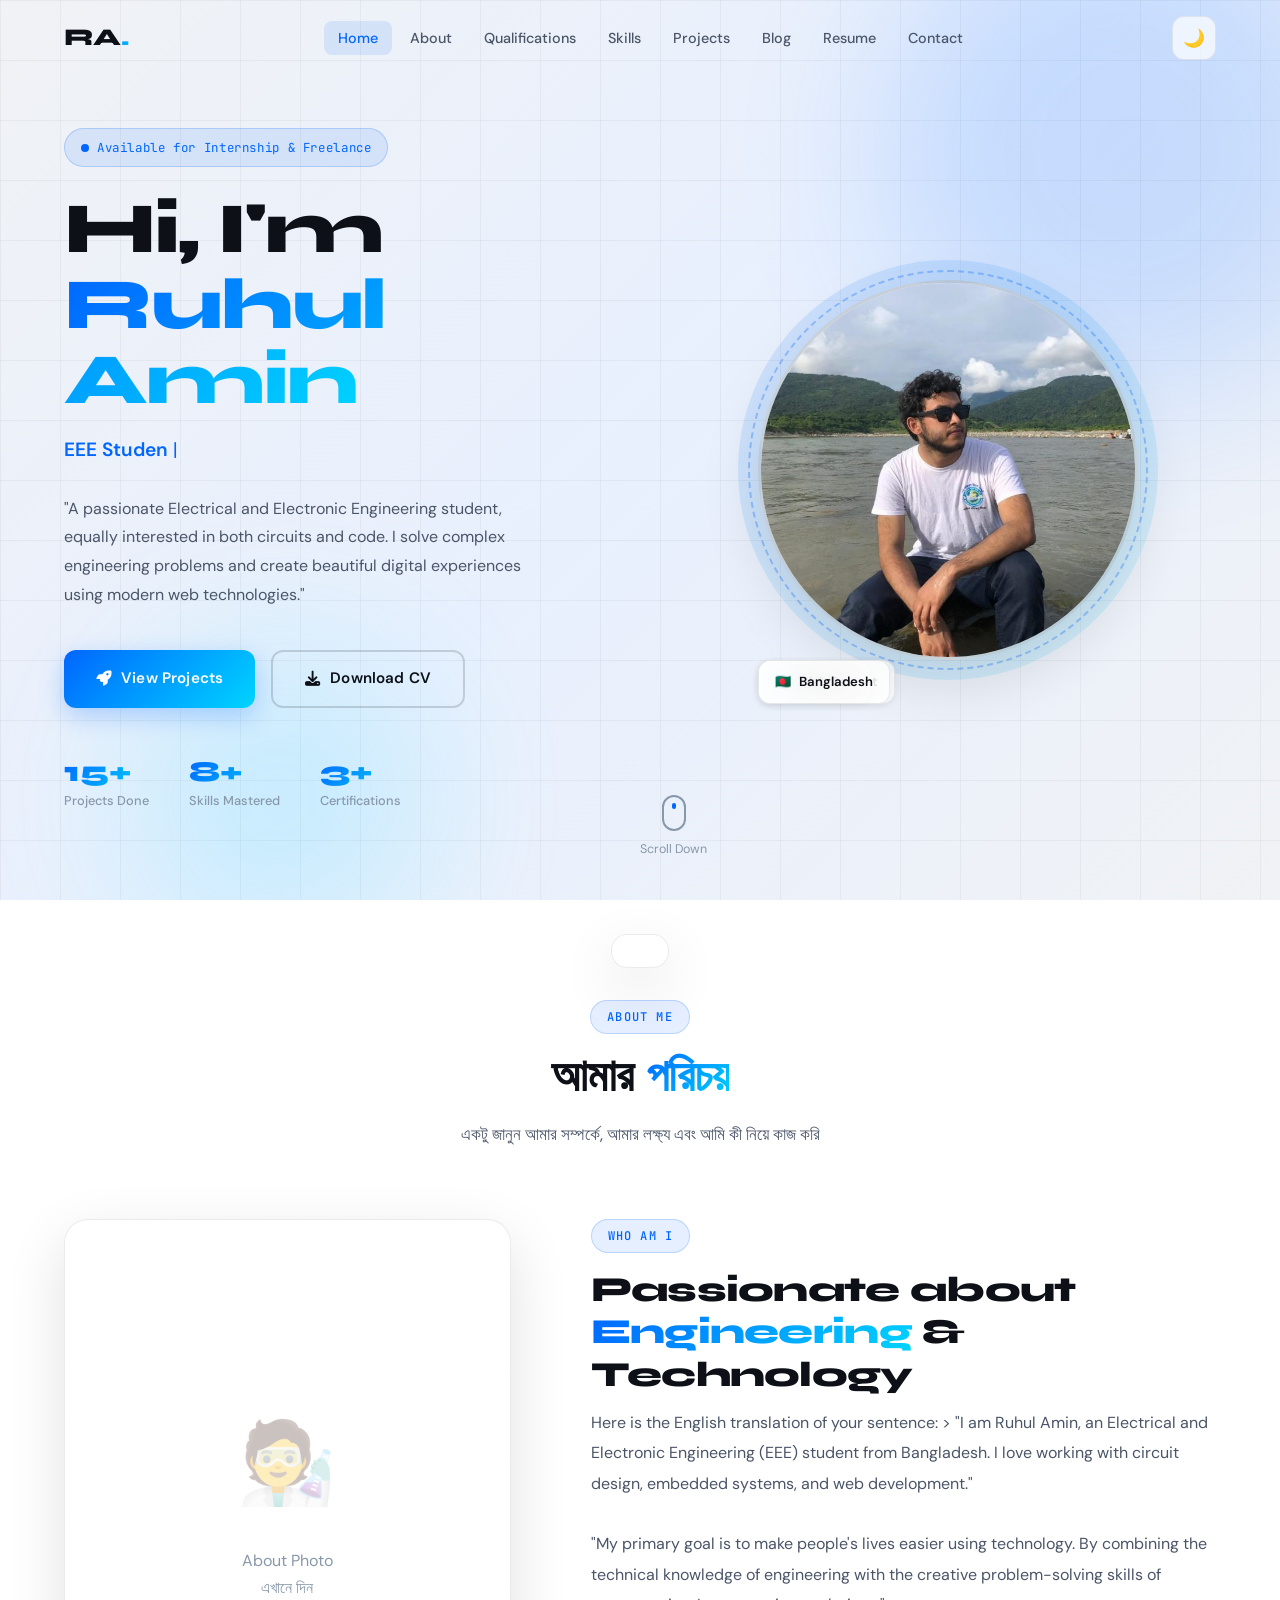
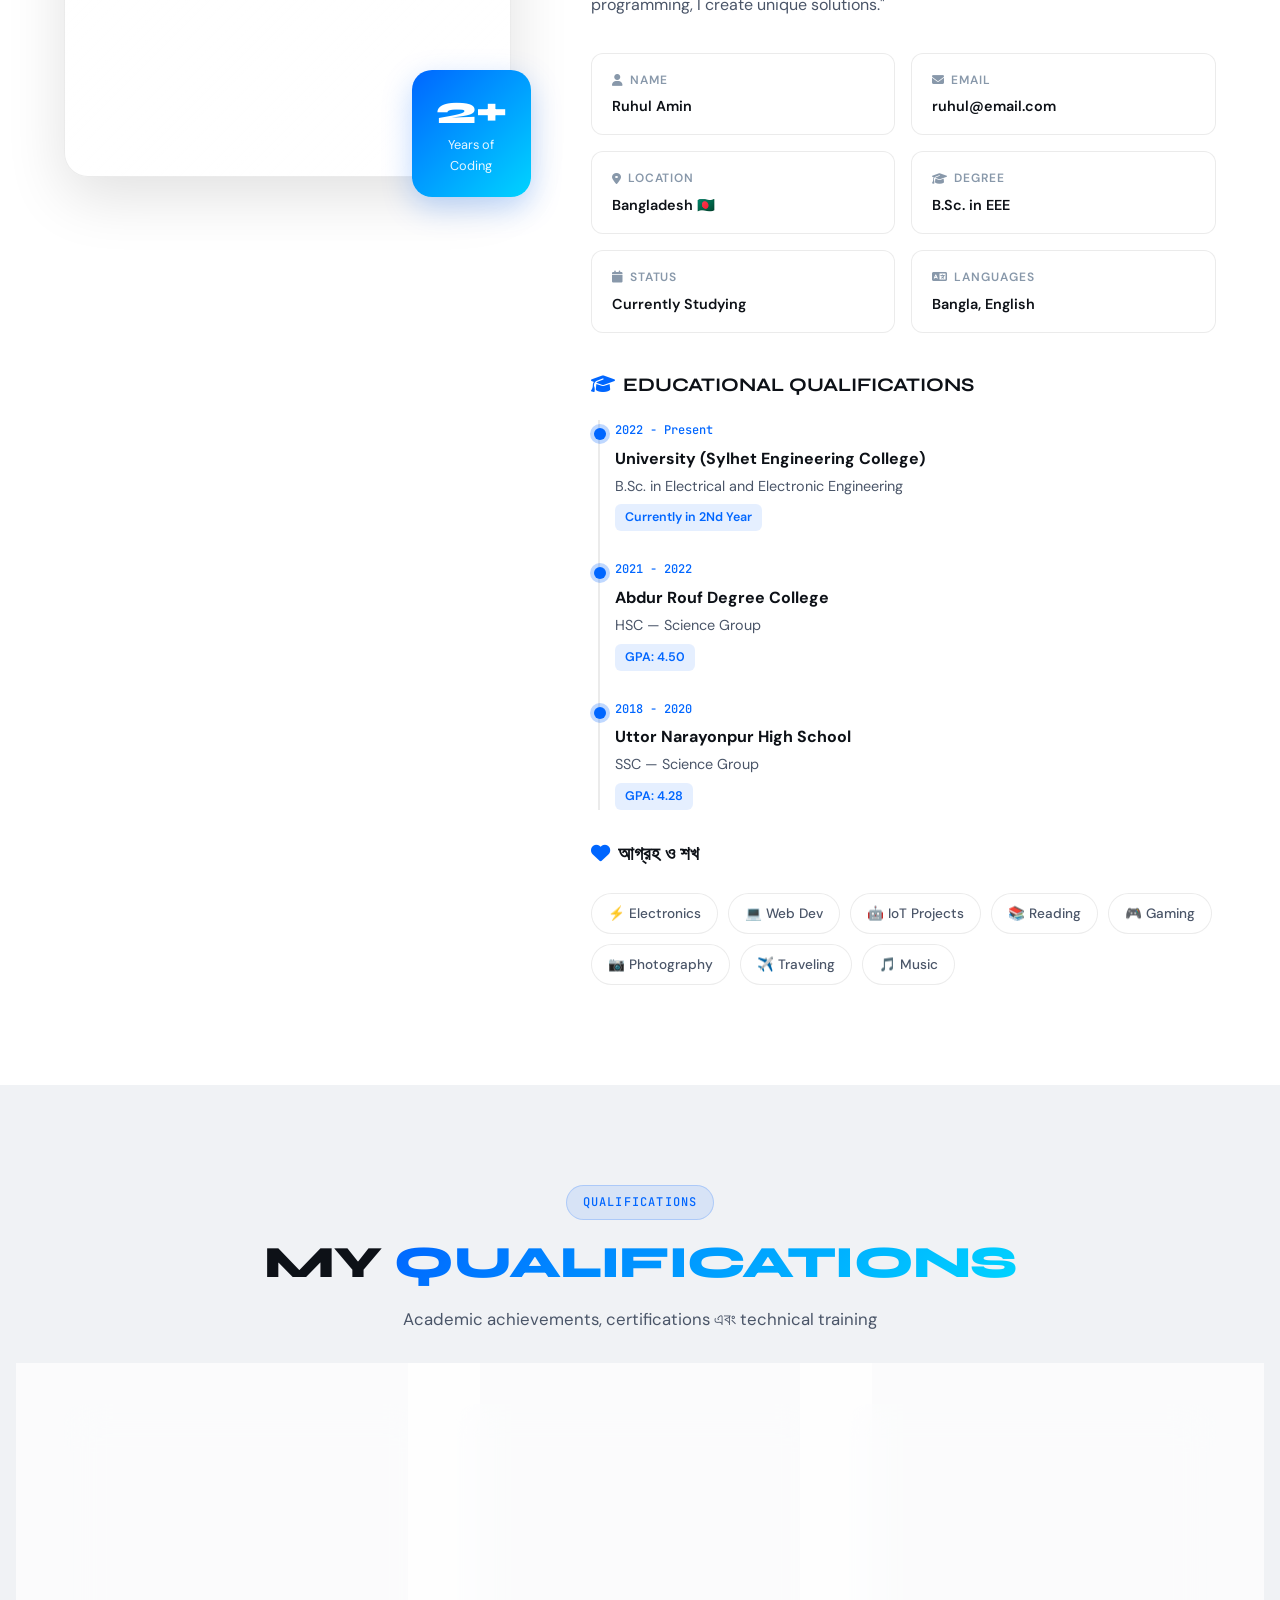
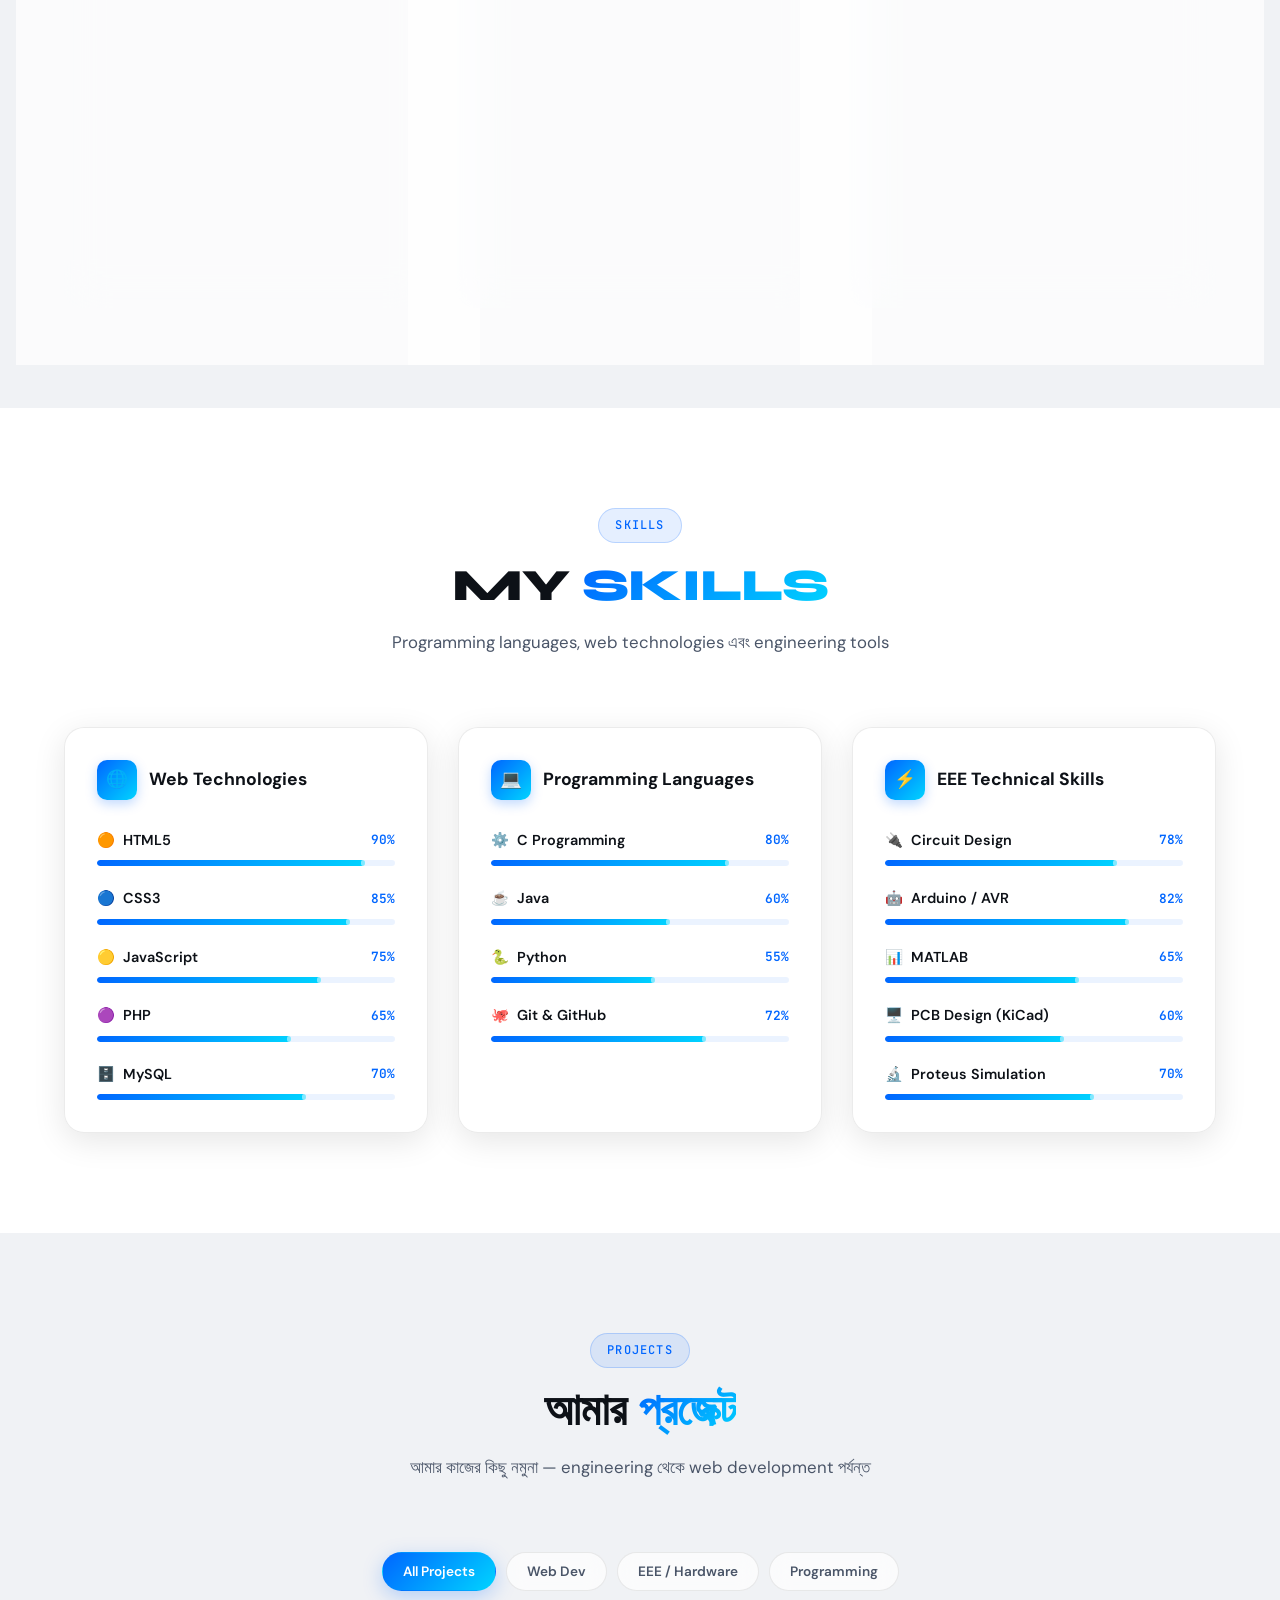
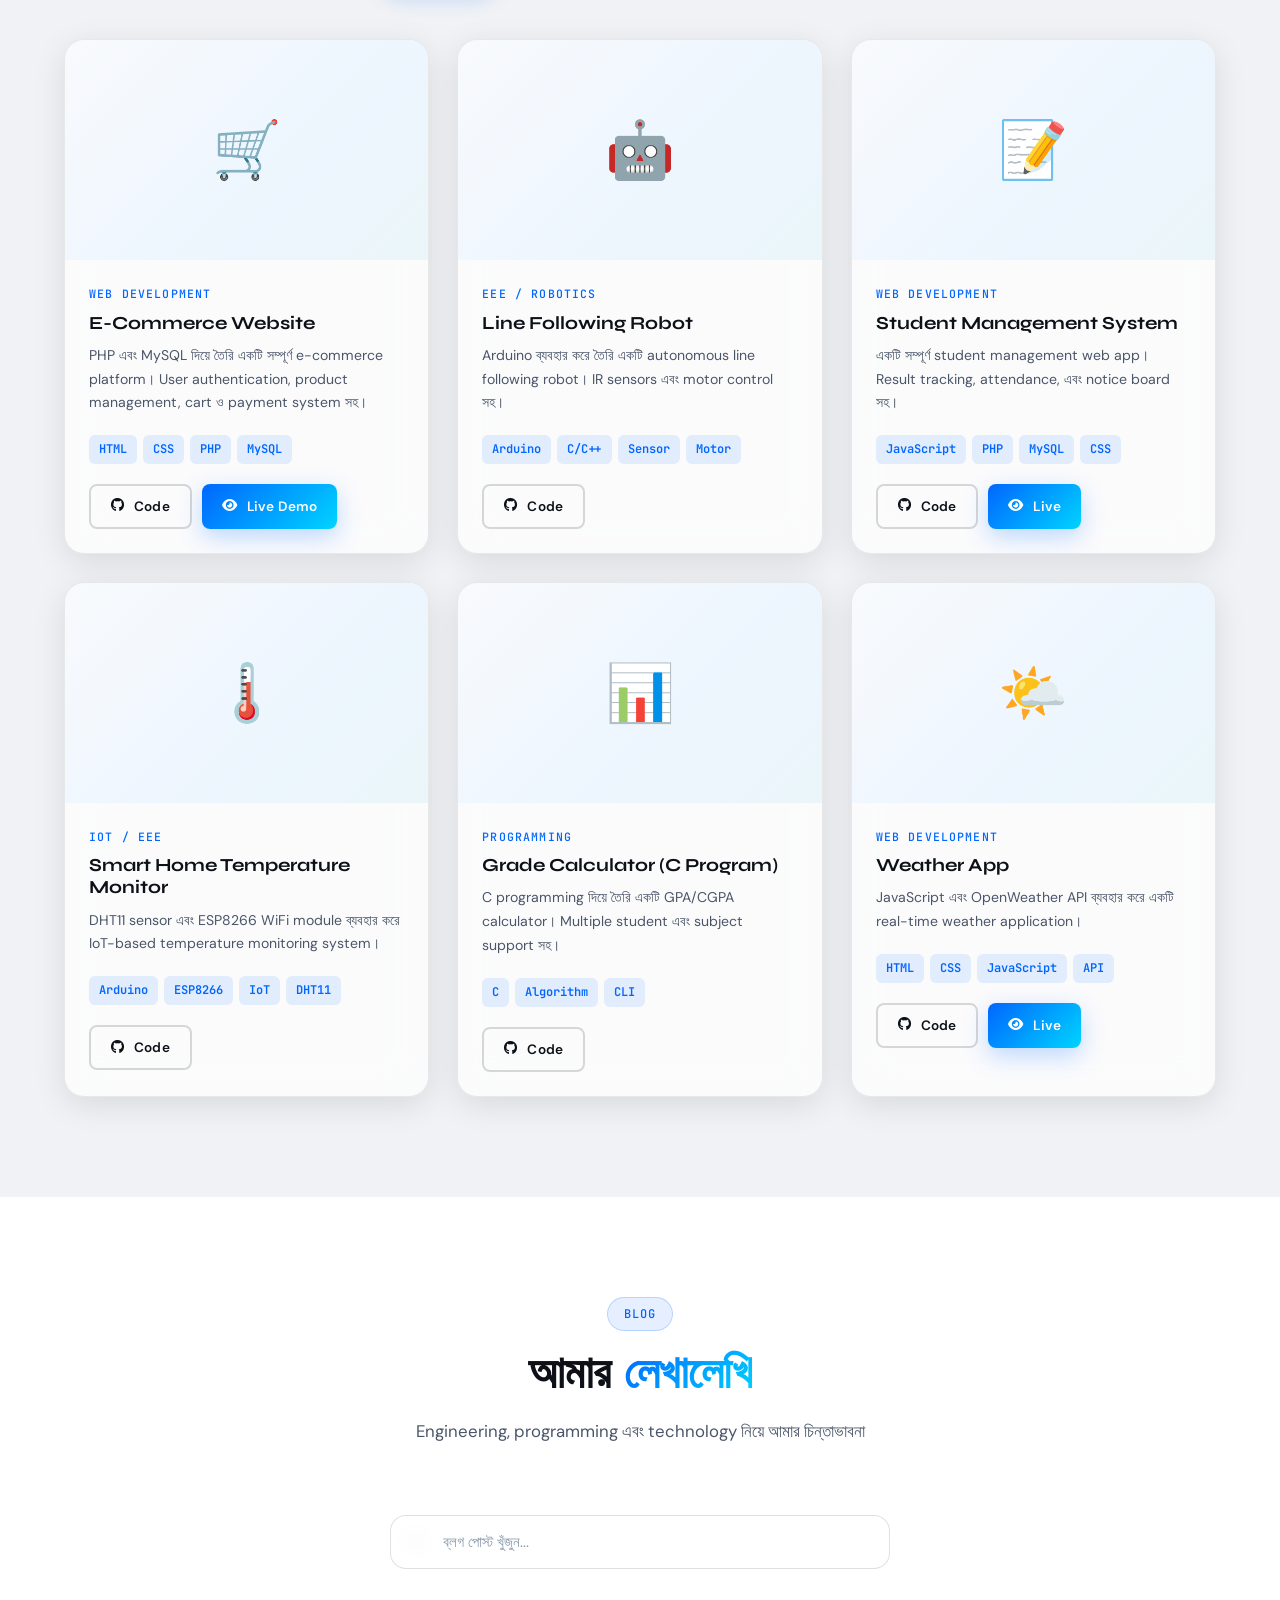
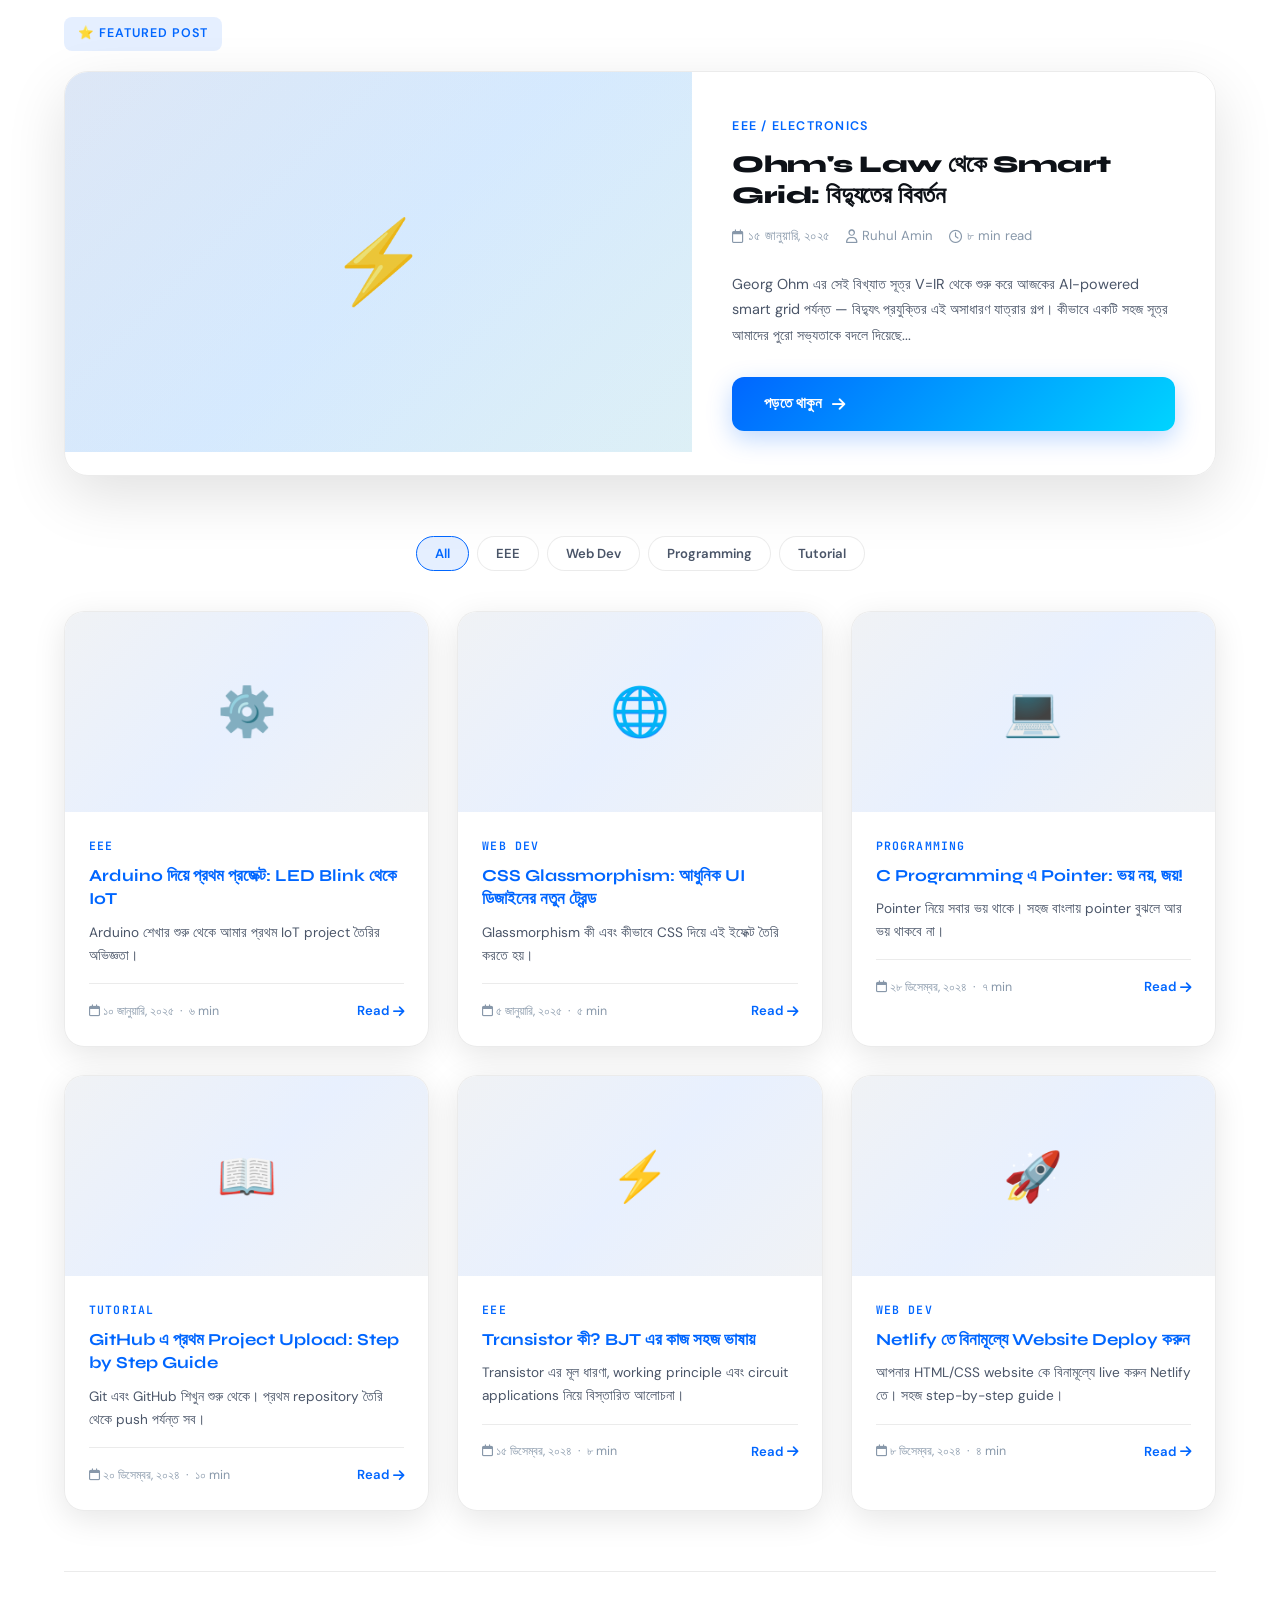
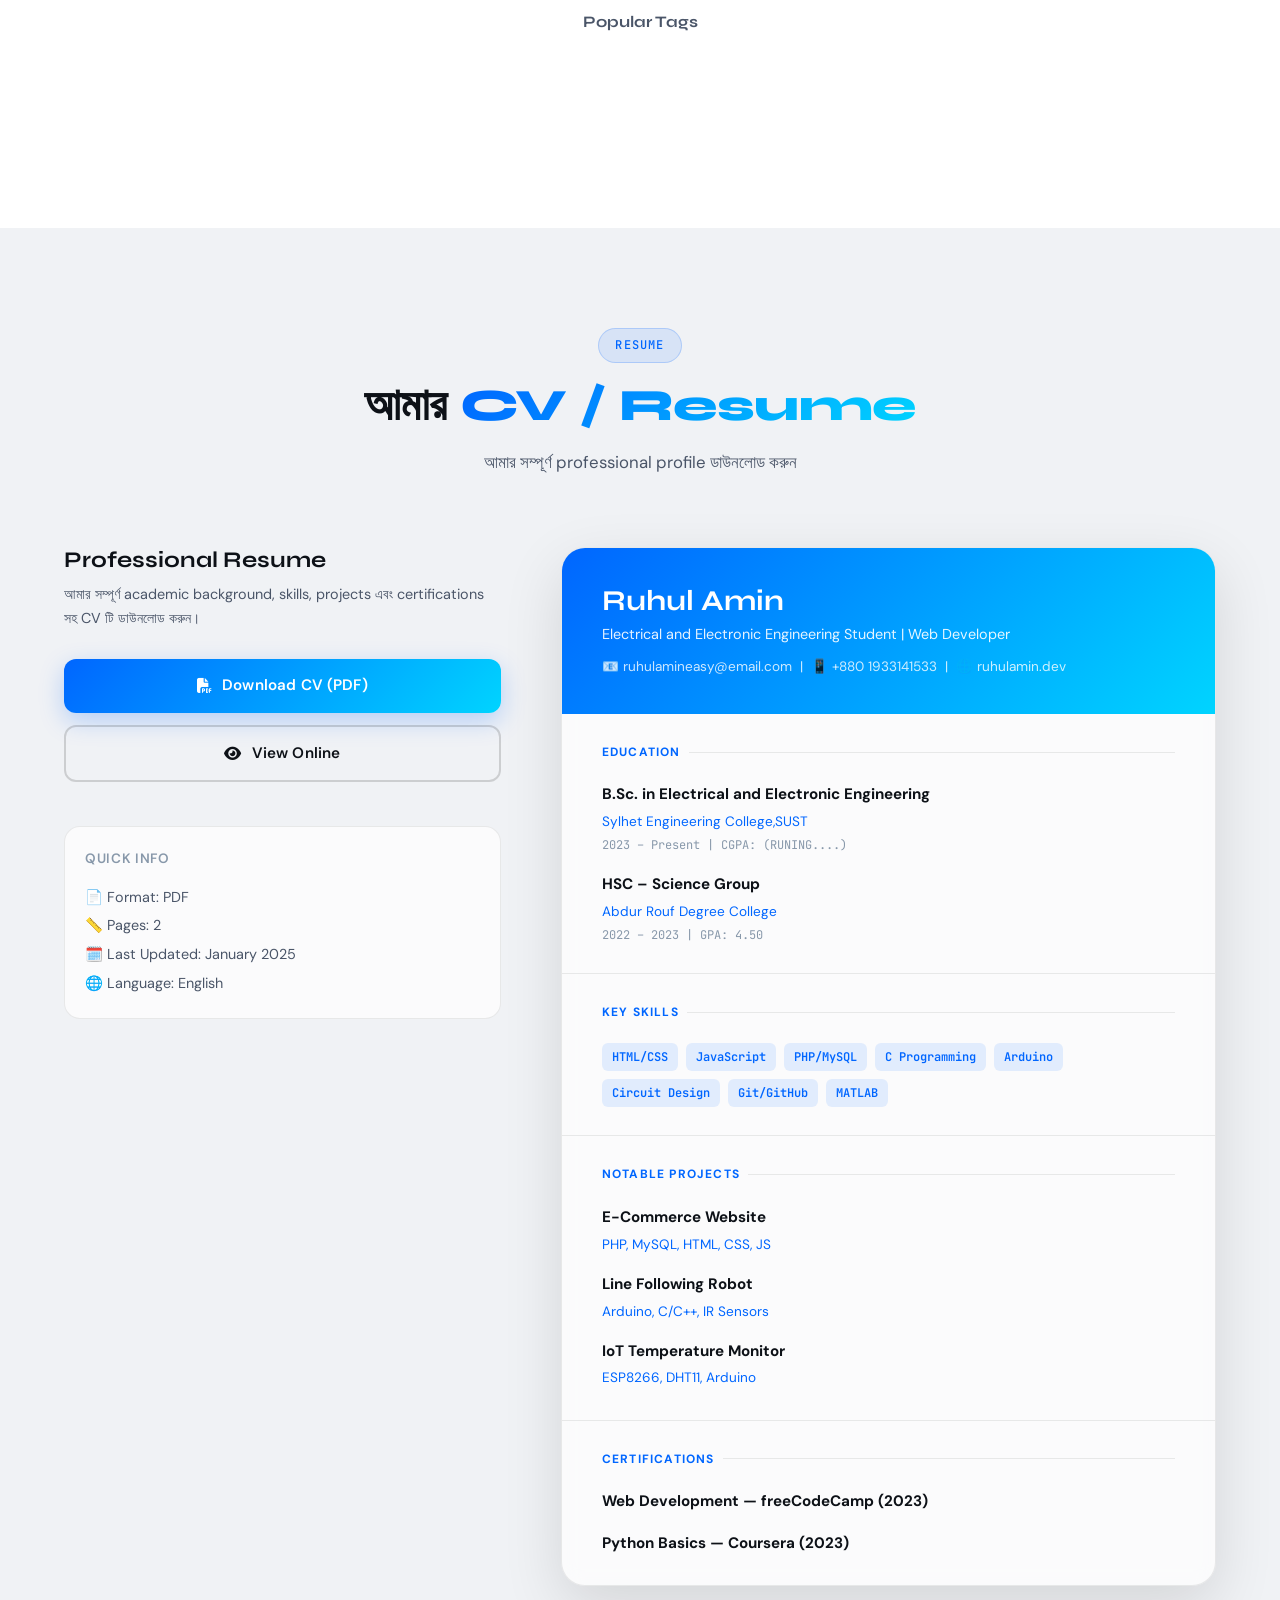
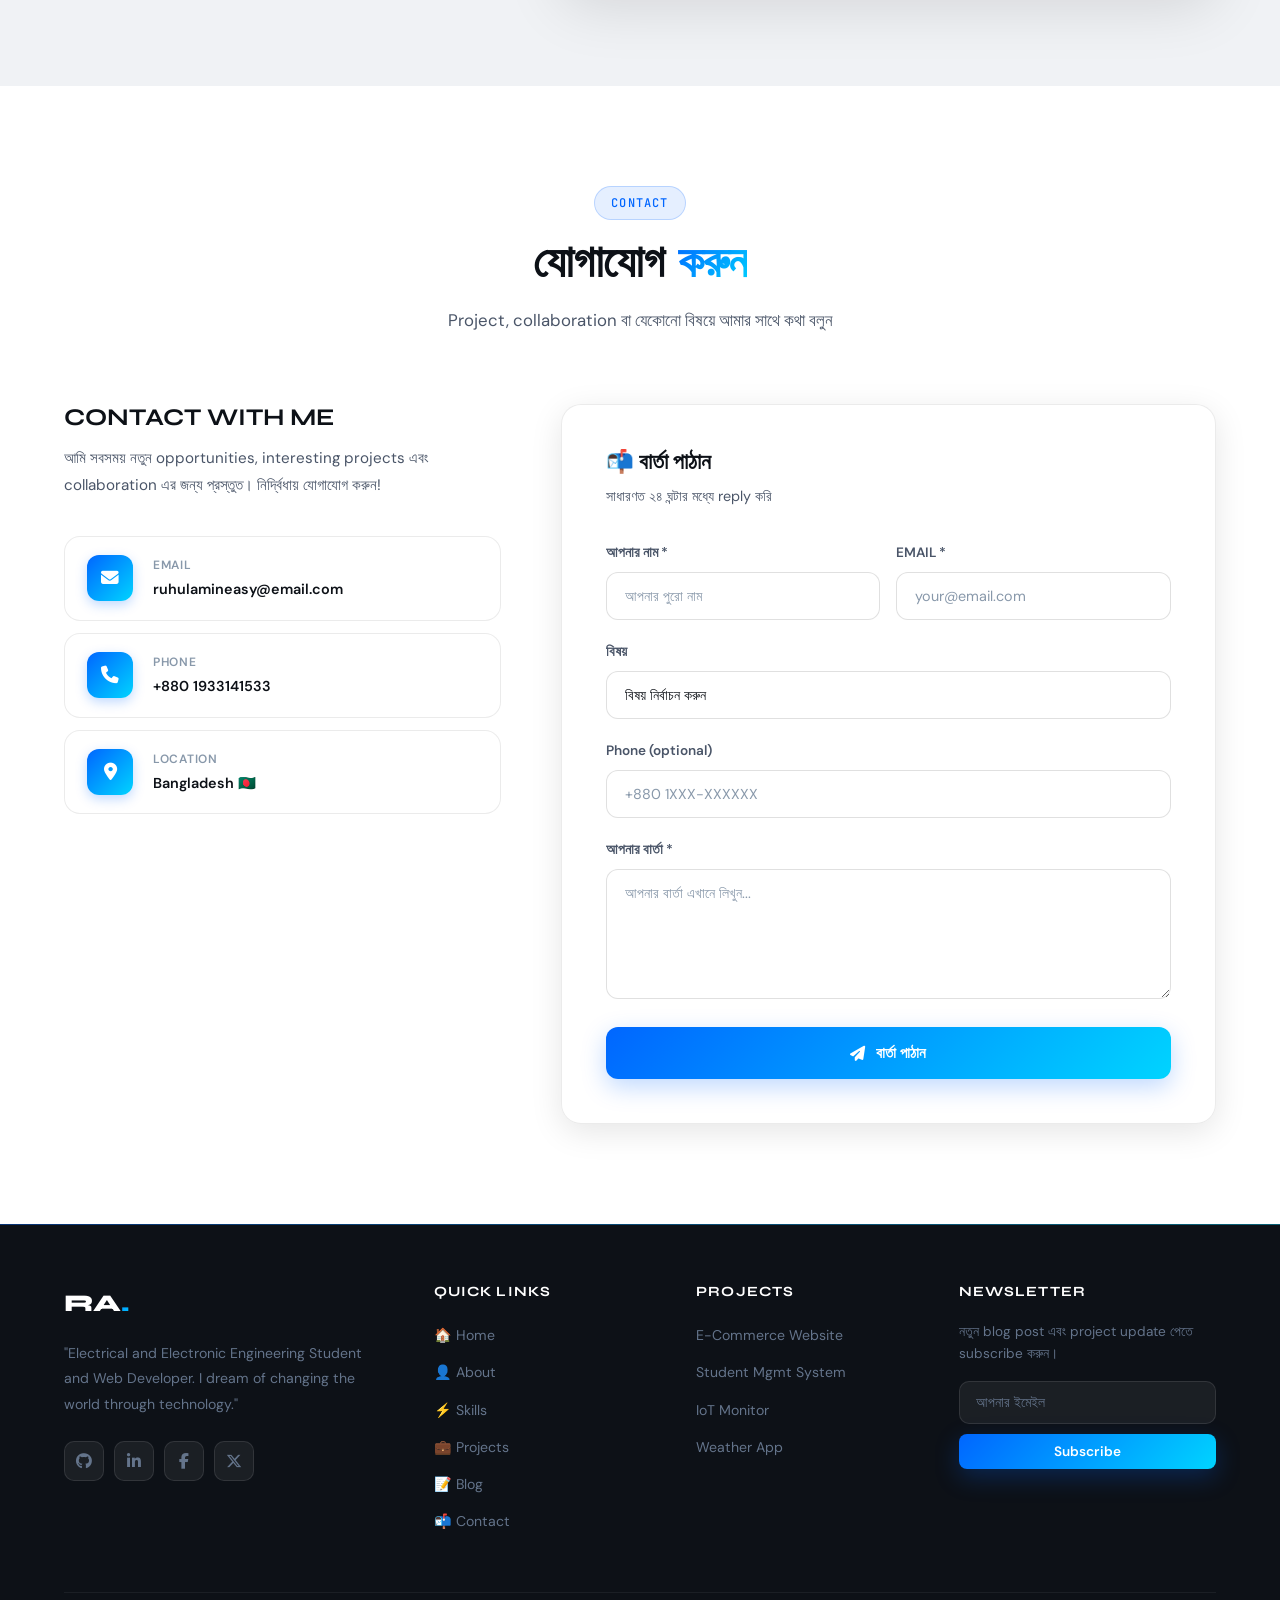
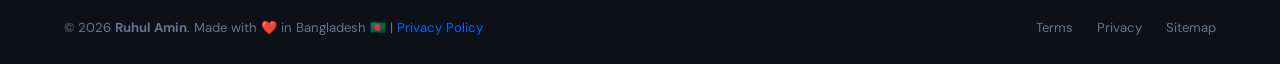
<file: index.html>
<!DOCTYPE html>
<html lang="en">
<head>
  <meta charset="UTF-8" />
  <meta name="viewport" content="width=device-width, initial-scale=1.0" />
  <meta name="description" content="Ruhul Amin - Electrical and Electronic Engineering Student & Web Developer. Portfolio showcasing projects, skills, and blog." />
  <meta name="keywords" content="Ruhul Amin, EEE, portfolio, web developer, electrical engineering, Bangladesh" />
  <meta name="author" content="Ruhul Amin" />

  <!-- Open Graph -->
  <meta property="og:title" content="Ruhul Amin | EEE Student & Web Developer" />
  <meta property="og:description" content="Portfolio of Ruhul Amin — EEE student, web developer, and tech enthusiast from Bangladesh." />
  <meta property="og:type" content="website" />
  <meta property="og:url" content="https://ruhulamin.dev" />

  <title>Ruhul Amin | EEE Student & Web Developer</title>

  <!-- Favicon -->
  <link rel="icon" type="image/svg+xml" href="data:image/svg+xml,<svg xmlns='http://www.w3.org/2000/svg' viewBox='0 0 100 100'><text y='.9em' font-size='90'>⚡</text></svg>" />

  <!-- Google Fonts -->
  <link rel="preconnect" href="https://fonts.googleapis.com" />
  <link rel="preconnect" href="https://fonts.gstatic.com" crossorigin />
  <link href="https://fonts.googleapis.com/css2?family=Syne:wght@400;500;600;700;800&family=DM+Sans:ital,wght@0,300;0,400;0,500;0,600;1,400&family=JetBrains+Mono:wght@400;500&display=swap" rel="stylesheet" />

  <!-- Font Awesome Icons -->
  <link rel="stylesheet" href="https://cdnjs.cloudflare.com/ajax/libs/font-awesome/6.5.0/css/all.min.css" />

  <!-- Main CSS -->
  <link rel="stylesheet" href="css/style.css" />
</head>
<body>

<!-- ==================== PAGE LOADER ==================== -->
<div id="pageLoader" class="page-loader" aria-hidden="true">
  <div class="loader-content">
    <div class="loader-logo">Ruhul Amin</div>
    <div class="loader-bar"><div class="loader-bar-fill"></div></div>
  </div>
</div>

<!-- ==================== NAVIGATION ==================== -->
<nav id="navbar" role="navigation" aria-label="Main navigation">
  <div class="container nav-container">

    <a href="#hero" class="nav-logo" aria-label="Ruhul Amin Home">
      RA<span>.</span>
    </a>

    <!-- Desktop Nav Links -->
    <ul class="nav-links" role="list">
      <li><a href="#hero">Home</a></li>
      <li><a href="#about">About</a></li>
      <li><a href="#qualifications">Qualifications</a></li>
      <li><a href="#skills">Skills</a></li>
      <li><a href="#projects">Projects</a></li>
      <li><a href="#blog">Blog</a></li>
      <li><a href="#resume">Resume</a></li>
      <li><a href="#contact">Contact</a></li>
    </ul>

    <div class="nav-actions">
      <button class="theme-toggle" id="themeToggle" aria-label="Toggle dark mode" title="Toggle theme">🌙</button>
      <button class="nav-hamburger" id="navHamburger" aria-label="Toggle mobile menu" aria-expanded="false">
        <span></span><span></span><span></span>
      </button>
    </div>

  </div>

  <!-- Mobile Nav -->
  <div id="navMobile" class="nav-mobile" role="navigation" aria-label="Mobile navigation">
    <a href="#hero">🏠 Home</a>
    <a href="#about">👤 About</a>
    <a href="#qualifications">🎓 Qualifications</a>
    <a href="#skills">⚡ Skills</a>
    <a href="#projects">💼 Projects</a>
    <a href="#blog">📝 Blog</a>
    <a href="#resume">📄 Resume</a>
    <a href="#contact">📬 Contact</a>
  </div>
</nav>

<!-- ==================== HERO SECTION ==================== -->
<section id="hero" aria-label="Hero section">
  <!-- Background elements -->
  <div class="hero-orb hero-orb-1" aria-hidden="true"></div>
  <div class="hero-orb hero-orb-2" aria-hidden="true"></div>

  <div class="container">
    <div class="hero-content">

      <!-- Text Column -->
      <div class="hero-text">
        <div class="hero-badge" aria-label="Status">
          <span class="badge-dot" aria-hidden="true"></span>
          Available for Internship & Freelance
        </div>

        <h1 class="hero-name">
          Hi, I'm<br />
          <span class="gradient-text">Ruhul Amin</span>
        </h1>

        <p class="hero-title">
          <span class="highlight" id="typedText" aria-label="Dynamic title"></span>
          <span style="color: var(--accent)">|</span>
        </p>

        <p class="hero-description">
          "A passionate Electrical and Electronic Engineering student, equally interested in both circuits and code. I solve complex engineering problems and create beautiful digital experiences using modern web technologies."
        </p>

        <div class="hero-buttons">
          <a href="#projects" class="btn btn-primary">
            <i class="fa-solid fa-rocket" aria-hidden="true"></i>
            View Projects
          </a>
          <a href="assets/Ruhul_Amin_CV.pdf" class="btn btn-outline" download aria-label="Download CV">
            <i class="fa-solid fa-download" aria-hidden="true"></i>
            Download CV
          </a>
        </div>

        <!-- Stats -->
        <div class="hero-stats" role="list" aria-label="Statistics">
          <div class="stat-item" role="listitem">
            <div class="stat-number" data-count="15" data-suffix="+">0+</div>
            <div class="stat-label">Projects Done</div>
          </div>
          <div class="stat-item" role="listitem">
            <div class="stat-number" data-count="8" data-suffix="+">0+</div>
            <div class="stat-label">Skills Mastered</div>
          </div>
          <div class="stat-item" role="listitem">
            <div class="stat-number" data-count="3" data-suffix="+">0+</div>
            <div class="stat-label">Certifications</div>
          </div>
        </div>
      </div>

      <!-- Image Column -->
      <div class="hero-image-wrapper">
        <div class="hero-image-frame">
          <div class="hero-image-bg" aria-hidden="true"></div>
          <div class="hero-image-ring" aria-hidden="true"></div>
          <div class="hero-image-circle">
            <!-- প্রোফাইল ছবি এখানে দিন: <img src="raruhul.jpeg" alt="Ruhul Amin" /> -->
            <div class="hero-image-placeholder">
              <img src="images/raruhul.jpeg" alt="Ruhul Amin" class="hero-img" />
              <!-- <p>আপনার ছবি এখানে<br/>দিন</p> -->
            </div>
          </div>

          <!-- Floating Tech Badges -->
          <div class="tech-badge" aria-hidden="true">
            <span>⚡</span> EEE Student
          </div>
          <div class="tech-badge" aria-hidden="true">
            <span>🌐</span> Web Dev
          </div>
          <div class="tech-badge" aria-hidden="true">
            <span>🇧🇩</span> Bangladesh
          </div>
        </div>
      </div>

    </div>
  </div>

  <!-- Scroll Indicator -->
  <div class="scroll-indicator" aria-hidden="true">
    <div class="scroll-mouse"><div class="scroll-wheel"></div></div>
    <span>Scroll Down</span>
  </div>
</section>

<!-- ==================== ABOUT SECTION ==================== -->
<section id="about" class="section-padding" aria-label="About section">
  <div class="container">

    <div class="section-header animate-on-scroll">
      <span class="section-tag">About Me</span>
      <h2 class="section-title">আমার <span>পরিচয়</span></h2>
      <p class="section-subtitle">একটু জানুন আমার সম্পর্কে, আমার লক্ষ্য এবং আমি কী নিয়ে কাজ করি</p>
    </div>

    <div class="about-grid">

      <!-- Image Column -->
      <div class="about-image-col animate-on-scroll">
        <div class="about-image-card">
          <!-- <img src="images/about.jpg" alt="Ruhul Amin working" /> -->
          <div class="img-placeholder">
            <span>🧑‍🔬</span>
            <p>About Photo<br/>এখানে দিন</p>
          </div>
        </div>
        <div class="about-experience-badge">
          <div class="years">2+</div>
          <div class="label">Years of<br>Coding</div>
        </div>
      </div>

      <!-- Content Column -->
      <div class="about-content animate-on-scroll">
        <span class="section-tag">Who Am I</span>
        <h2>Passionate about <span>Engineering</span> & Technology</h2>

        <p class="about-intro">
          Here is the English translation of your sentence:

> "I am Ruhul Amin, an Electrical and Electronic Engineering (EEE) student from Bangladesh. I love working with circuit design, embedded systems, and web development."
          <br /><br />
          "My primary goal is to make people's lives easier using technology. By combining the technical knowledge of engineering with the creative problem-solving skills of programming, I create unique solutions."
        </p>

        <!-- Info Grid -->
        <div class="about-info-grid">
          <div class="info-item">
            <div class="info-label"><i class="fa-solid fa-user" aria-hidden="true"></i> Name</div>
            <div class="info-value">Ruhul Amin</div>
          </div>
          <div class="info-item">
            <div class="info-label"><i class="fa-solid fa-envelope" aria-hidden="true"></i> Email</div>
            <div class="info-value">ruhul@email.com</div>
          </div>
          <div class="info-item">
            <div class="info-label"><i class="fa-solid fa-location-dot" aria-hidden="true"></i> Location</div>
            <div class="info-value">Bangladesh 🇧🇩</div>
          </div>
          <div class="info-item">
            <div class="info-label"><i class="fa-solid fa-graduation-cap" aria-hidden="true"></i> Degree</div>
            <div class="info-value">B.Sc. in EEE</div>
          </div>
          <div class="info-item">
            <div class="info-label"><i class="fa-solid fa-calendar" aria-hidden="true"></i> Status</div>
            <div class="info-value">Currently Studying</div>
          </div>
          <div class="info-item">
            <div class="info-label"><i class="fa-solid fa-language" aria-hidden="true"></i> Languages</div>
            <div class="info-value">Bangla, English</div>
          </div>
        </div>

        <!-- Education Timeline -->
        <h3 class="timeline-title"><i class="fa-solid fa-graduation-cap" style="color: var(--accent); margin-right: 8px;"></i>EDUCATIONAL QUALIFICATIONS</h3>
        <div class="timeline" role="list" aria-label="Education timeline">

          <div class="timeline-item" role="listitem">
            <div class="timeline-date">2022 - Present</div>
            <div class="timeline-school">University (Sylhet Engineering College)</div>
            <div class="timeline-degree">B.Sc. in Electrical and Electronic Engineering</div>
            <span class="timeline-result">Currently in 2Nd Year</span>
          </div>

          <div class="timeline-item" role="listitem">
            <div class="timeline-date">2021 - 2022</div>
            <div class="timeline-school">Abdur Rouf Degree College</div>
            <div class="timeline-degree">HSC — Science Group</div>
            <span class="timeline-result">GPA: 4.50</span>
          </div>

          <div class="timeline-item" role="listitem">
            <div class="timeline-date">2018 - 2020</div>
            <div class="timeline-school">Uttor Narayonpur High School</div>
            <div class="timeline-degree">SSC — Science Group</div>
            <span class="timeline-result">GPA: 4.28</span>
          </div>

        </div>

        <!-- Interests -->
        <h3 class="timeline-title" style="margin-top: 32px;">
          <i class="fa-solid fa-heart" style="color: var(--accent); margin-right: 8px;"></i>আগ্রহ ও শখ
        </h3>
        <div class="interests-list" role="list" aria-label="Interests and hobbies">
          <span class="interest-tag" role="listitem">⚡ Electronics</span>
          <span class="interest-tag" role="listitem">💻 Web Dev</span>
          <span class="interest-tag" role="listitem">🤖 IoT Projects</span>
          <span class="interest-tag" role="listitem">📚 Reading</span>
          <span class="interest-tag" role="listitem">🎮 Gaming</span>
          <span class="interest-tag" role="listitem">📷 Photography</span>
          <span class="interest-tag" role="listitem">✈️ Traveling</span>
          <span class="interest-tag" role="listitem">🎵 Music</span>
        </div>

      </div>
    </div>
  </div>
</section>

<!-- ==================== QUALIFICATIONS ==================== -->
<section id="qualifications" class="section-padding" aria-label="Qualifications section">
  <div class="container">

    <div class="section-header animate-on-scroll">
      <span class="section-tag">Qualifications</span>
      <h2 class="section-title">MY <span>QUALIFICATIONS</span></h2>
      <p class="section-subtitle">Academic achievements, certifications এবং technical training</p>
    </div>

    <div class="qual-grid">

      <!-- Academic -->
      <div class="glass-card qual-card animate-on-scroll">
        <div class="qual-card-icon">🎓</div>
        <h3>Academic Qualifications</h3>
        <div class="qual-item">
          <div class="qual-dot"></div>
          <div>
            <div class="qual-item-title">B.Sc. in EEE (Ongoing)</div>
            <div class="qual-item-meta">Sylhet Engineering College • 2023 – Present</div>
            <span class="qual-item-badge badge-info">In Progress</span>
          </div>
        </div>
        <div class="qual-item">
          <div class="qual-dot"></div>
          <div>
            <div class="qual-item-title">HSC – Science</div>
            <div class="qual-item-meta">Abdur Rouf Degree College • 2022</div>
            <span class="qual-item-badge badge-success">GPA 4.50</span>
          </div>
        </div>
        <div class="qual-item">
          <div class="qual-dot"></div>
          <div>
            <div class="qual-item-title">SSC – Science</div>
            <div class="qual-item-meta">Uttor Narayonpur High School • 2020</div>
            <span class="qual-item-badge badge-success">GPA 4.28</span>
          </div>
        </div>
      </div>

      <!-- Certifications -->
      <div class="glass-card qual-card animate-on-scroll">
        <div class="qual-card-icon">📜</div>
        <h3>Certifications</h3>
        <div class="qual-item">
          <div class="qual-dot"></div>
          <div>
            <div class="qual-item-title">Web Development Fundamentals</div>
            <div class="qual-item-meta">W3 School • 2023</div>
            <span class="qual-item-badge badge-success">Completed</span>
          </div>
        </div>
        <div class="qual-item">
          <div class="qual-dot"></div>
          <div>
            <div class="qual-item-title">Python for Beginners</div>
            <div class="qual-item-meta">Coursera • 2023</div>
            <span class="qual-item-badge badge-success">Completed</span>
          </div>
        </div>
        <div class="qual-item">
          <div class="qual-dot"></div>
          <div>
            <div class="qual-item-title">Arduino & IoT Basics</div>
            <div class="qual-item-meta">Udemy/OTHERS • PRESENT</div>
            <span class="qual-item-badge badge-success">ONGOING</span>
          </div>
        </div>
      </div>

      <!-- Technical Training -->
      <div class="glass-card qual-card animate-on-scroll">
        <div class="qual-card-icon">🔧</div>
        <h3>Technical Training</h3>
        <div class="qual-item">
          <div class="qual-dot"></div>
          <div>
            <div class="qual-item-title">PCB Design with KiCad</div>
            <div class="qual-item-meta">Self-taught • 3 months</div>
            <span class="qual-item-badge badge-success">Proficient</span>
          </div>
        </div>
        <div class="qual-item">
          <div class="qual-dot"></div>
          <div>
            <div class="qual-item-title">MATLAB & Simulink</div>
            <div class="qual-item-meta">University Lab • 2023</div>
            <span class="qual-item-badge badge-info">Intermediate</span>
          </div>
        </div>
        <div class="qual-item">
          <div class="qual-dot"></div>
          <div>
            <div class="qual-item-title">Embedded C / Arduino</div>
            <div class="qual-item-meta">Self-taught • 6 months</div>
            <span class="qual-item-badge badge-success">Proficient</span>
          </div>
        </div>
      </div>

      <!-- Achievements -->
      <!-- P -->

    </div>
  </div>
</section>

<!-- ==================== SKILLS SECTION ==================== -->
<section id="skills" class="section-padding" aria-label="Skills section">
  <div class="container">

    <div class="section-header animate-on-scroll">
      <span class="section-tag">Skills</span>
      <h2 class="section-title">MY <span>SKILLS</span></h2>
      <p class="section-subtitle">Programming languages, web technologies এবং engineering tools</p>
    </div>

    <div class="skills-grid">

      <!-- Web Technologies -->
      <div class="glass-card skill-category-card animate-on-scroll">
        <div class="skill-category-title">
          <div class="skill-category-icon">🌐</div>
          Web Technologies
        </div>

        <div class="skill-item">
          <div class="skill-header">
            <span class="skill-name"><span>🟠</span> HTML5</span>
            <span class="skill-percent">90%</span>
          </div>
          <div class="skill-bar-track"><div class="skill-bar-fill" data-width="90" role="progressbar" aria-valuenow="90" aria-valuemin="0" aria-valuemax="100" aria-label="HTML skill level"></div></div>
        </div>

        <div class="skill-item">
          <div class="skill-header">
            <span class="skill-name"><span>🔵</span> CSS3</span>
            <span class="skill-percent">85%</span>
          </div>
          <div class="skill-bar-track"><div class="skill-bar-fill" data-width="85" role="progressbar" aria-valuenow="85" aria-valuemin="0" aria-valuemax="100" aria-label="CSS skill level"></div></div>
        </div>

        <div class="skill-item">
          <div class="skill-header">
            <span class="skill-name"><span>🟡</span> JavaScript</span>
            <span class="skill-percent">75%</span>
          </div>
          <div class="skill-bar-track"><div class="skill-bar-fill" data-width="75" role="progressbar" aria-valuenow="75" aria-valuemin="0" aria-valuemax="100" aria-label="JavaScript skill level"></div></div>
        </div>

        <div class="skill-item">
          <div class="skill-header">
            <span class="skill-name"><span>🟣</span> PHP</span>
            <span class="skill-percent">65%</span>
          </div>
          <div class="skill-bar-track"><div class="skill-bar-fill" data-width="65" role="progressbar" aria-valuenow="65" aria-valuemin="0" aria-valuemax="100" aria-label="PHP skill level"></div></div>
        </div>

        <div class="skill-item">
          <div class="skill-header">
            <span class="skill-name"><span>🗄️</span> MySQL</span>
            <span class="skill-percent">70%</span>
          </div>
          <div class="skill-bar-track"><div class="skill-bar-fill" data-width="70" role="progressbar" aria-valuenow="70" aria-valuemin="0" aria-valuemax="100" aria-label="MySQL skill level"></div></div>
        </div>
      </div>

      <!-- Programming Languages -->
      <div class="glass-card skill-category-card animate-on-scroll">
        <div class="skill-category-title">
          <div class="skill-category-icon">💻</div>
          Programming Languages
        </div>

        <div class="skill-item">
          <div class="skill-header">
            <span class="skill-name"><span>⚙️</span> C Programming</span>
            <span class="skill-percent">80%</span>
          </div>
          <div class="skill-bar-track"><div class="skill-bar-fill" data-width="80" role="progressbar" aria-valuenow="80" aria-valuemin="0" aria-valuemax="100" aria-label="C Programming skill level"></div></div>
        </div>

        <div class="skill-item">
          <div class="skill-header">
            <span class="skill-name"><span>☕</span> Java</span>
            <span class="skill-percent">60%</span>
          </div>
          <div class="skill-bar-track"><div class="skill-bar-fill" data-width="60" role="progressbar" aria-valuenow="60" aria-valuemin="0" aria-valuemax="100" aria-label="Java skill level"></div></div>
        </div>

        <div class="skill-item">
          <div class="skill-header">
            <span class="skill-name"><span>🐍</span> Python</span>
            <span class="skill-percent">55%</span>
          </div>
          <div class="skill-bar-track"><div class="skill-bar-fill" data-width="55" role="progressbar" aria-valuenow="55" aria-valuemin="0" aria-valuemax="100" aria-label="Python skill level"></div></div>
        </div>

        <div class="skill-item">
          <div class="skill-header">
            <span class="skill-name"><span>🐙</span> Git & GitHub</span>
            <span class="skill-percent">72%</span>
          </div>
          <div class="skill-bar-track"><div class="skill-bar-fill" data-width="72" role="progressbar" aria-valuenow="72" aria-valuemin="0" aria-valuemax="100" aria-label="Git skill level"></div></div>
        </div>
      </div>

      <!-- EEE Skills -->
      <div class="glass-card skill-category-card animate-on-scroll">
        <div class="skill-category-title">
          <div class="skill-category-icon">⚡</div>
          EEE Technical Skills
        </div>

        <div class="skill-item">
          <div class="skill-header">
            <span class="skill-name"><span>🔌</span> Circuit Design</span>
            <span class="skill-percent">78%</span>
          </div>
          <div class="skill-bar-track"><div class="skill-bar-fill" data-width="78"></div></div>
        </div>

        <div class="skill-item">
          <div class="skill-header">
            <span class="skill-name"><span>🤖</span> Arduino / AVR</span>
            <span class="skill-percent">82%</span>
          </div>
          <div class="skill-bar-track"><div class="skill-bar-fill" data-width="82"></div></div>
        </div>

        <div class="skill-item">
          <div class="skill-header">
            <span class="skill-name"><span>📊</span> MATLAB</span>
            <span class="skill-percent">65%</span>
          </div>
          <div class="skill-bar-track"><div class="skill-bar-fill" data-width="65"></div></div>
        </div>

        <div class="skill-item">
          <div class="skill-header">
            <span class="skill-name"><span>🖥️</span> PCB Design (KiCad)</span>
            <span class="skill-percent">60%</span>
          </div>
          <div class="skill-bar-track"><div class="skill-bar-fill" data-width="60"></div></div>
        </div>

        <div class="skill-item">
          <div class="skill-header">
            <span class="skill-name"><span>🔬</span> Proteus Simulation</span>
            <span class="skill-percent">70%</span>
          </div>
          <div class="skill-bar-track"><div class="skill-bar-fill" data-width="70"></div></div>
        </div>
      </div>

    </div>
  </div>
</section>

<!-- ==================== PROJECTS SECTION ==================== -->
<section id="projects" class="section-padding" aria-label="Projects section">
  <div class="container">

    <div class="section-header animate-on-scroll">
      <span class="section-tag">Projects</span>
      <h2 class="section-title">আমার <span>প্রজেক্ট</span></h2>
      <p class="section-subtitle">আমার কাজের কিছু নমুনা — engineering থেকে web development পর্যন্ত</p>
    </div>

    <!-- Filter Buttons -->
    <div class="project-filters" role="tablist" aria-label="Project filters">
      <button class="filter-btn active" data-filter="all" role="tab" aria-selected="true">All Projects</button>
      <button class="filter-btn" data-filter="web" role="tab" aria-selected="false">Web Dev</button>
      <button class="filter-btn" data-filter="eee" role="tab" aria-selected="false">EEE / Hardware</button>
      <button class="filter-btn" data-filter="programming" role="tab" aria-selected="false">Programming</button>
    </div>

    <!-- Projects Grid -->
    <div class="projects-grid">

      <!-- Project 1 -->
      <article class="glass-card project-card animate-on-scroll" data-category="web">
        <div class="project-card-image">
          <div class="project-card-image-placeholder" aria-hidden="true">🛒</div>
          <div class="project-overlay">
            <a href="https://github.com/ruhulamin" class="btn btn-primary btn-sm" target="_blank" rel="noopener" aria-label="View on GitHub">
              <i class="fab fa-github"></i> GitHub
            </a>
            <a href="#" class="btn btn-outline btn-sm" target="_blank" rel="noopener" style="color: white; border-color: white;" aria-label="Live Demo">
              <i class="fa-solid fa-arrow-up-right-from-square"></i> Demo
            </a>
          </div>
        </div>
        <div class="project-card-body">
          <div class="project-category">Web Development</div>
          <h3 class="project-card-title">E-Commerce Website</h3>
          <p class="project-card-desc">PHP এবং MySQL দিয়ে তৈরি একটি সম্পূর্ণ e-commerce platform। User authentication, product management, cart ও payment system সহ।</p>
          <div class="project-tech-stack">
            <span class="tech-tag">HTML</span>
            <span class="tech-tag">CSS</span>
            <span class="tech-tag">PHP</span>
            <span class="tech-tag">MySQL</span>
          </div>
          <div class="project-card-links">
            <a href="https://github.com/ruhulamin" class="btn btn-outline btn-sm" target="_blank" rel="noopener">
              <i class="fab fa-github"></i> Code
            </a>
            <a href="#" class="btn btn-primary btn-sm" target="_blank" rel="noopener">
              <i class="fa-solid fa-eye"></i> Live Demo
            </a>
          </div>
        </div>
      </article>

      <!-- Project 2 -->
      <article class="glass-card project-card animate-on-scroll" data-category="eee">
        <div class="project-card-image">
          <div class="project-card-image-placeholder" aria-hidden="true">🤖</div>
          <div class="project-overlay">
            <a href="https://github.com/ruhulamin" class="btn btn-primary btn-sm" target="_blank" rel="noopener">
              <i class="fab fa-github"></i> GitHub
            </a>
          </div>
        </div>
        <div class="project-card-body">
          <div class="project-category">EEE / Robotics</div>
          <h3 class="project-card-title">Line Following Robot</h3>
          <p class="project-card-desc">Arduino ব্যবহার করে তৈরি একটি autonomous line following robot। IR sensors এবং motor control সহ।</p>
          <div class="project-tech-stack">
            <span class="tech-tag">Arduino</span>
            <span class="tech-tag">C/C++</span>
            <span class="tech-tag">Sensor</span>
            <span class="tech-tag">Motor</span>
          </div>
          <div class="project-card-links">
            <a href="https://github.com/ruhulamin" class="btn btn-outline btn-sm" target="_blank" rel="noopener">
              <i class="fab fa-github"></i> Code
            </a>
          </div>
        </div>
      </article>

      <!-- Project 3 -->
      <article class="glass-card project-card animate-on-scroll" data-category="web">
        <div class="project-card-image">
          <div class="project-card-image-placeholder" aria-hidden="true">📝</div>
          <div class="project-overlay">
            <a href="https://github.com/ruhulamin" class="btn btn-primary btn-sm" target="_blank" rel="noopener">
              <i class="fab fa-github"></i> GitHub
            </a>
            <a href="#" class="btn btn-outline btn-sm" target="_blank" rel="noopener" style="color: white; border-color: white;">
              <i class="fa-solid fa-eye"></i> Demo
            </a>
          </div>
        </div>
        <div class="project-card-body">
          <div class="project-category">Web Development</div>
          <h3 class="project-card-title">Student Management System</h3>
          <p class="project-card-desc">একটি সম্পূর্ণ student management web app। Result tracking, attendance, এবং notice board সহ।</p>
          <div class="project-tech-stack">
            <span class="tech-tag">JavaScript</span>
            <span class="tech-tag">PHP</span>
            <span class="tech-tag">MySQL</span>
            <span class="tech-tag">CSS</span>
          </div>
          <div class="project-card-links">
            <a href="https://github.com/ruhulamin" class="btn btn-outline btn-sm" target="_blank" rel="noopener">
              <i class="fab fa-github"></i> Code
            </a>
            <a href="#" class="btn btn-primary btn-sm" target="_blank" rel="noopener">
              <i class="fa-solid fa-eye"></i> Live
            </a>
          </div>
        </div>
      </article>

      <!-- Project 4 -->
      <article class="glass-card project-card animate-on-scroll" data-category="eee">
        <div class="project-card-image">
          <div class="project-card-image-placeholder" aria-hidden="true">🌡️</div>
          <div class="project-overlay">
            <a href="https://github.com/ruhulamin" class="btn btn-primary btn-sm" target="_blank" rel="noopener">
              <i class="fab fa-github"></i> GitHub
            </a>
          </div>
        </div>
        <div class="project-card-body">
          <div class="project-category">IoT / EEE</div>
          <h3 class="project-card-title">Smart Home Temperature Monitor</h3>
          <p class="project-card-desc">DHT11 sensor এবং ESP8266 WiFi module ব্যবহার করে IoT-based temperature monitoring system।</p>
          <div class="project-tech-stack">
            <span class="tech-tag">Arduino</span>
            <span class="tech-tag">ESP8266</span>
            <span class="tech-tag">IoT</span>
            <span class="tech-tag">DHT11</span>
          </div>
          <div class="project-card-links">
            <a href="https://github.com/ruhulamin" class="btn btn-outline btn-sm" target="_blank" rel="noopener">
              <i class="fab fa-github"></i> Code
            </a>
          </div>
        </div>
      </article>

      <!-- Project 5 -->
      <article class="glass-card project-card animate-on-scroll" data-category="programming">
        <div class="project-card-image">
          <div class="project-card-image-placeholder" aria-hidden="true">📊</div>
          <div class="project-overlay">
            <a href="https://github.com/ruhulamin" class="btn btn-primary btn-sm" target="_blank" rel="noopener">
              <i class="fab fa-github"></i> GitHub
            </a>
          </div>
        </div>
        <div class="project-card-body">
          <div class="project-category">Programming</div>
          <h3 class="project-card-title">Grade Calculator (C Program)</h3>
          <p class="project-card-desc">C programming দিয়ে তৈরি একটি GPA/CGPA calculator। Multiple student এবং subject support সহ।</p>
          <div class="project-tech-stack">
            <span class="tech-tag">C</span>
            <span class="tech-tag">Algorithm</span>
            <span class="tech-tag">CLI</span>
          </div>
          <div class="project-card-links">
            <a href="https://github.com/ruhulamin" class="btn btn-outline btn-sm" target="_blank" rel="noopener">
              <i class="fab fa-github"></i> Code
            </a>
          </div>
        </div>
      </article>

      <!-- Project 6 -->
      <article class="glass-card project-card animate-on-scroll" data-category="web">
        <div class="project-card-image">
          <div class="project-card-image-placeholder" aria-hidden="true">🌤️</div>
          <div class="project-overlay">
            <a href="https://github.com/ruhulamin" class="btn btn-primary btn-sm" target="_blank" rel="noopener">
              <i class="fab fa-github"></i> GitHub
            </a>
            <a href="#" class="btn btn-outline btn-sm" target="_blank" rel="noopener" style="color: white; border-color: white;">
              <i class="fa-solid fa-eye"></i> Demo
            </a>
          </div>
        </div>
        <div class="project-card-body">
          <div class="project-category">Web Development</div>
          <h3 class="project-card-title">Weather App</h3>
          <p class="project-card-desc">JavaScript এবং OpenWeather API ব্যবহার করে একটি real-time weather application।</p>
          <div class="project-tech-stack">
            <span class="tech-tag">HTML</span>
            <span class="tech-tag">CSS</span>
            <span class="tech-tag">JavaScript</span>
            <span class="tech-tag">API</span>
          </div>
          <div class="project-card-links">
            <a href="https://github.com/ruhulamin" class="btn btn-outline btn-sm" target="_blank" rel="noopener">
              <i class="fab fa-github"></i> Code
            </a>
            <a href="#" class="btn btn-primary btn-sm" target="_blank" rel="noopener">
              <i class="fa-solid fa-eye"></i> Live
            </a>
          </div>
        </div>
      </article>

    </div>
  </div>
</section>

<!-- ==================== BLOG SECTION ==================== -->
<section id="blog" class="section-padding" aria-label="Blog section">
  <div class="container">

    <div class="section-header animate-on-scroll">
      <span class="section-tag">Blog</span>
      <h2 class="section-title">আমার <span>লেখালেখি</span></h2>
      <p class="section-subtitle">Engineering, programming এবং technology নিয়ে আমার চিন্তাভাবনা</p>
    </div>

    <!-- Search Bar -->
    <div class="blog-search-bar animate-on-scroll">
      <span class="search-icon" aria-hidden="true"><i class="fa-solid fa-magnifying-glass"></i></span>
      <input type="search" id="blogSearch" placeholder="ব্লগ পোস্ট খুঁজুন..." aria-label="Search blog posts" />
    </div>

    <!-- Featured Post -->
    <div class="blog-featured animate-on-scroll">
      <div class="featured-label">⭐ Featured Post</div>
      <div class="featured-card">
        <div class="featured-card-image" aria-hidden="true">⚡</div>
        <div class="featured-card-body">
          <div class="featured-card-category">EEE / Electronics</div>
          <h2 class="featured-card-title">Ohm's Law থেকে Smart Grid: বিদ্যুতের বিবর্তন</h2>
          <div class="blog-meta" aria-label="Post metadata">
            <span><i class="fa-regular fa-calendar" aria-hidden="true"></i> ১৫ জানুয়ারি, ২০২৫</span>
            <span><i class="fa-regular fa-user" aria-hidden="true"></i> Ruhul Amin</span>
            <span><i class="fa-regular fa-clock" aria-hidden="true"></i> ৮ min read</span>
          </div>
          <p class="featured-card-excerpt">
            Georg Ohm এর সেই বিখ্যাত সূত্র V=IR থেকে শুরু করে আজকের AI-powered smart grid পর্যন্ত — বিদ্যুৎ প্রযুক্তির এই অসাধারণ যাত্রার গল্প। কীভাবে একটি সহজ সূত্র আমাদের পুরো সভ্যতাকে বদলে দিয়েছে...
          </p>
          <a href="blog/post1.html" class="btn btn-primary" aria-label="Read full post">
            পড়তে থাকুন <i class="fa-solid fa-arrow-right" aria-hidden="true"></i>
          </a>
        </div>
      </div>
    </div>

    <!-- Category Filter -->
    <div class="blog-categories animate-on-scroll" role="tablist" aria-label="Blog categories">
      <button class="category-btn active" data-cat="all" role="tab">All</button>
      <button class="category-btn" data-cat="eee" role="tab">EEE</button>
      <button class="category-btn" data-cat="webdev" role="tab">Web Dev</button>
      <button class="category-btn" data-cat="programming" role="tab">Programming</button>
      <button class="category-btn" data-cat="tutorial" role="tab">Tutorial</button>
    </div>

    <!-- Blog Grid -->
    <div class="blog-grid">

      <article class="glass-card blog-card animate-on-scroll" data-category="eee">
        <div class="blog-card-image">⚙️</div>
        <div class="blog-card-body">
          <div class="blog-card-cat">EEE</div>
          <h3 class="blog-card-title">
            <a href="blog/post2.html">Arduino দিয়ে প্রথম প্রজেক্ট: LED Blink থেকে IoT</a>
          </h3>
          <p class="blog-card-excerpt">Arduino শেখার শুরু থেকে আমার প্রথম IoT project তৈরির অভিজ্ঞতা।</p>
          <div class="blog-card-footer">
            <span class="blog-card-meta">
              <i class="fa-regular fa-calendar" aria-hidden="true"></i> ১০ জানুয়ারি, ২০২৫ &nbsp;·&nbsp; ৬ min
            </span>
            <a href="blog/post2.html" class="read-more" aria-label="Read Arduino post">
              Read <i class="fa-solid fa-arrow-right" aria-hidden="true"></i>
            </a>
          </div>
        </div>
      </article>

      <article class="glass-card blog-card animate-on-scroll" data-category="webdev">
        <div class="blog-card-image">🌐</div>
        <div class="blog-card-body">
          <div class="blog-card-cat">Web Dev</div>
          <h3 class="blog-card-title">
            <a href="blog/post3.html">CSS Glassmorphism: আধুনিক UI ডিজাইনের নতুন ট্রেন্ড</a>
          </h3>
          <p class="blog-card-excerpt">Glassmorphism কী এবং কীভাবে CSS দিয়ে এই ইফেক্ট তৈরি করতে হয়।</p>
          <div class="blog-card-footer">
            <span class="blog-card-meta">
              <i class="fa-regular fa-calendar" aria-hidden="true"></i> ৫ জানুয়ারি, ২০২৫ &nbsp;·&nbsp; ৫ min
            </span>
            <a href="blog/post3.html" class="read-more" aria-label="Read CSS post">
              Read <i class="fa-solid fa-arrow-right" aria-hidden="true"></i>
            </a>
          </div>
        </div>
      </article>

      <article class="glass-card blog-card animate-on-scroll" data-category="programming">
        <div class="blog-card-image">💻</div>
        <div class="blog-card-body">
          <div class="blog-card-cat">Programming</div>
          <h3 class="blog-card-title">
            <a href="blog/post4.html">C Programming এ Pointer: ভয় নয়, জয়!</a>
          </h3>
          <p class="blog-card-excerpt">Pointer নিয়ে সবার ভয় থাকে। সহজ বাংলায় pointer বুঝলে আর ভয় থাকবে না।</p>
          <div class="blog-card-footer">
            <span class="blog-card-meta">
              <i class="fa-regular fa-calendar" aria-hidden="true"></i> ২৮ ডিসেম্বর, ২০২৪ &nbsp;·&nbsp; ৭ min
            </span>
            <a href="blog/post4.html" class="read-more" aria-label="Read C pointer post">
              Read <i class="fa-solid fa-arrow-right" aria-hidden="true"></i>
            </a>
          </div>
        </div>
      </article>

      <article class="glass-card blog-card animate-on-scroll" data-category="tutorial">
        <div class="blog-card-image">📖</div>
        <div class="blog-card-body">
          <div class="blog-card-cat">Tutorial</div>
          <h3 class="blog-card-title">
            <a href="blog/post5.html">GitHub এ প্রথম Project Upload: Step by Step Guide</a>
          </h3>
          <p class="blog-card-excerpt">Git এবং GitHub শিখুন শুরু থেকে। প্রথম repository তৈরি থেকে push পর্যন্ত সব।</p>
          <div class="blog-card-footer">
            <span class="blog-card-meta">
              <i class="fa-regular fa-calendar" aria-hidden="true"></i> ২০ ডিসেম্বর, ২০২৪ &nbsp;·&nbsp; ১০ min
            </span>
            <a href="blog/post5.html" class="read-more" aria-label="Read GitHub tutorial post">
              Read <i class="fa-solid fa-arrow-right" aria-hidden="true"></i>
            </a>
          </div>
        </div>
      </article>

      <article class="glass-card blog-card animate-on-scroll" data-category="eee">
        <div class="blog-card-image">⚡</div>
        <div class="blog-card-body">
          <div class="blog-card-cat">EEE</div>
          <h3 class="blog-card-title">
            <a href="blog/post6.html">Transistor কী? BJT এর কাজ সহজ ভাষায়</a>
          </h3>
          <p class="blog-card-excerpt">Transistor এর মূল ধারণা, working principle এবং circuit applications নিয়ে বিস্তারিত আলোচনা।</p>
          <div class="blog-card-footer">
            <span class="blog-card-meta">
              <i class="fa-regular fa-calendar" aria-hidden="true"></i> ১৫ ডিসেম্বর, ২০২৪ &nbsp;·&nbsp; ৮ min
            </span>
            <a href="blog/post6.html" class="read-more" aria-label="Read transistor post">
              Read <i class="fa-solid fa-arrow-right" aria-hidden="true"></i>
            </a>
          </div>
        </div>
      </article>

      <article class="glass-card blog-card animate-on-scroll" data-category="webdev">
        <div class="blog-card-image">🚀</div>
        <div class="blog-card-body">
          <div class="blog-card-cat">Web Dev</div>
          <h3 class="blog-card-title">
            <a href="blog/post7.html">Netlify তে বিনামূল্যে Website Deploy করুন</a>
          </h3>
          <p class="blog-card-excerpt">আপনার HTML/CSS website কে বিনামূল্যে live করুন Netlify তে। সহজ step-by-step guide।</p>
          <div class="blog-card-footer">
            <span class="blog-card-meta">
              <i class="fa-regular fa-calendar" aria-hidden="true"></i> ৮ ডিসেম্বর, ২০২৪ &nbsp;·&nbsp; ৪ min
            </span>
            <a href="blog/post7.html" class="read-more" aria-label="Read Netlify deployment post">
              Read <i class="fa-solid fa-arrow-right" aria-hidden="true"></i>
            </a>
          </div>
        </div>
      </article>

    </div>

    <!-- Tags Cloud -->
    <div class="blog-tags-section animate-on-scroll">
      <h3>Popular Tags</h3>
      <div class="tags-cloud" role="list" aria-label="Blog tags">
        <span class="tag" role="listitem">#Arduino</span>
        <span class="tag" role="listitem">#EEE</span>
        <span class="tag" role="listitem">#WebDevelopment</span>
        <span class="tag" role="listitem">#JavaScript</span>
        <span class="tag" role="listitem">#CircuitDesign</span>
        <span class="tag" role="listitem">#PHP</span>
        <span class="tag" role="listitem">#IoT</span>
        <span class="tag" role="listitem">#CSS</span>
        <span class="tag" role="listitem">#CProgramming</span>
        <span class="tag" role="listitem">#GitHub</span>
        <span class="tag" role="listitem">#Bangladesh</span>
        <span class="tag" role="listitem">#Engineering</span>
      </div>
    </div>

  </div>
</section>

<!-- ==================== RESUME SECTION ==================== -->
<section id="resume" class="section-padding" aria-label="Resume section">
  <div class="container">

    <div class="section-header animate-on-scroll">
      <span class="section-tag">Resume</span>
      <h2 class="section-title">আমার <span>CV / Resume</span></h2>
      <p class="section-subtitle">আমার সম্পূর্ণ professional profile ডাউনলোড করুন</p>
    </div>

    <div class="resume-layout">

      <!-- Actions -->
      <div class="resume-actions animate-on-scroll">
        <h3>Professional Resume</h3>
        <p>আমার সম্পূর্ণ academic background, skills, projects এবং certifications সহ CV টি ডাউনলোড করুন।</p>

        <a href="assets/Ruhul_Amin_CV.pdf" class="btn btn-primary" download aria-label="Download CV as PDF">
          <i class="fa-solid fa-file-pdf" aria-hidden="true"></i>
          Download CV (PDF)
        </a>
        <a href="assets/Ruhul_Amin_CV.pdf" class="btn btn-outline" target="_blank" rel="noopener" aria-label="View CV online">
          <i class="fa-solid fa-eye" aria-hidden="true"></i>
          View Online
        </a>

        <div style="margin-top: 32px; padding: 20px; background: var(--bg-card); border: 1px solid var(--border); border-radius: 16px;">
          <div style="font-size: 0.85rem; color: var(--text-muted); margin-bottom: 12px; font-weight: 600; text-transform: uppercase; letter-spacing: 0.05em;">Quick Info</div>
          <div style="font-size: 0.9rem; color: var(--text-secondary); line-height: 2;">
            📄 Format: PDF<br>
            📏 Pages: 2<br>
            🗓️ Last Updated: January 2025<br>
            🌐 Language: English
          </div>
        </div>
      </div>

      <!-- Resume Preview -->
      <div class="resume-preview animate-on-scroll">
        <div class="resume-preview-header">
          <h2>Ruhul Amin</h2>
          <p>Electrical and Electronic Engineering Student | Web Developer</p>
          <p style="margin-top: 8px; opacity: 0.8; font-size: 0.85rem;">
            📧 ruhulamineasy@email.com &nbsp;|&nbsp; 📱 +880 1933141533 &nbsp;|&nbsp; 🌐 ruhulamin.dev
          </p>
        </div>

        <div class="resume-section">
          <div class="resume-section-title">Education</div>
          <div class="resume-entry">
            <div class="resume-entry-title">B.Sc. in Electrical and Electronic Engineering</div>
            <div class="resume-entry-sub">Sylhet Engineering College,SUST</div>
            <div class="resume-entry-period">2023 – Present | CGPA: (RUNING....)</div>
          </div>
          <div class="resume-entry">
            <div class="resume-entry-title">HSC – Science Group</div>
            <div class="resume-entry-sub">Abdur Rouf Degree College</div>
            <div class="resume-entry-period">2022 – 2023 | GPA: 4.50</div>
          </div>
        </div>

        <div class="resume-section">
          <div class="resume-section-title">Key Skills</div>
          <div style="display: flex; flex-wrap: wrap; gap: 8px;">
            <span class="tech-tag">HTML/CSS</span>
            <span class="tech-tag">JavaScript</span>
            <span class="tech-tag">PHP/MySQL</span>
            <span class="tech-tag">C Programming</span>
            <span class="tech-tag">Arduino</span>
            <span class="tech-tag">Circuit Design</span>
            <span class="tech-tag">Git/GitHub</span>
            <span class="tech-tag">MATLAB</span>
          </div>
        </div>

        <div class="resume-section">
          <div class="resume-section-title">Notable Projects</div>
          <div class="resume-entry">
            <div class="resume-entry-title">E-Commerce Website</div>
            <div class="resume-entry-sub">PHP, MySQL, HTML, CSS, JS</div>
          </div>
          <div class="resume-entry">
            <div class="resume-entry-title">Line Following Robot</div>
            <div class="resume-entry-sub">Arduino, C/C++, IR Sensors</div>
          </div>
          <div class="resume-entry">
            <div class="resume-entry-title">IoT Temperature Monitor</div>
            <div class="resume-entry-sub">ESP8266, DHT11, Arduino</div>
          </div>
        </div>

        <div class="resume-section">
          <div class="resume-section-title">Certifications</div>
          <div class="resume-entry">
            <div class="resume-entry-title">Web Development — freeCodeCamp (2023)</div>
          </div>
          <div class="resume-entry">
            <div class="resume-entry-title">Python Basics — Coursera (2023)</div>
          </div>
        </div>

      </div>
    </div>
  </div>
</section>

<!-- ==================== CONTACT SECTION ==================== -->
<section id="contact" class="section-padding" aria-label="Contact section">
  <div class="container">

    <div class="section-header animate-on-scroll">
      <span class="section-tag">Contact</span>
      <h2 class="section-title">যোগাযোগ <span>করুন</span></h2>
      <p class="section-subtitle">Project, collaboration বা যেকোনো বিষয়ে আমার সাথে কথা বলুন</p>
    </div>

    <div class="contact-grid">

      <!-- Contact Info -->
      <div class="contact-info animate-on-scroll">
        <h3>CONTACT WITH ME</h3>
        <p>আমি সবসময় নতুন opportunities, interesting projects এবং collaboration এর জন্য প্রস্তুত। নির্দ্বিধায় যোগাযোগ করুন!</p>

        <div class="contact-items" role="list" aria-label="Contact information">
          <div class="contact-item" role="listitem">
            <div class="contact-item-icon" aria-hidden="true"><i class="fa-solid fa-envelope"></i></div>
            <div>
              <div class="contact-item-label">Email</div>
              <div class="contact-item-value">ruhulamineasy@email.com</div>
            </div>
          </div>

          <div class="contact-item" role="listitem">
            <div class="contact-item-icon" aria-hidden="true"><i class="fa-solid fa-phone"></i></div>
            <div>
              <div class="contact-item-label">Phone</div>
              <div class="contact-item-value">+880 1933141533</div>
            </div>
          </div>

          <div class="contact-item" role="listitem">
            <div class="contact-item-icon" aria-hidden="true"><i class="fa-solid fa-location-dot"></i></div>
            <div>
              <div class="contact-item-label">Location</div>
              <div class="contact-item-value">Bangladesh 🇧🇩</div>
            </div>
          </div>
        </div>

        <!-- Social Media Links -->
        <div class="social-links" role="list" aria-label="Social media links">
          <a href="https://github.com/ruhulamin" class="social-link" target="_blank" rel="noopener noreferrer" role="listitem" aria-label="GitHub Profile">
            <i class="fab fa-github" aria-hidden="true"></i>
          </a>
          <a href="https://linkedin.com/in/ruhulamin" class="social-link" target="_blank" rel="noopener noreferrer" role="listitem" aria-label="LinkedIn Profile">
            <i class="fab fa-linkedin-in" aria-hidden="true"></i>
          </a>
          <a href="https://facebook.com/ruhulamin" class="social-link" target="_blank" rel="noopener noreferrer" role="listitem" aria-label="Facebook Profile">
            <i class="fab fa-facebook-f" aria-hidden="true"></i>
          </a>
          <a href="https://twitter.com/ruhulamin" class="social-link" target="_blank" rel="noopener noreferrer" role="listitem" aria-label="Twitter Profile">
            <i class="fab fa-x-twitter" aria-hidden="true"></i>
          </a>
          <a href="https://youtube.com/@ruhulamin" class="social-link" target="_blank" rel="noopener noreferrer" role="listitem" aria-label="YouTube Channel">
            <i class="fab fa-youtube" aria-hidden="true"></i>
          </a>
        </div>
      </div>

      <!-- Contact Form -->
      <div class="glass-card contact-form-card animate-on-scroll">
        <h3 class="form-title">📬 বার্তা পাঠান</h3>
        <p class="form-subtitle">সাধারণত ২৪ ঘন্টার মধ্যে reply করি</p>

        <!-- ✅ Netlify Forms — সবচেয়ে সহজ! -->
        <form id="contactForm" name="contact" method="POST" data-netlify="true" data-netlify-honeypot="bot-field" aria-label="Contact form">
          <input type="hidden" name="form-name" value="contact" />
          <input type="hidden" name="subject" value="📬 নতুন Message — Ruhul এর Portfolio থেকে!" />
          <p style="display:none;"><input name="bot-field" /></p>

          <div class="form-row">
            <div class="form-group">
              <label for="contactName">আপনার নাম *</label>
              <input type="text" id="contactName" name="name" placeholder="আপনার পুরো নাম" required minlength="2" aria-required="true" />
            </div>
            <div class="form-group">
              <label for="contactEmail">EMAIL *</label>
              <input type="email" id="contactEmail" name="email" placeholder="your@email.com" required aria-required="true" />
            </div>
          </div>

          <div class="form-group">
            <label for="contactSubject">বিষয়</label>
            <select id="contactSubject" name="subject" aria-label="Select message subject">
              <option value="">বিষয় নির্বাচন করুন</option>
              <option value="project">Project Collaboration</option>
              <option value="freelance">Freelance Work</option>
              <option value="internship">Internship Opportunity</option>
              <option value="question">Technical Question</option>
              <option value="other">অন্যান্য</option>
            </select>
          </div>

          <div class="form-group">
            <label for="contactPhone">Phone (optional)</label>
            <input type="tel" id="contactPhone" name="phone" placeholder="+880 1XXX-XXXXXX" />
          </div>

          <div class="form-group">
            <label for="contactMessage">আপনার বার্তা *</label>
            <textarea id="contactMessage" name="message" placeholder="আপনার বার্তা এখানে লিখুন..." required minlength="10" aria-required="true"></textarea>
          </div>

          <button type="submit" class="btn btn-primary form-submit" id="submitBtn">
            <i class="fa-solid fa-paper-plane"></i> বার্তা পাঠান
          </button>
          <div id="formSuccess" style="display:none;text-align:center;padding:16px;background:rgba(16,185,129,0.1);border:1px solid rgba(16,185,129,0.3);border-radius:12px;color:#34d399;font-weight:600;margin-top:16px;">
            ✅ বার্তা পাঠানো হয়েছে! শীঘ্রই reply করব।
          </div>
          <div id="formError" style="display:none;text-align:center;padding:16px;background:rgba(239,68,68,0.1);border:1px solid rgba(239,68,68,0.3);border-radius:12px;color:#f87171;font-weight:600;margin-top:16px;">
            ❌ সমস্যা হয়েছে। আবার চেষ্টা করুন।
          </div>
        </form>
        <script>
        document.getElementById('contactForm').addEventListener('submit', async function(e) {
          e.preventDefault();
          const btn = document.getElementById('submitBtn');
          const ok  = document.getElementById('formSuccess');
          const err = document.getElementById('formError');

          btn.innerHTML = '<i class="fa-solid fa-spinner fa-spin"></i> পাঠানো হচ্ছে...';
          btn.disabled = true;
          ok.style.display = 'none';
          err.style.display = 'none';

          const formData = new FormData(this);

          try {
            const res = await fetch('/', {
              method: 'POST',
              headers: { 'Content-Type': 'application/x-www-form-urlencoded' },
              body: new URLSearchParams(formData).toString()
            });

            if (res.ok) {
              ok.style.display = 'block';
              this.reset();
              btn.innerHTML = '<i class="fa-solid fa-check"></i> পাঠানো হয়েছে!';
              setTimeout(() => {
                btn.innerHTML = '<i class="fa-solid fa-paper-plane"></i> বার্তা পাঠান';
                btn.disabled = false;
                ok.style.display = 'none';
              }, 5000);
            } else {
              throw new Error('Server error');
            }
          } catch(ex) {
            err.style.display = 'block';
            btn.innerHTML = '<i class="fa-solid fa-paper-plane"></i> বার্তা পাঠান';
            btn.disabled = false;
          }
        });
        </script>
      </div>

    </div>
  </div>
</section>

<!-- ==================== FOOTER ==================== -->
<footer id="footer" role="contentinfo">
  <div class="container">
    <div class="footer-grid">

      <!-- Brand -->
      <div class="footer-brand">
        <a href="#hero" class="nav-logo" aria-label="Back to top">RA<span>.</span></a>
        <p>"Electrical and Electronic Engineering Student and Web Developer. I dream of changing the world through technology."</p>
        <div class="footer-social" role="list" aria-label="Social media links">
          <a href="https://github.com/ruhul-amin33" class="footer-social-link" target="_blank" rel="noopener" role="listitem" aria-label="GitHub"><i class="fab fa-github" aria-hidden="true"></i></a>
          <a href="https://linkedin.com/in/ruhulamineasy" class="footer-social-link" target="_blank" rel="noopener" role="listitem" aria-label="LinkedIn"><i class="fab fa-linkedin-in" aria-hidden="true"></i></a>
          <a href="https://facebook.com/ruhulamineasy" class="footer-social-link" target="_blank" rel="noopener" role="listitem" aria-label="Facebook"><i class="fab fa-facebook-f" aria-hidden="true"></i></a>
          <a href="https://twitter.com/ruhulamineasy" class="footer-social-link" target="_blank" rel="noopener" role="listitem" aria-label="Twitter"><i class="fab fa-x-twitter" aria-hidden="true"></i></a>
        </div>
      </div>

      <!-- Quick Links -->
      <div class="footer-col">
        <h4>Quick Links</h4>
        <ul role="list">
          <li><a href="#hero">🏠 Home</a></li>
          <li><a href="#about">👤 About</a></li>
          <li><a href="#skills">⚡ Skills</a></li>
          <li><a href="#projects">💼 Projects</a></li>
          <li><a href="#blog">📝 Blog</a></li>
          <li><a href="#contact">📬 Contact</a></li>
        </ul>
      </div>

      <!-- Projects -->
      <div class="footer-col">
        <h4>Projects</h4>
        <ul role="list">
          <li><a href="#projects">E-Commerce Website</a></li>
          <!-- <li><a href="#projects">Line Following Robot</a></li> -->
          <li><a href="#projects">Student Mgmt System</a></li>
          <li><a href="#projects">IoT Monitor</a></li>
          <li><a href="#projects">Weather App</a></li>
        </ul>
      </div>

      <!-- Newsletter -->
      <div class="footer-col">
        <h4>Newsletter</h4>
        <p style="font-size: 0.85rem; color: #64748b; margin-bottom: 16px; line-height: 1.6;">নতুন blog post এবং project update পেতে subscribe করুন।</p>
        <div class="footer-newsletter">
          <input type="email" placeholder="আপনার ইমেইল" aria-label="Newsletter email subscription" />
          <button class="btn btn-primary btn-sm">Subscribe</button>
        </div>
      </div>

    </div>

    <!-- Footer Bottom -->
    <div class="footer-bottom">
      <p class="footer-copy">
        &copy; <span id="footerYear"></span> <strong>Ruhul Amin</strong>. Made with ❤️ in Bangladesh 🇧🇩
        | <a href="#hero">Privacy Policy</a>
      </p>
      <div class="footer-links" role="list" aria-label="Footer links">
        <a href="#" role="listitem">Terms</a>
        <a href="#" role="listitem">Privacy</a>
        <a href="sitemap.xml" role="listitem">Sitemap</a>
      </div>
    </div>
  </div>
</footer>

<!-- Back to Top Button -->
<button id="backToTop" class="back-to-top" aria-label="Back to top">
  <i class="fa-solid fa-chevron-up" aria-hidden="true"></i>
</button>

<!-- Toast Notification Container -->
<div id="toast" class="toast" role="alert" aria-live="polite"></div>

<!-- Main JavaScript -->
<script src="js/main.js"></script>

<!-- Footer Year -->
<script>
  document.getElementById('footerYear').textContent = new Date().getFullYear();
</script>

</body>
</html>
</file>
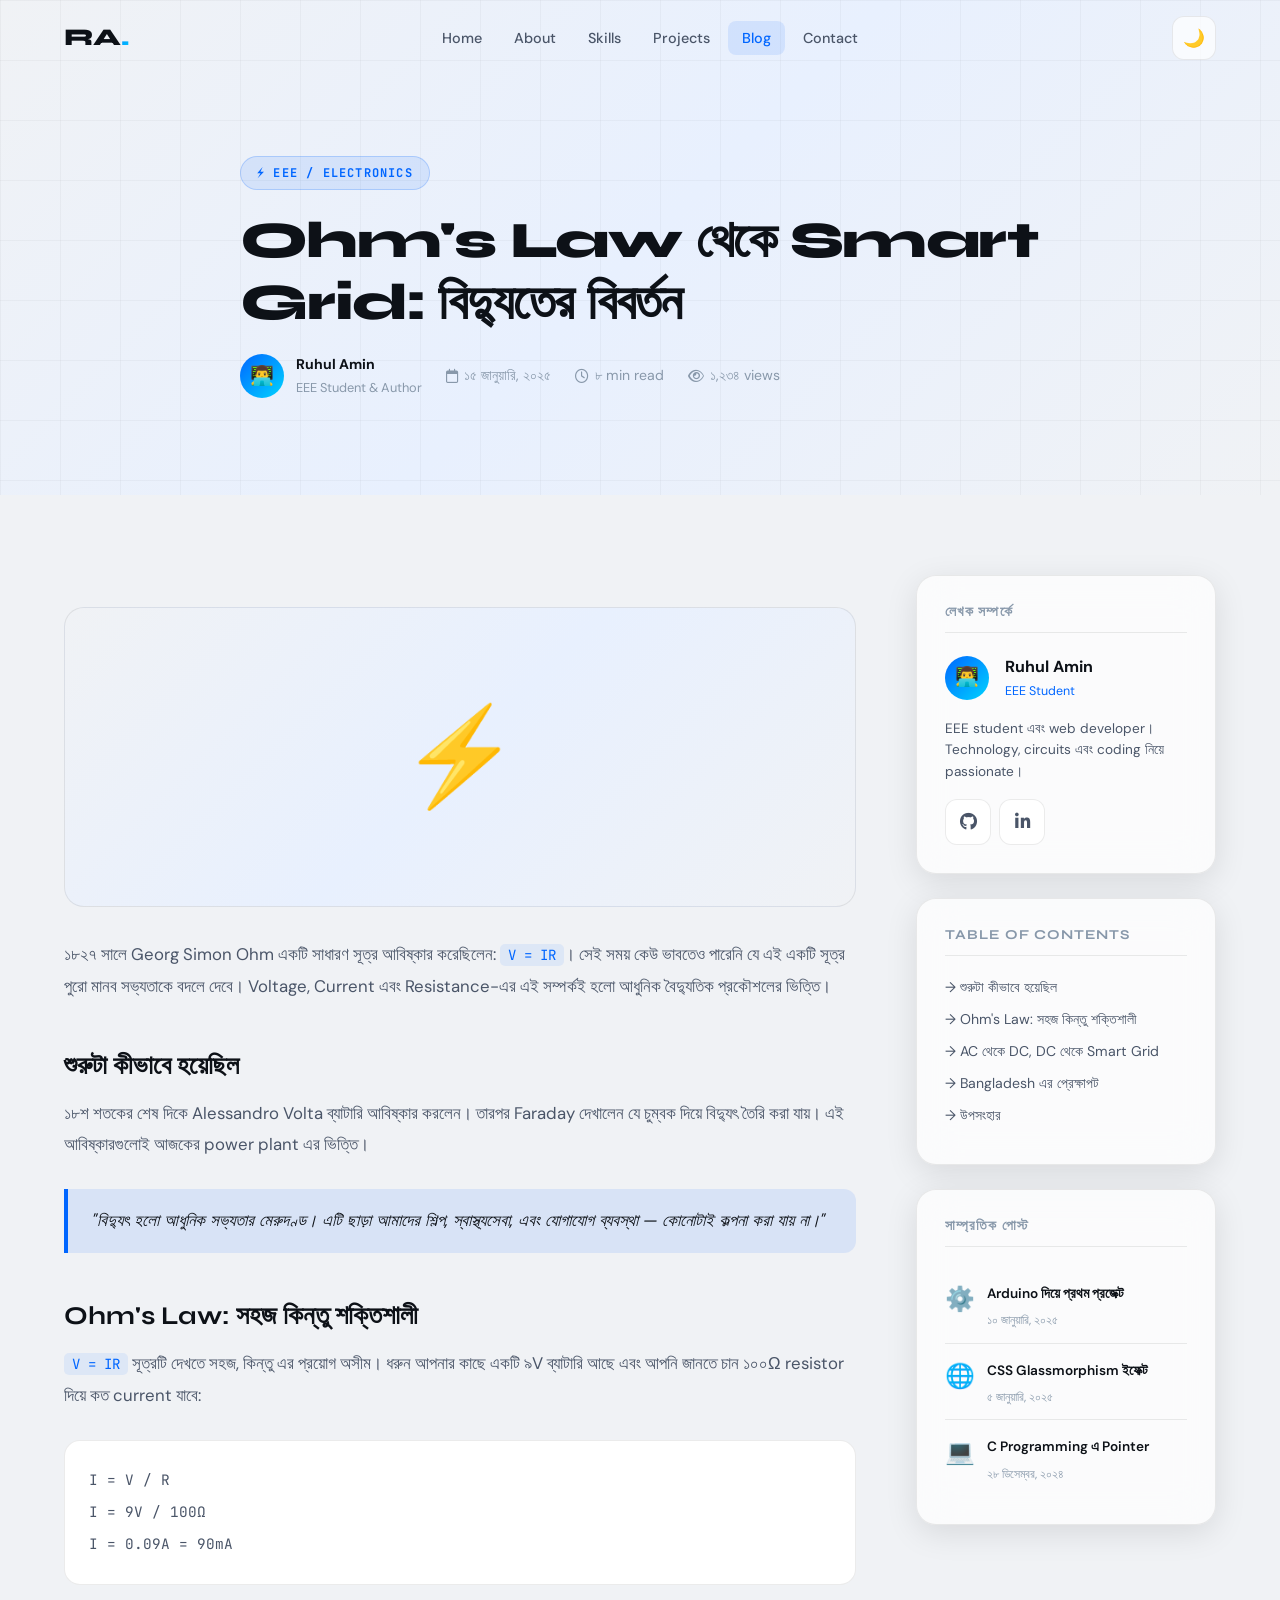
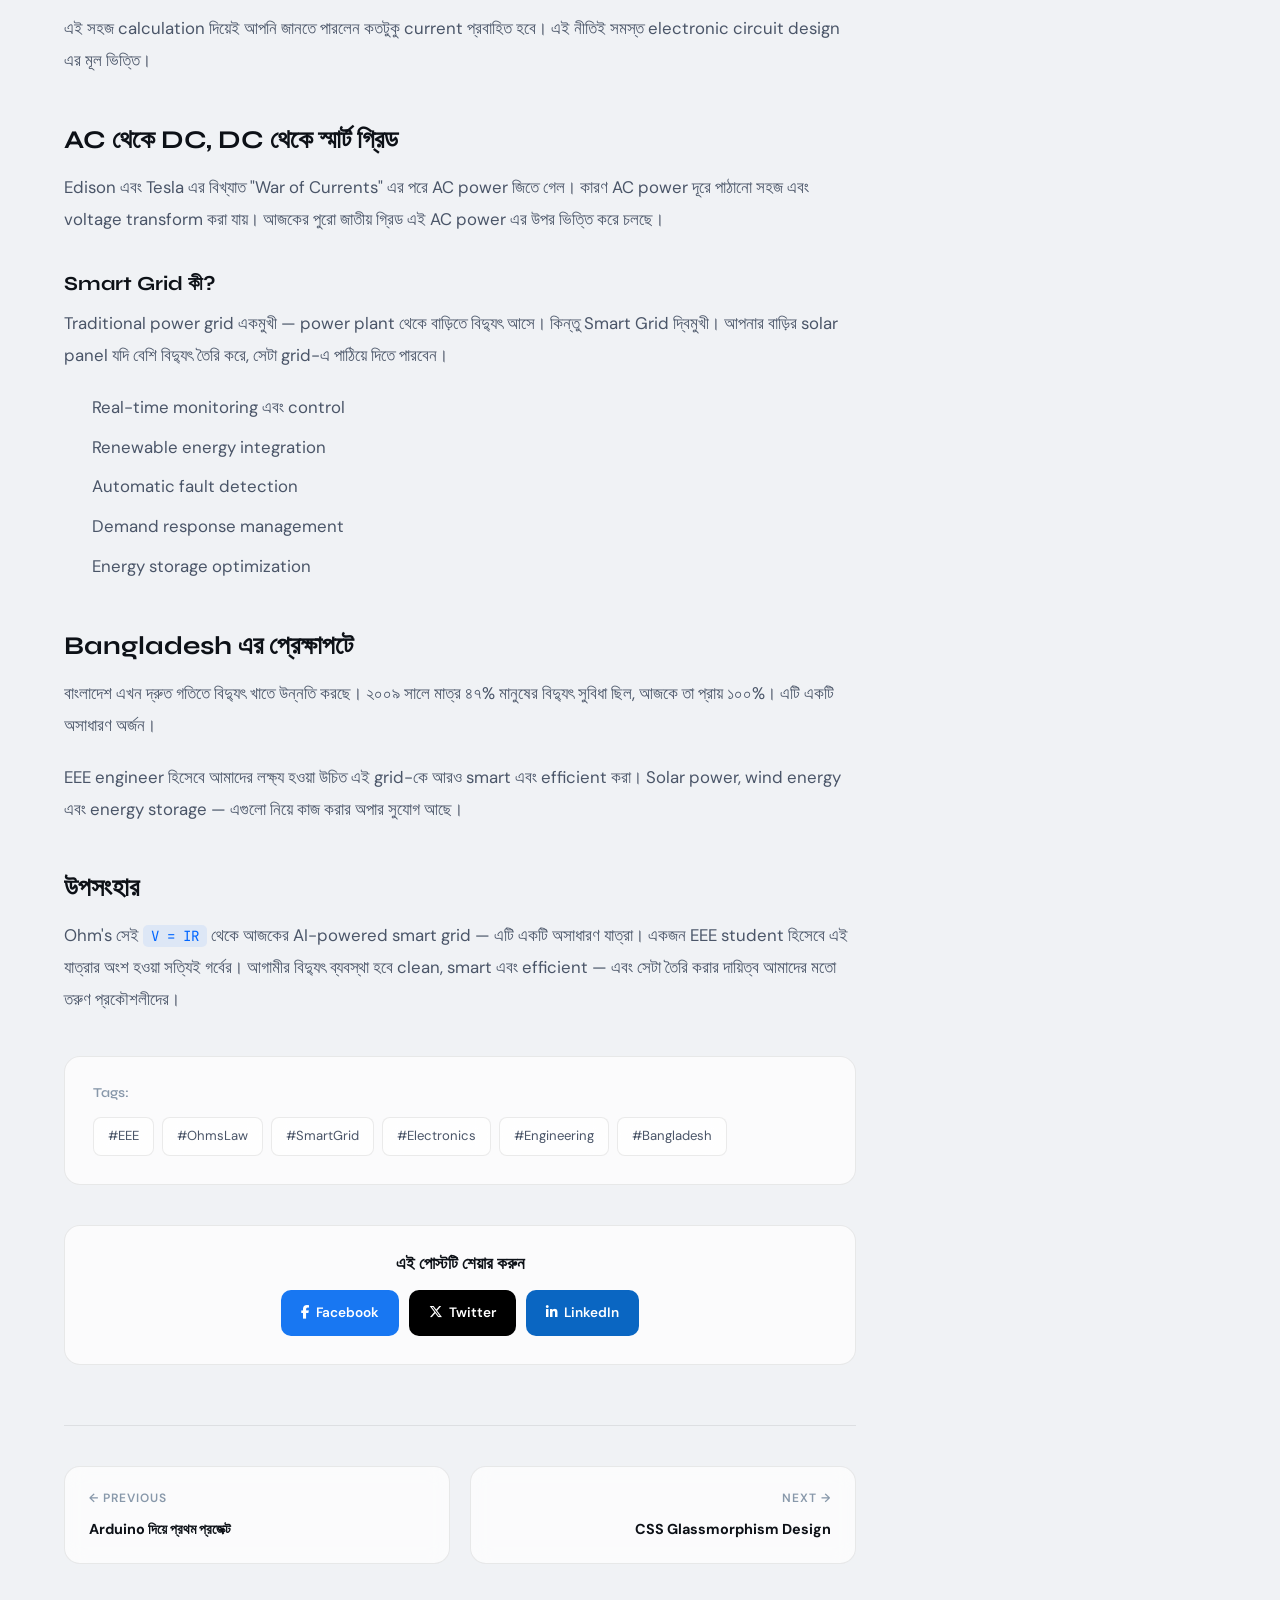
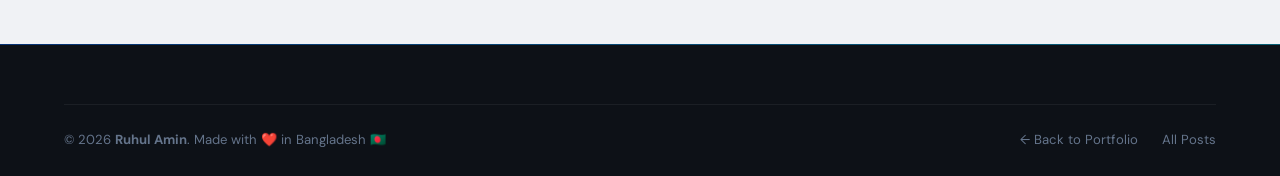
<file: blog/post1.html>
<!DOCTYPE html>
<html lang="en">
<head>
  <meta charset="UTF-8" />
  <meta name="viewport" content="width=device-width, initial-scale=1.0" />
  <meta name="description" content="Ohm's Law থেকে Smart Grid - বিদ্যুতের বিবর্তন | Ruhul Amin Blog" />
  <title>Ohm's Law থেকে Smart Grid | Ruhul Amin</title>
  <link rel="icon" type="image/svg+xml" href="data:image/svg+xml,<svg xmlns='http://www.w3.org/2000/svg' viewBox='0 0 100 100'><text y='.9em' font-size='90'>⚡</text></svg>" />
  <link rel="preconnect" href="https://fonts.googleapis.com" />
  <link href="https://fonts.googleapis.com/css2?family=Syne:wght@400;700;800&family=DM+Sans:ital,wght@0,400;0,600;1,400&family=JetBrains+Mono:wght@400;500&display=swap" rel="stylesheet" />
  <link rel="stylesheet" href="https://cdnjs.cloudflare.com/ajax/libs/font-awesome/6.5.0/css/all.min.css" />
  <link rel="stylesheet" href="../css/style.css" />
  <style>
    .post-hero {
      min-height: 55vh;
      display: flex;
      align-items: center;
      background: var(--gradient-hero);
      padding: 140px 0 80px;
      position: relative;
      overflow: hidden;
    }
    .post-hero::before {
      content: '';
      position: absolute;
      inset: 0;
      background-image: linear-gradient(var(--border) 1px, transparent 1px), linear-gradient(90deg, var(--border) 1px, transparent 1px);
      background-size: 60px 60px;
      opacity: 0.4;
    }
    .post-category-tag {
      display: inline-block;
      font-size: 0.75rem;
      font-weight: 700;
      color: var(--accent);
      background: var(--tag-bg);
      padding: 6px 16px;
      border-radius: 100px;
      text-transform: uppercase;
      letter-spacing: 0.1em;
      margin-bottom: 20px;
      border: 1px solid rgba(0,102,255,0.2);
      font-family: 'JetBrains Mono', monospace;
    }
    .post-title {
      font-size: clamp(2rem, 4.5vw, 3.2rem);
      font-weight: 800;
      letter-spacing: -0.03em;
      margin-bottom: 20px;
      max-width: 800px;
    }
    .post-meta-row {
      display: flex;
      align-items: center;
      gap: 24px;
      flex-wrap: wrap;
      font-size: 0.88rem;
      color: var(--text-muted);
    }
    .post-meta-row span {
      display: flex;
      align-items: center;
      gap: 6px;
    }
    .post-author-avatar {
      width: 44px;
      height: 44px;
      border-radius: 50%;
      background: var(--gradient-accent);
      display: flex;
      align-items: center;
      justify-content: center;
      font-size: 1.2rem;
      color: white;
      flex-shrink: 0;
    }
    .post-layout {
      display: grid;
      grid-template-columns: 1fr 300px;
      gap: 60px;
      align-items: start;
      padding: 80px 0;
    }
    .post-content {
      font-size: 1.05rem;
      line-height: 1.9;
      color: var(--text-secondary);
    }
    .post-content h2 {
      font-size: 1.6rem;
      margin: 48px 0 16px;
      color: var(--text-primary);
    }
    .post-content h3 {
      font-size: 1.25rem;
      margin: 36px 0 12px;
      color: var(--text-primary);
    }
    .post-content p { margin-bottom: 20px; }
    .post-content ul, .post-content ol {
      padding-left: 28px;
      margin-bottom: 20px;
    }
    .post-content li { margin-bottom: 8px; }
    .post-content blockquote {
      border-left: 4px solid var(--accent);
      padding: 16px 24px;
      background: var(--tag-bg);
      border-radius: 0 12px 12px 0;
      margin: 28px 0;
      font-style: italic;
      color: var(--text-primary);
    }
    .post-content code {
      font-family: 'JetBrains Mono', monospace;
      font-size: 0.88rem;
      background: var(--skill-bg);
      color: var(--accent);
      padding: 2px 8px;
      border-radius: 5px;
    }
    .post-content pre {
      background: var(--bg-secondary);
      border: 1px solid var(--border);
      border-radius: 16px;
      padding: 24px;
      overflow-x: auto;
      margin: 28px 0;
    }
    .post-content pre code {
      background: none;
      padding: 0;
      font-size: 0.9rem;
      color: var(--text-secondary);
    }
    .post-image {
      width: 100%;
      height: 300px;
      background: var(--gradient-hero);
      border-radius: 20px;
      display: flex;
      align-items: center;
      justify-content: center;
      font-size: 6rem;
      margin: 32px 0;
      border: 1px solid var(--border);
    }
    .post-tags {
      display: flex;
      flex-wrap: wrap;
      gap: 8px;
      margin: 40px 0;
      padding: 28px;
      background: var(--bg-card);
      border: 1px solid var(--border);
      border-radius: 16px;
    }
    .post-tags h4 {
      width: 100%;
      font-size: 0.85rem;
      color: var(--text-muted);
      margin-bottom: 8px;
      font-weight: 600;
    }
    .post-share {
      margin: 40px 0;
      padding: 28px;
      background: var(--bg-card);
      border: 1px solid var(--border);
      border-radius: 16px;
      text-align: center;
    }
    .post-share h4 {
      margin-bottom: 16px;
      color: var(--text-primary);
    }
    .share-buttons {
      display: flex;
      gap: 10px;
      justify-content: center;
    }
    .share-btn {
      padding: 10px 20px;
      border-radius: 10px;
      font-size: 0.85rem;
      font-weight: 600;
      border: none;
      cursor: pointer;
      transition: all 0.3s;
      display: flex;
      align-items: center;
      gap: 6px;
      text-decoration: none;
    }
    .share-fb { background: #1877f2; color: white; }
    .share-tw { background: #000; color: white; }
    .share-li { background: #0a66c2; color: white; }
    .share-btn:hover { transform: translateY(-2px); opacity: 0.9; color: white; }
    /* Sidebar */
    .post-sidebar {
      position: sticky;
      top: 100px;
    }
    .sidebar-card {
      padding: 28px;
      margin-bottom: 24px;
    }
    .sidebar-card h4 {
      font-size: 0.85rem;
      font-weight: 700;
      text-transform: uppercase;
      letter-spacing: 0.08em;
      color: var(--text-muted);
      margin-bottom: 20px;
      padding-bottom: 12px;
      border-bottom: 1px solid var(--border);
    }
    .sidebar-author {
      display: flex;
      align-items: center;
      gap: 16px;
      margin-bottom: 16px;
    }
    .sidebar-author-name { font-weight: 700; }
    .sidebar-author-bio { font-size: 0.85rem; color: var(--text-secondary); line-height: 1.6; }
    .toc-list { list-style: none; }
    .toc-list li { margin-bottom: 8px; }
    .toc-list a {
      font-size: 0.88rem;
      color: var(--text-secondary);
      display: flex;
      align-items: center;
      gap: 6px;
      transition: color 0.2s;
    }
    .toc-list a:hover { color: var(--accent); }
    .recent-posts-item {
      display: flex;
      gap: 12px;
      padding: 12px 0;
      border-bottom: 1px solid var(--border);
    }
    .recent-posts-item:last-child { border-bottom: none; }
    .recent-icon {
      font-size: 1.5rem;
      flex-shrink: 0;
    }
    .recent-item-title {
      font-size: 0.85rem;
      font-weight: 600;
      color: var(--text-primary);
      line-height: 1.4;
      transition: color 0.2s;
    }
    .recent-item-title:hover { color: var(--accent); }
    .recent-item-date {
      font-size: 0.75rem;
      color: var(--text-muted);
      margin-top: 4px;
    }
    .post-nav {
      display: grid;
      grid-template-columns: 1fr 1fr;
      gap: 20px;
      margin-top: 60px;
      padding-top: 40px;
      border-top: 1px solid var(--border);
    }
    .post-nav-item {
      padding: 20px 24px;
      background: var(--bg-card);
      border: 1px solid var(--border);
      border-radius: 16px;
      text-decoration: none;
      transition: all 0.3s;
      backdrop-filter: blur(10px);
    }
    .post-nav-item:hover {
      border-color: var(--accent);
      transform: translateY(-2px);
    }
    .post-nav-label {
      font-size: 0.75rem;
      font-weight: 600;
      color: var(--text-muted);
      text-transform: uppercase;
      letter-spacing: 0.08em;
      margin-bottom: 6px;
    }
    .post-nav-title {
      font-size: 0.9rem;
      font-weight: 700;
      color: var(--text-primary);
    }
    @media (max-width: 1024px) {
      .post-layout { grid-template-columns: 1fr; }
      .post-sidebar { position: static; }
    }
  </style>
</head>
<body>

<!-- NAVBAR -->
<nav id="navbar" role="navigation" aria-label="Main navigation">
  <div class="container nav-container">
    <a href="../index.html#hero" class="nav-logo">RA<span>.</span></a>
    <ul class="nav-links">
      <li><a href="../index.html#hero">Home</a></li>
      <li><a href="../index.html#about">About</a></li>
      <li><a href="../index.html#skills">Skills</a></li>
      <li><a href="../index.html#projects">Projects</a></li>
      <li><a href="../index.html#blog" class="active">Blog</a></li>
      <li><a href="../index.html#contact">Contact</a></li>
    </ul>
    <div class="nav-actions">
      <button class="theme-toggle" id="themeToggle" aria-label="Toggle theme">🌙</button>
      <button class="nav-hamburger" id="navHamburger" aria-label="Toggle menu">
        <span></span><span></span><span></span>
      </button>
    </div>
  </div>
  <div id="navMobile" class="nav-mobile">
    <a href="../index.html#hero">🏠 Home</a>
    <a href="../index.html#blog">📝 Blog</a>
    <a href="../index.html#contact">📬 Contact</a>
  </div>
</nav>

<!-- POST HERO -->
<div class="post-hero">
  <div class="container" style="position: relative; z-index: 1;">
    <span class="post-category-tag">⚡ EEE / Electronics</span>
    <h1 class="post-title">Ohm's Law থেকে Smart Grid: বিদ্যুতের বিবর্তন</h1>
    <div class="post-meta-row">
      <div style="display:flex; align-items:center; gap:12px;">
        <div class="post-author-avatar">👨‍💻</div>
        <div>
          <div style="font-weight:700; color: var(--text-primary);">Ruhul Amin</div>
          <div style="font-size:0.8rem; color: var(--text-muted);">EEE Student & Author</div>
        </div>
      </div>
      <span><i class="fa-regular fa-calendar"></i> ১৫ জানুয়ারি, ২০২৫</span>
      <span><i class="fa-regular fa-clock"></i> ৮ min read</span>
      <span><i class="fa-regular fa-eye"></i> ১,২৩৪ views</span>
    </div>
  </div>
</div>

<!-- MAIN CONTENT -->
<div class="container">
  <div class="post-layout">

    <!-- Article Content -->
    <article class="post-content">

      <div class="post-image" aria-hidden="true">⚡</div>

      <p>
        ১৮২৭ সালে Georg Simon Ohm একটি সাধারণ সূত্র আবিষ্কার করেছিলেন: <code>V = IR</code>। সেই সময় কেউ ভাবতেও পারেনি যে এই একটি সূত্র পুরো মানব সভ্যতাকে বদলে দেবে। Voltage, Current এবং Resistance-এর এই সম্পর্কই হলো আধুনিক বৈদ্যুতিক প্রকৌশলের ভিত্তি।
      </p>

      <h2>শুরুটা কীভাবে হয়েছিল</h2>

      <p>
        ১৮শ শতকের শেষ দিকে Alessandro Volta ব্যাটারি আবিষ্কার করলেন। তারপর Faraday দেখালেন যে চুম্বক দিয়ে বিদ্যুৎ তৈরি করা যায়। এই আবিষ্কারগুলোই আজকের power plant এর ভিত্তি।
      </p>

      <blockquote>
        "বিদ্যুৎ হলো আধুনিক সভ্যতার মেরুদণ্ড। এটি ছাড়া আমাদের শিল্প, স্বাস্থ্যসেবা, এবং যোগাযোগ ব্যবস্থা — কোনোটাই কল্পনা করা যায় না।"
      </blockquote>

      <h2>Ohm's Law: সহজ কিন্তু শক্তিশালী</h2>

      <p>
        <code>V = IR</code> সূত্রটি দেখতে সহজ, কিন্তু এর প্রয়োগ অসীম। ধরুন আপনার কাছে একটি ৯V ব্যাটারি আছে এবং আপনি জানতে চান ১০০Ω resistor দিয়ে কত current যাবে:
      </p>

      <pre><code>I = V / R
I = 9V / 100Ω
I = 0.09A = 90mA</code></pre>

      <p>
        এই সহজ calculation দিয়েই আপনি জানতে পারলেন কতটুকু current প্রবাহিত হবে। এই নীতিই সমস্ত electronic circuit design এর মূল ভিত্তি।
      </p>

      <h2>AC থেকে DC, DC থেকে স্মার্ট গ্রিড</h2>

      <p>
        Edison এবং Tesla এর বিখ্যাত "War of Currents" এর পরে AC power জিতে গেল। কারণ AC power দূরে পাঠানো সহজ এবং voltage transform করা যায়। আজকের পুরো জাতীয় গ্রিড এই AC power এর উপর ভিত্তি করে চলছে।
      </p>

      <h3>Smart Grid কী?</h3>

      <p>
        Traditional power grid একমুখী — power plant থেকে বাড়িতে বিদ্যুৎ আসে। কিন্তু Smart Grid দ্বিমুখী। আপনার বাড়ির solar panel যদি বেশি বিদ্যুৎ তৈরি করে, সেটা grid-এ পাঠিয়ে দিতে পারবেন।
      </p>

      <ul>
        <li>Real-time monitoring এবং control</li>
        <li>Renewable energy integration</li>
        <li>Automatic fault detection</li>
        <li>Demand response management</li>
        <li>Energy storage optimization</li>
      </ul>

      <h2>Bangladesh এর প্রেক্ষাপটে</h2>

      <p>
        বাংলাদেশ এখন দ্রুত গতিতে বিদ্যুৎ খাতে উন্নতি করছে। ২০০৯ সালে মাত্র ৪৭% মানুষের বিদ্যুৎ সুবিধা ছিল, আজকে তা প্রায় ১০০%। এটি একটি অসাধারণ অর্জন।
      </p>

      <p>
        EEE engineer হিসেবে আমাদের লক্ষ্য হওয়া উচিত এই grid-কে আরও smart এবং efficient করা। Solar power, wind energy এবং energy storage — এগুলো নিয়ে কাজ করার অপার সুযোগ আছে।
      </p>

      <h2>উপসংহার</h2>

      <p>
        Ohm's সেই <code>V = IR</code> থেকে আজকের AI-powered smart grid — এটি একটি অসাধারণ যাত্রা। একজন EEE student হিসেবে এই যাত্রার অংশ হওয়া সত্যিই গর্বের। আগামীর বিদ্যুৎ ব্যবস্থা হবে clean, smart এবং efficient — এবং সেটা তৈরি করার দায়িত্ব আমাদের মতো তরুণ প্রকৌশলীদের।
      </p>

      <!-- Tags -->
      <div class="post-tags">
        <h4>Tags:</h4>
        <span class="tag">#EEE</span>
        <span class="tag">#OhmsLaw</span>
        <span class="tag">#SmartGrid</span>
        <span class="tag">#Electronics</span>
        <span class="tag">#Engineering</span>
        <span class="tag">#Bangladesh</span>
      </div>

      <!-- Share -->
      <div class="post-share">
        <h4>এই পোস্টটি শেয়ার করুন</h4>
        <div class="share-buttons">
          <a href="#" class="share-btn share-fb"><i class="fab fa-facebook-f"></i> Facebook</a>
          <a href="#" class="share-btn share-tw"><i class="fab fa-x-twitter"></i> Twitter</a>
          <a href="#" class="share-btn share-li"><i class="fab fa-linkedin-in"></i> LinkedIn</a>
        </div>
      </div>

      <!-- Post Navigation -->
      <div class="post-nav">
        <a href="#" class="post-nav-item" style="text-decoration: none;">
          <div class="post-nav-label">← Previous</div>
          <div class="post-nav-title">Arduino দিয়ে প্রথম প্রজেক্ট</div>
        </a>
        <a href="#" class="post-nav-item" style="text-align: right; text-decoration: none;">
          <div class="post-nav-label">Next →</div>
          <div class="post-nav-title">CSS Glassmorphism Design</div>
        </a>
      </div>

    </article>

    <!-- Sidebar -->
    <aside class="post-sidebar">

      <!-- Author Card -->
      <div class="glass-card sidebar-card">
        <h4>লেখক সম্পর্কে</h4>
        <div class="sidebar-author">
          <div class="post-author-avatar">👨‍💻</div>
          <div>
            <div class="sidebar-author-name">Ruhul Amin</div>
            <div style="font-size: 0.78rem; color: var(--accent);">EEE Student</div>
          </div>
        </div>
        <p class="sidebar-author-bio">
          EEE student এবং web developer। Technology, circuits এবং coding নিয়ে passionate।
        </p>
        <div style="display: flex; gap: 8px; margin-top: 16px;">
          <a href="https://github.com/ruhulamin" class="social-link" target="_blank" aria-label="GitHub"><i class="fab fa-github"></i></a>
          <a href="https://linkedin.com/in/ruhulamin" class="social-link" target="_blank" aria-label="LinkedIn"><i class="fab fa-linkedin-in"></i></a>
        </div>
      </div>

      <!-- Table of Contents -->
      <div class="glass-card sidebar-card">
        <h4>Table of Contents</h4>
        <ul class="toc-list" role="list">
          <li><a href="#">→ শুরুটা কীভাবে হয়েছিল</a></li>
          <li><a href="#">→ Ohm's Law: সহজ কিন্তু শক্তিশালী</a></li>
          <li><a href="#">→ AC থেকে DC, DC থেকে Smart Grid</a></li>
          <li><a href="#">→ Bangladesh এর প্রেক্ষাপট</a></li>
          <li><a href="#">→ উপসংহার</a></li>
        </ul>
      </div>

      <!-- Recent Posts -->
      <div class="glass-card sidebar-card">
        <h4>সাম্প্রতিক পোস্ট</h4>
        <div class="recent-posts-item">
          <span class="recent-icon">⚙️</span>
          <div>
            <a href="post2.html" class="recent-item-title">Arduino দিয়ে প্রথম প্রজেক্ট</a>
            <div class="recent-item-date">১০ জানুয়ারি, ২০২৫</div>
          </div>
        </div>
        <div class="recent-posts-item">
          <span class="recent-icon">🌐</span>
          <div>
            <a href="post3.html" class="recent-item-title">CSS Glassmorphism ইফেক্ট</a>
            <div class="recent-item-date">৫ জানুয়ারি, ২০২৫</div>
          </div>
        </div>
        <div class="recent-posts-item">
          <span class="recent-icon">💻</span>
          <div>
            <a href="post4.html" class="recent-item-title">C Programming এ Pointer</a>
            <div class="recent-item-date">২৮ ডিসেম্বর, ২০২৪</div>
          </div>
        </div>
      </div>

    </aside>
  </div>
</div>

<!-- FOOTER -->
<footer id="footer" role="contentinfo" style="margin-top: 0;">
  <div class="container">
    <div class="footer-bottom">
      <p class="footer-copy">&copy; <script>document.write(new Date().getFullYear())</script> <strong>Ruhul Amin</strong>. Made with ❤️ in Bangladesh 🇧🇩</p>
      <div class="footer-links">
        <a href="../index.html">← Back to Portfolio</a>
        <a href="../index.html#blog">All Posts</a>
      </div>
    </div>
  </div>
</footer>

<button id="backToTop" class="back-to-top" aria-label="Back to top"><i class="fa-solid fa-chevron-up"></i></button>

<script src="../js/main.js"></script>
</body>
</html>
</file>
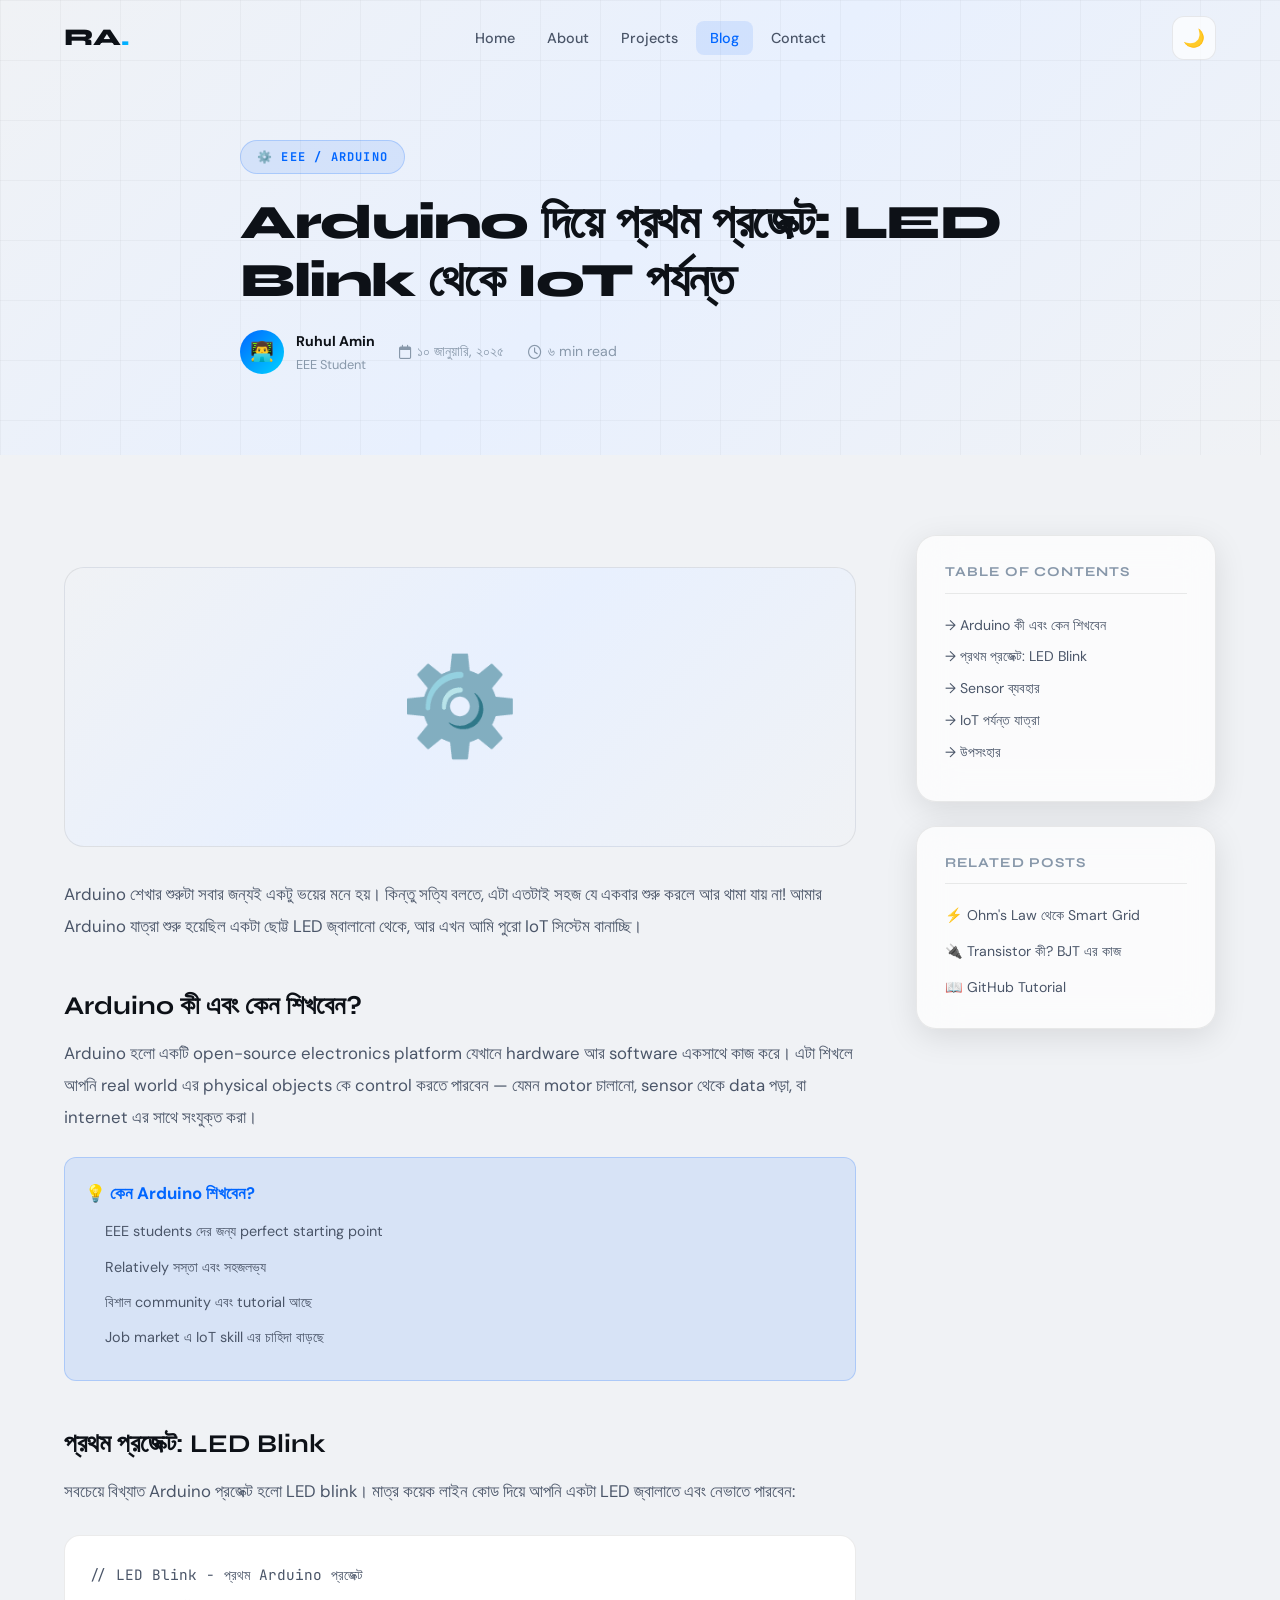
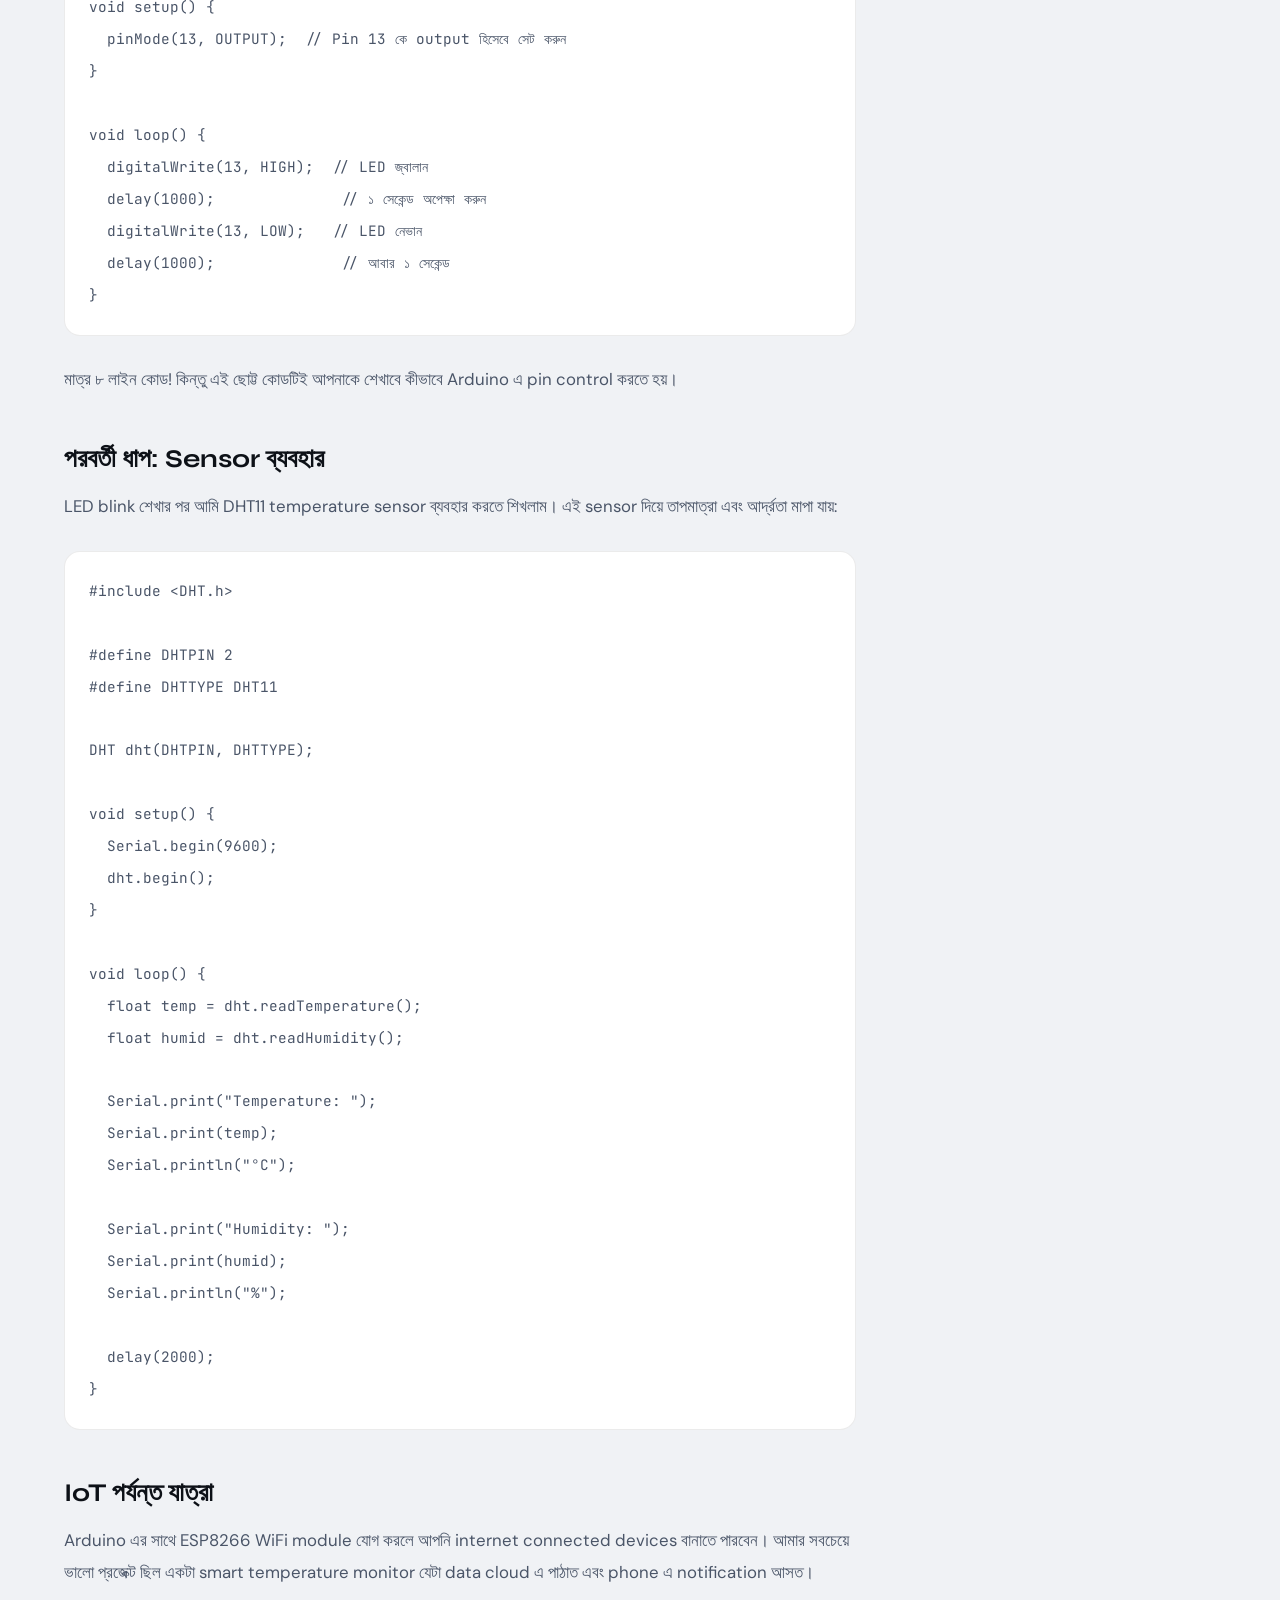
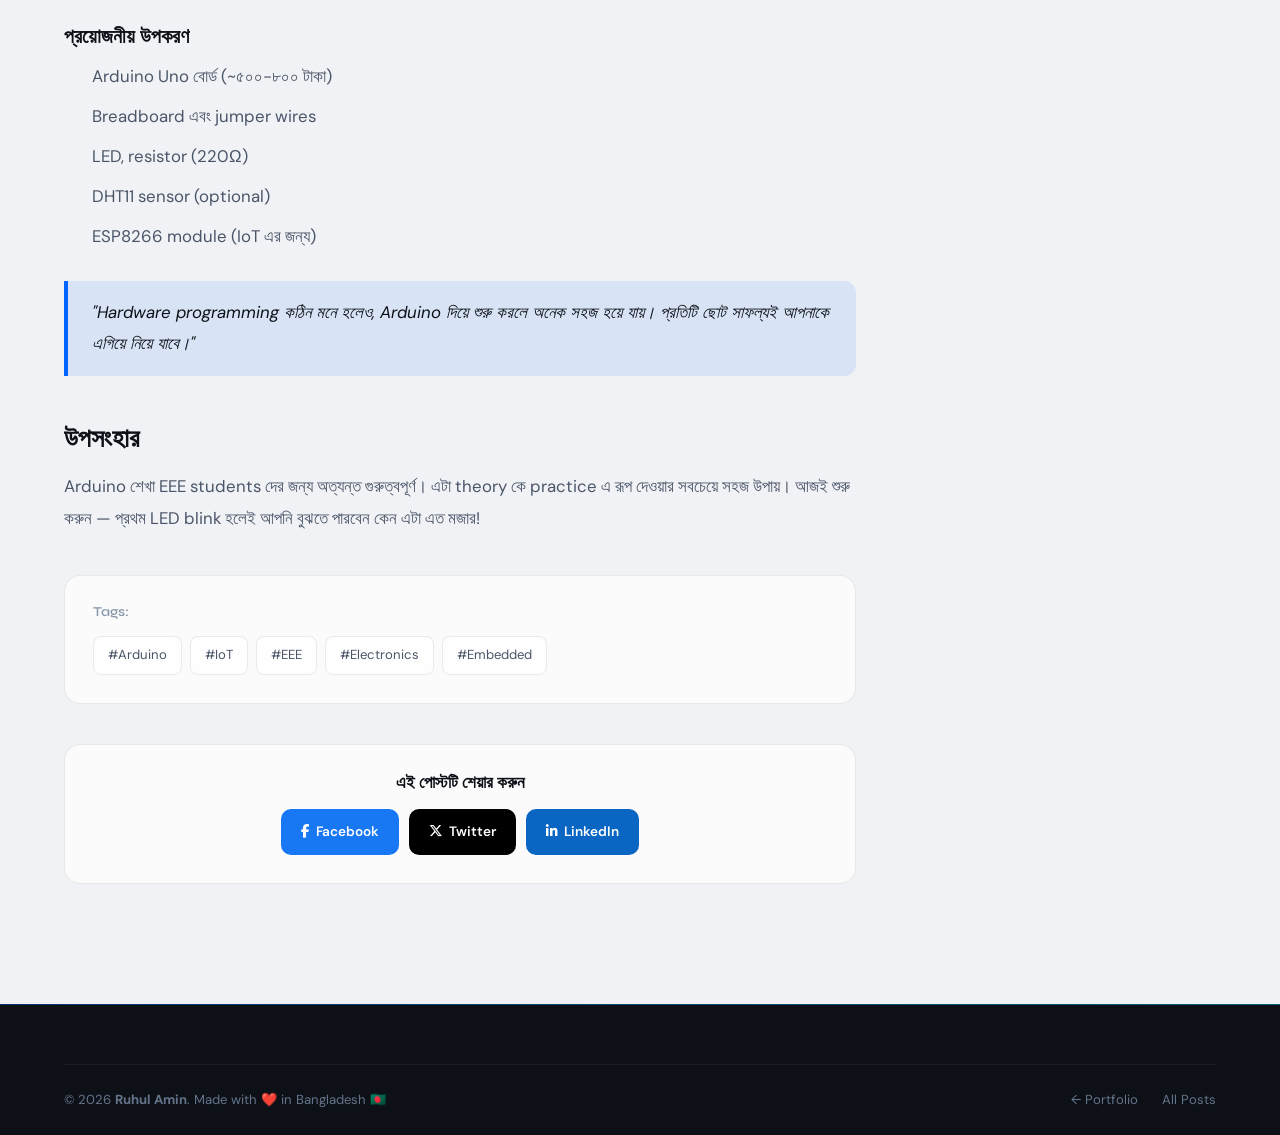
<file: blog/post2.html>
<!DOCTYPE html>
<html lang="en">
<head>
  <meta charset="UTF-8" />
  <meta name="viewport" content="width=device-width, initial-scale=1.0" />
  <meta name="description" content="Arduino দিয়ে প্রথম প্রজেক্ট: LED Blink থেকে IoT | Ruhul Amin Blog" />
  <title>Arduino দিয়ে প্রথম প্রজেক্ট | Ruhul Amin</title>
  <link rel="icon" type="image/svg+xml" href="data:image/svg+xml,<svg xmlns='http://www.w3.org/2000/svg' viewBox='0 0 100 100'><text y='.9em' font-size='90'>⚡</text></svg>" />
  <link rel="preconnect" href="https://fonts.googleapis.com" />
  <link href="https://fonts.googleapis.com/css2?family=Syne:wght@400;700;800&family=DM+Sans:wght@300;400;500;600&family=JetBrains+Mono:wght@400;500&display=swap" rel="stylesheet" />
  <link rel="stylesheet" href="https://cdnjs.cloudflare.com/ajax/libs/font-awesome/6.5.0/css/all.min.css" />
  <link rel="stylesheet" href="../css/style.css" />
  <style>
    .post-hero { min-height: 50vh; display: flex; align-items: center; background: var(--gradient-hero); padding: 140px 0 80px; position: relative; overflow: hidden; }
    .post-hero::before { content: ''; position: absolute; inset: 0; background-image: linear-gradient(var(--border) 1px, transparent 1px), linear-gradient(90deg, var(--border) 1px, transparent 1px); background-size: 60px 60px; opacity: 0.4; }
    .post-category-tag { display: inline-block; font-size: 0.75rem; font-weight: 700; color: var(--accent); background: var(--tag-bg); padding: 6px 16px; border-radius: 100px; text-transform: uppercase; letter-spacing: 0.1em; margin-bottom: 20px; border: 1px solid rgba(0,102,255,0.2); font-family: 'JetBrains Mono', monospace; }
    .post-title { font-size: clamp(1.8rem, 4vw, 3rem); font-weight: 800; letter-spacing: -0.03em; margin-bottom: 20px; max-width: 800px; }
    .post-meta-row { display: flex; align-items: center; gap: 24px; flex-wrap: wrap; font-size: 0.88rem; color: var(--text-muted); }
    .post-meta-row span { display: flex; align-items: center; gap: 6px; }
    .post-author-avatar { width: 44px; height: 44px; border-radius: 50%; background: var(--gradient-accent); display: flex; align-items: center; justify-content: center; font-size: 1.2rem; color: white; flex-shrink: 0; }
    .post-layout { display: grid; grid-template-columns: 1fr 300px; gap: 60px; align-items: start; padding: 80px 0; }
    .post-content { font-size: 1.05rem; line-height: 1.9; color: var(--text-secondary); }
    .post-content h2 { font-size: 1.6rem; margin: 48px 0 16px; color: var(--text-primary); }
    .post-content h3 { font-size: 1.25rem; margin: 36px 0 12px; color: var(--text-primary); }
    .post-content p { margin-bottom: 20px; }
    .post-content ul, .post-content ol { padding-left: 28px; margin-bottom: 20px; }
    .post-content li { margin-bottom: 8px; }
    .post-content blockquote { border-left: 4px solid var(--accent); padding: 16px 24px; background: var(--tag-bg); border-radius: 0 12px 12px 0; margin: 28px 0; font-style: italic; color: var(--text-primary); }
    .post-content code { font-family: 'JetBrains Mono', monospace; font-size: 0.88rem; background: var(--skill-bg); color: var(--accent); padding: 2px 8px; border-radius: 5px; }
    .post-content pre { background: var(--bg-secondary); border: 1px solid var(--border); border-radius: 16px; padding: 24px; overflow-x: auto; margin: 28px 0; }
    .post-content pre code { background: none; padding: 0; font-size: 0.9rem; color: var(--text-secondary); }
    .post-image { width: 100%; height: 280px; background: var(--gradient-hero); border-radius: 20px; display: flex; align-items: center; justify-content: center; font-size: 6rem; margin: 32px 0; border: 1px solid var(--border); }
    .post-tags { display: flex; flex-wrap: wrap; gap: 8px; margin: 40px 0; padding: 28px; background: var(--bg-card); border: 1px solid var(--border); border-radius: 16px; }
    .post-tags h4 { width: 100%; font-size: 0.85rem; color: var(--text-muted); margin-bottom: 8px; font-weight: 600; }
    .post-share { margin: 40px 0; padding: 28px; background: var(--bg-card); border: 1px solid var(--border); border-radius: 16px; text-align: center; }
    .post-share h4 { margin-bottom: 16px; }
    .share-buttons { display: flex; gap: 10px; justify-content: center; }
    .share-btn { padding: 10px 20px; border-radius: 10px; font-size: 0.85rem; font-weight: 600; border: none; cursor: pointer; transition: all 0.3s; display: flex; align-items: center; gap: 6px; text-decoration: none; }
    .share-fb { background: #1877f2; color: white; } .share-tw { background: #000; color: white; } .share-li { background: #0a66c2; color: white; }
    .share-btn:hover { transform: translateY(-2px); opacity: 0.9; color: white; }
    .post-sidebar { position: sticky; top: 100px; }
    .sidebar-card { padding: 28px; margin-bottom: 24px; }
    .sidebar-card h4 { font-size: 0.85rem; font-weight: 700; text-transform: uppercase; letter-spacing: 0.08em; color: var(--text-muted); margin-bottom: 20px; padding-bottom: 12px; border-bottom: 1px solid var(--border); }
    .toc-list { list-style: none; }
    .toc-list li { margin-bottom: 8px; }
    .toc-list a { font-size: 0.88rem; color: var(--text-secondary); display: flex; align-items: center; gap: 6px; transition: color 0.2s; }
    .toc-list a:hover { color: var(--accent); }
    .info-box { background: var(--tag-bg); border: 1px solid rgba(0,102,255,0.2); border-radius: 12px; padding: 20px; margin: 24px 0; }
    .info-box-title { font-weight: 700; color: var(--accent); margin-bottom: 8px; display: flex; align-items: center; gap: 8px; }
    @media (max-width: 1024px) { .post-layout { grid-template-columns: 1fr; } .post-sidebar { position: static; } }
  </style>
</head>
<body>
<nav id="navbar" role="navigation">
  <div class="container nav-container">
    <a href="../index.html" class="nav-logo">RA<span>.</span></a>
    <ul class="nav-links">
      <li><a href="../index.html#hero">Home</a></li>
      <li><a href="../index.html#about">About</a></li>
      <li><a href="../index.html#projects">Projects</a></li>
      <li><a href="../index.html#blog" class="active">Blog</a></li>
      <li><a href="../index.html#contact">Contact</a></li>
    </ul>
    <div class="nav-actions">
      <button class="theme-toggle" id="themeToggle" aria-label="Toggle theme">🌙</button>
      <button class="nav-hamburger" id="navHamburger" aria-label="Toggle menu"><span></span><span></span><span></span></button>
    </div>
  </div>
  <div id="navMobile" class="nav-mobile">
    <a href="../index.html">🏠 Home</a>
    <a href="../index.html#blog">📝 Blog</a>
    <a href="../index.html#contact">📬 Contact</a>
  </div>
</nav>

<div class="post-hero">
  <div class="container" style="position: relative; z-index: 1;">
    <span class="post-category-tag">⚙️ EEE / Arduino</span>
    <h1 class="post-title">Arduino দিয়ে প্রথম প্রজেক্ট: LED Blink থেকে IoT পর্যন্ত</h1>
    <div class="post-meta-row">
      <div style="display:flex; align-items:center; gap:12px;">
        <div class="post-author-avatar">👨‍💻</div>
        <div><div style="font-weight:700; color: var(--text-primary);">Ruhul Amin</div><div style="font-size:0.8rem; color: var(--text-muted);">EEE Student</div></div>
      </div>
      <span><i class="fa-regular fa-calendar"></i> ১০ জানুয়ারি, ২০২৫</span>
      <span><i class="fa-regular fa-clock"></i> ৬ min read</span>
    </div>
  </div>
</div>

<div class="container">
  <div class="post-layout">
    <article class="post-content">
      <div class="post-image" aria-hidden="true">⚙️</div>

      <p>Arduino শেখার শুরুটা সবার জন্যই একটু ভয়ের মনে হয়। কিন্তু সত্যি বলতে, এটা এতটাই সহজ যে একবার শুরু করলে আর থামা যায় না! আমার Arduino যাত্রা শুরু হয়েছিল একটা ছোট্ট LED জ্বালানো থেকে, আর এখন আমি পুরো IoT সিস্টেম বানাচ্ছি।</p>

      <h2>Arduino কী এবং কেন শিখবেন?</h2>
      <p>Arduino হলো একটি open-source electronics platform যেখানে hardware আর software একসাথে কাজ করে। এটা শিখলে আপনি real world এর physical objects কে control করতে পারবেন — যেমন motor চালানো, sensor থেকে data পড়া, বা internet এর সাথে সংযুক্ত করা।</p>

      <div class="info-box">
        <div class="info-box-title">💡 কেন Arduino শিখবেন?</div>
        <ul style="margin: 0; padding-left: 20px; color: var(--text-secondary); font-size: 0.9rem;">
          <li>EEE students দের জন্য perfect starting point</li>
          <li>Relatively সস্তা এবং সহজলভ্য</li>
          <li>বিশাল community এবং tutorial আছে</li>
          <li>Job market এ IoT skill এর চাহিদা বাড়ছে</li>
        </ul>
      </div>

      <h2>প্রথম প্রজেক্ট: LED Blink</h2>
      <p>সবচেয়ে বিখ্যাত Arduino প্রজেক্ট হলো LED blink। মাত্র কয়েক লাইন কোড দিয়ে আপনি একটা LED জ্বালাতে এবং নেভাতে পারবেন:</p>

      <pre><code>// LED Blink - প্রথম Arduino প্রজেক্ট
void setup() {
  pinMode(13, OUTPUT);  // Pin 13 কে output হিসেবে সেট করুন
}

void loop() {
  digitalWrite(13, HIGH);  // LED জ্বালান
  delay(1000);              // ১ সেকেন্ড অপেক্ষা করুন
  digitalWrite(13, LOW);   // LED নেভান
  delay(1000);              // আবার ১ সেকেন্ড
}</code></pre>

      <p>মাত্র ৮ লাইন কোড! কিন্তু এই ছোট্ট কোডটিই আপনাকে শেখাবে কীভাবে Arduino এ pin control করতে হয়।</p>

      <h2>পরবর্তী ধাপ: Sensor ব্যবহার</h2>
      <p>LED blink শেখার পর আমি DHT11 temperature sensor ব্যবহার করতে শিখলাম। এই sensor দিয়ে তাপমাত্রা এবং আর্দ্রতা মাপা যায়:</p>

      <pre><code>#include &lt;DHT.h&gt;

#define DHTPIN 2
#define DHTTYPE DHT11

DHT dht(DHTPIN, DHTTYPE);

void setup() {
  Serial.begin(9600);
  dht.begin();
}

void loop() {
  float temp = dht.readTemperature();
  float humid = dht.readHumidity();
  
  Serial.print("Temperature: ");
  Serial.print(temp);
  Serial.println("°C");
  
  Serial.print("Humidity: ");
  Serial.print(humid);
  Serial.println("%");
  
  delay(2000);
}</code></pre>

      <h2>IoT পর্যন্ত যাত্রা</h2>
      <p>Arduino এর সাথে ESP8266 WiFi module যোগ করলে আপনি internet connected devices বানাতে পারবেন। আমার সবচেয়ে ভালো প্রজেক্ট ছিল একটা smart temperature monitor যেটা data cloud এ পাঠাত এবং phone এ notification আসত।</p>

      <h3>প্রয়োজনীয় উপকরণ</h3>
      <ul>
        <li>Arduino Uno বোর্ড (~৫০০-৮০০ টাকা)</li>
        <li>Breadboard এবং jumper wires</li>
        <li>LED, resistor (220Ω)</li>
        <li>DHT11 sensor (optional)</li>
        <li>ESP8266 module (IoT এর জন্য)</li>
      </ul>

      <blockquote>"Hardware programming কঠিন মনে হলেও, Arduino দিয়ে শুরু করলে অনেক সহজ হয়ে যায়। প্রতিটি ছোট সাফল্যই আপনাকে এগিয়ে নিয়ে যাবে।"</blockquote>

      <h2>উপসংহার</h2>
      <p>Arduino শেখা EEE students দের জন্য অত্যন্ত গুরুত্বপূর্ণ। এটা theory কে practice এ রূপ দেওয়ার সবচেয়ে সহজ উপায়। আজই শুরু করুন — প্রথম LED blink হলেই আপনি বুঝতে পারবেন কেন এটা এত মজার!</p>

      <div class="post-tags">
        <h4>Tags:</h4>
        <span class="tag">#Arduino</span>
        <span class="tag">#IoT</span>
        <span class="tag">#EEE</span>
        <span class="tag">#Electronics</span>
        <span class="tag">#Embedded</span>
      </div>

      <div class="post-share">
        <h4>এই পোস্টটি শেয়ার করুন</h4>
        <div class="share-buttons">
          <a href="#" class="share-btn share-fb"><i class="fab fa-facebook-f"></i> Facebook</a>
          <a href="#" class="share-btn share-tw"><i class="fab fa-x-twitter"></i> Twitter</a>
          <a href="#" class="share-btn share-li"><i class="fab fa-linkedin-in"></i> LinkedIn</a>
        </div>
      </div>
    </article>

    <aside class="post-sidebar">
      <div class="glass-card sidebar-card">
        <h4>Table of Contents</h4>
        <ul class="toc-list">
          <li><a href="#">→ Arduino কী এবং কেন শিখবেন</a></li>
          <li><a href="#">→ প্রথম প্রজেক্ট: LED Blink</a></li>
          <li><a href="#">→ Sensor ব্যবহার</a></li>
          <li><a href="#">→ IoT পর্যন্ত যাত্রা</a></li>
          <li><a href="#">→ উপসংহার</a></li>
        </ul>
      </div>
      <div class="glass-card sidebar-card">
        <h4>Related Posts</h4>
        <div style="display:flex; flex-direction: column; gap: 12px;">
          <a href="post1.html" style="font-size:0.88rem; color: var(--text-secondary); text-decoration:none; transition: color 0.2s;" onmouseover="this.style.color='var(--accent)'" onmouseout="this.style.color='var(--text-secondary)'">⚡ Ohm's Law থেকে Smart Grid</a>
          <a href="post6.html" style="font-size:0.88rem; color: var(--text-secondary); text-decoration:none;" onmouseover="this.style.color='var(--accent)'" onmouseout="this.style.color='var(--text-secondary)'">🔌 Transistor কী? BJT এর কাজ</a>
          <a href="post5.html" style="font-size:0.88rem; color: var(--text-secondary); text-decoration:none;" onmouseover="this.style.color='var(--accent)'" onmouseout="this.style.color='var(--text-secondary)'">📖 GitHub Tutorial</a>
        </div>
      </div>
    </aside>
  </div>
</div>

<footer id="footer">
  <div class="container">
    <div class="footer-bottom">
      <p class="footer-copy">&copy; <script>document.write(new Date().getFullYear())</script> <strong>Ruhul Amin</strong>. Made with ❤️ in Bangladesh 🇧🇩</p>
      <div class="footer-links"><a href="../index.html">← Portfolio</a><a href="../index.html#blog">All Posts</a></div>
    </div>
  </div>
</footer>

<button id="backToTop" class="back-to-top" aria-label="Back to top"><i class="fa-solid fa-chevron-up"></i></button>
<script src="../js/main.js"></script>
</body>
</html>
</file>
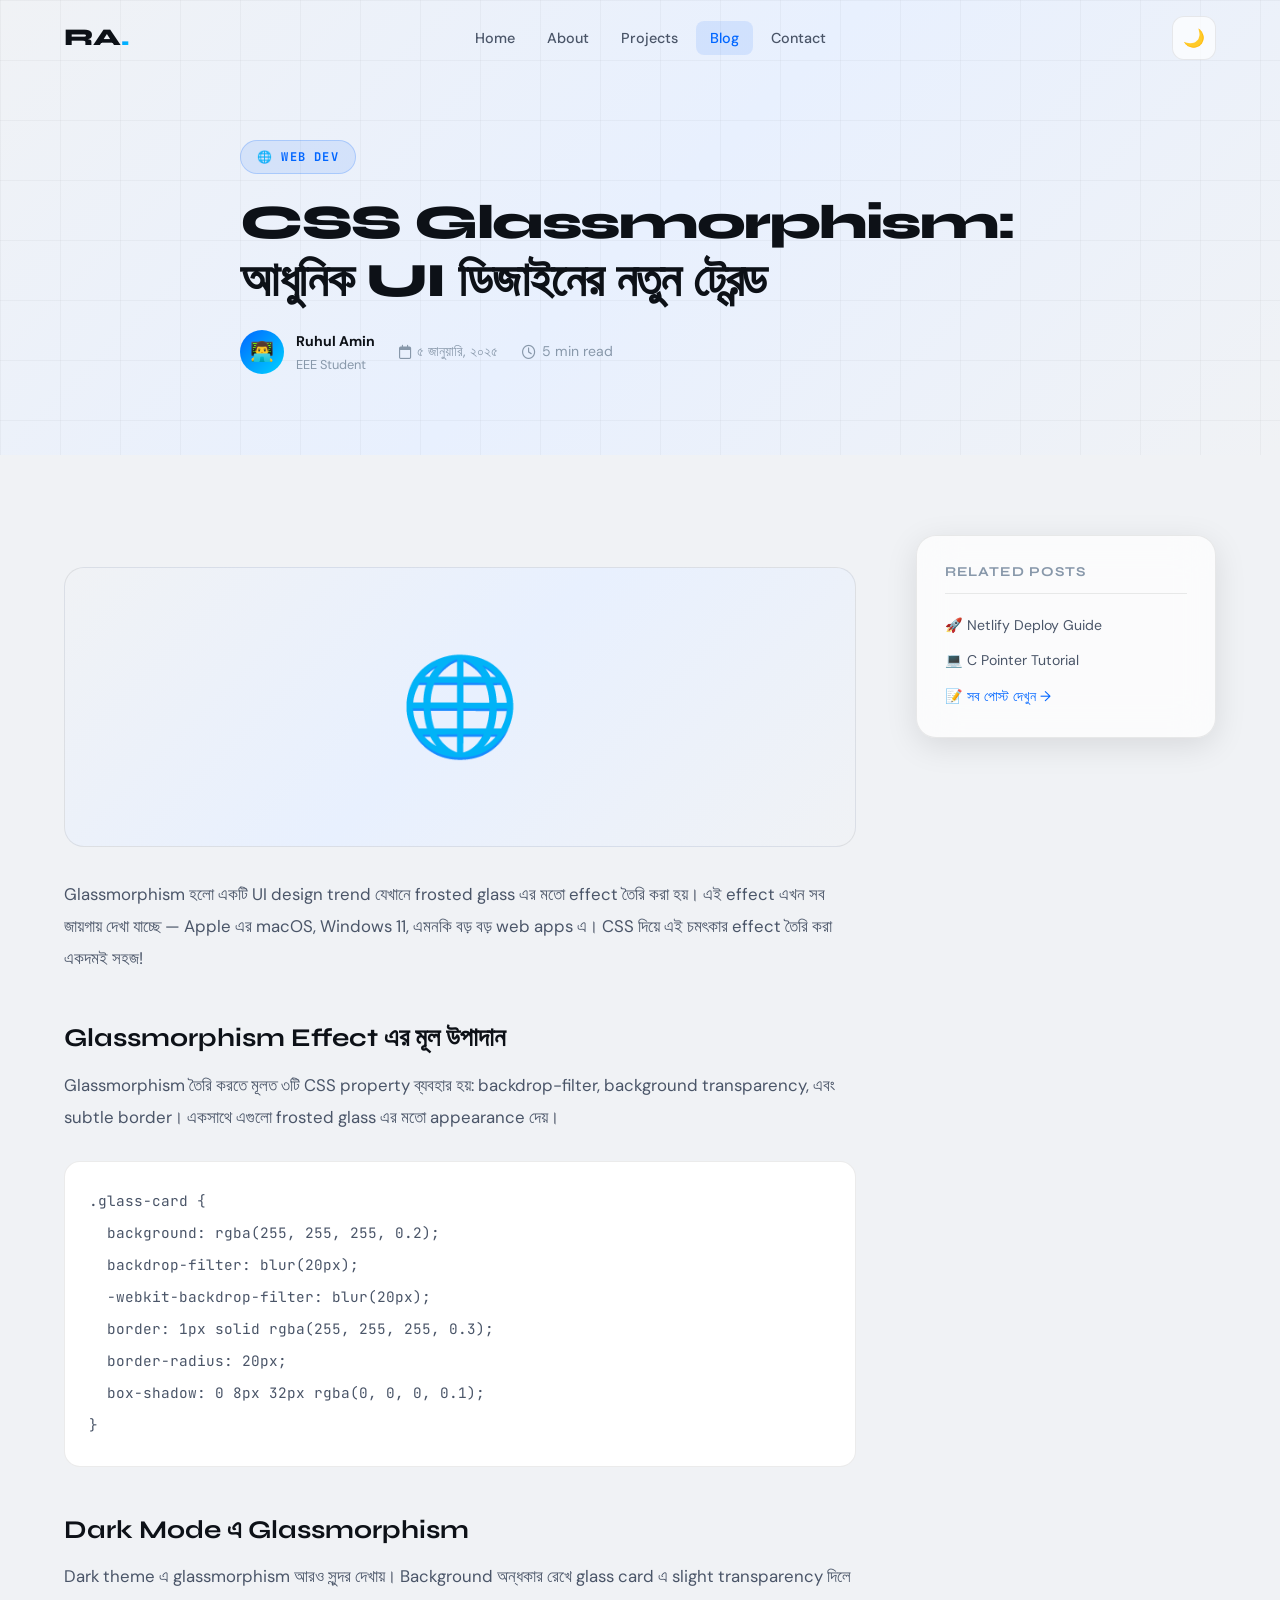
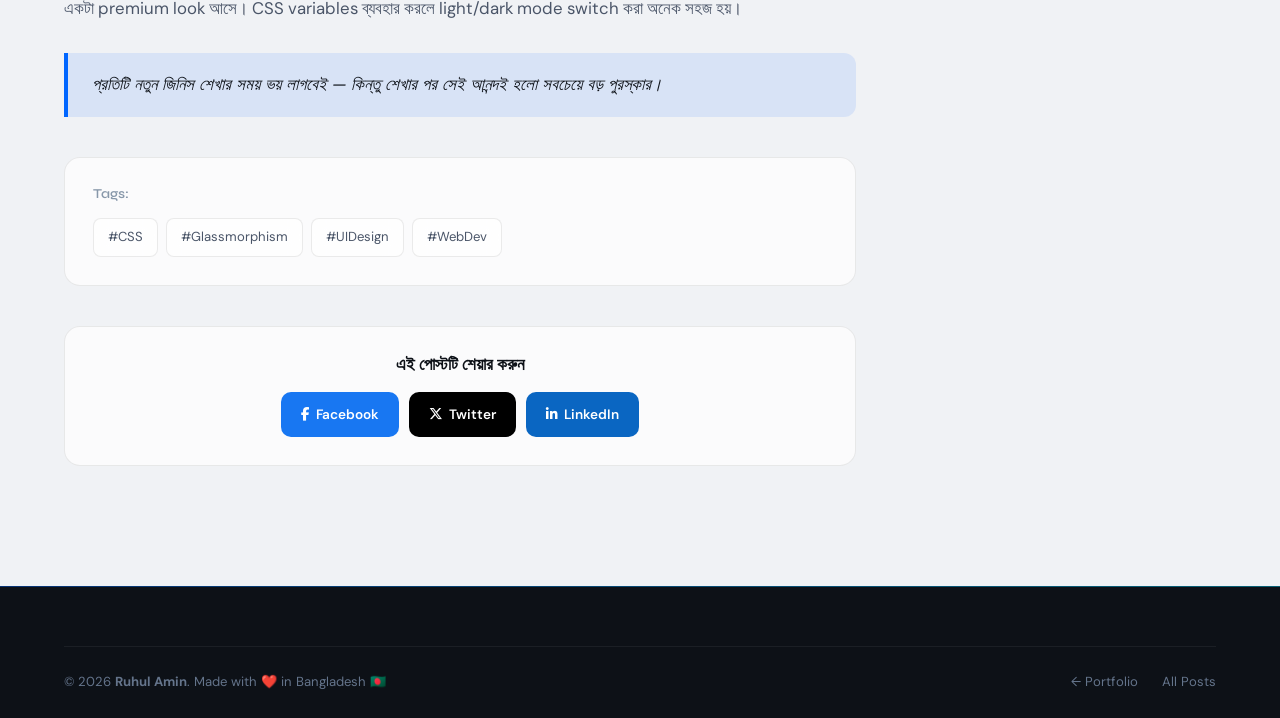
<file: blog/post3.html>
<!DOCTYPE html>
<html lang="en">
<head>
  <meta charset="UTF-8" />
  <meta name="viewport" content="width=device-width, initial-scale=1.0" />
  <meta name="description" content="CSS Glassmorphism: আধুনিক UI ডিজাইনের নতুন ট্রেন্ড | Ruhul Amin Blog" />
  <title>CSS Glassmorphism: আধুনিক UI ডিজাইনের নতুন ট্রেন্ড | Ruhul Amin</title>
  <link rel="icon" type="image/svg+xml" href="data:image/svg+xml,<svg xmlns='http://www.w3.org/2000/svg' viewBox='0 0 100 100'><text y='.9em' font-size='90'>⚡</text></svg>" />
  <link rel="preconnect" href="https://fonts.googleapis.com" />
  <link href="https://fonts.googleapis.com/css2?family=Syne:wght@400;700;800&family=DM+Sans:wght@400;500;600&family=JetBrains+Mono:wght@400;500&display=swap" rel="stylesheet" />
  <link rel="stylesheet" href="https://cdnjs.cloudflare.com/ajax/libs/font-awesome/6.5.0/css/all.min.css" />
  <link rel="stylesheet" href="../css/style.css" />
  <style>
    .post-hero{min-height:50vh;display:flex;align-items:center;background:var(--gradient-hero);padding:140px 0 80px;position:relative;overflow:hidden}
    .post-hero::before{content:'';position:absolute;inset:0;background-image:linear-gradient(var(--border) 1px,transparent 1px),linear-gradient(90deg,var(--border) 1px,transparent 1px);background-size:60px 60px;opacity:.4}
    .post-category-tag{display:inline-block;font-size:.75rem;font-weight:700;color:var(--accent);background:var(--tag-bg);padding:6px 16px;border-radius:100px;text-transform:uppercase;letter-spacing:.1em;margin-bottom:20px;border:1px solid rgba(0,102,255,.2);font-family:'JetBrains Mono',monospace}
    .post-title{font-size:clamp(1.8rem,4vw,3rem);font-weight:800;letter-spacing:-.03em;margin-bottom:20px;max-width:800px}
    .post-meta-row{display:flex;align-items:center;gap:24px;flex-wrap:wrap;font-size:.88rem;color:var(--text-muted)}
    .post-meta-row span{display:flex;align-items:center;gap:6px}
    .post-author-avatar{width:44px;height:44px;border-radius:50%;background:var(--gradient-accent);display:flex;align-items:center;justify-content:center;font-size:1.2rem;color:white;flex-shrink:0}
    .post-layout{display:grid;grid-template-columns:1fr 300px;gap:60px;align-items:start;padding:80px 0}
    .post-content{font-size:1.05rem;line-height:1.9;color:var(--text-secondary)}
    .post-content h2{font-size:1.6rem;margin:48px 0 16px;color:var(--text-primary)}
    .post-content h3{font-size:1.25rem;margin:36px 0 12px;color:var(--text-primary)}
    .post-content p{margin-bottom:20px}
    .post-content ul,.post-content ol{padding-left:28px;margin-bottom:20px}
    .post-content li{margin-bottom:8px}
    .post-content blockquote{border-left:4px solid var(--accent);padding:16px 24px;background:var(--tag-bg);border-radius:0 12px 12px 0;margin:28px 0;font-style:italic;color:var(--text-primary)}
    .post-content code{font-family:'JetBrains Mono',monospace;font-size:.88rem;background:var(--skill-bg);color:var(--accent);padding:2px 8px;border-radius:5px}
    .post-content pre{background:var(--bg-secondary);border:1px solid var(--border);border-radius:16px;padding:24px;overflow-x:auto;margin:28px 0}
    .post-content pre code{background:none;padding:0;font-size:.9rem;color:var(--text-secondary)}
    .post-image{width:100%;height:280px;background:var(--gradient-hero);border-radius:20px;display:flex;align-items:center;justify-content:center;font-size:6rem;margin:32px 0;border:1px solid var(--border)}
    .post-tags{display:flex;flex-wrap:wrap;gap:8px;margin:40px 0;padding:28px;background:var(--bg-card);border:1px solid var(--border);border-radius:16px}
    .post-tags h4{width:100%;font-size:.85rem;color:var(--text-muted);margin-bottom:8px;font-weight:600}
    .post-share{margin:40px 0;padding:28px;background:var(--bg-card);border:1px solid var(--border);border-radius:16px;text-align:center}
    .post-share h4{margin-bottom:16px}
    .share-buttons{display:flex;gap:10px;justify-content:center}
    .share-btn{padding:10px 20px;border-radius:10px;font-size:.85rem;font-weight:600;border:none;cursor:pointer;transition:all .3s;display:flex;align-items:center;gap:6px;text-decoration:none}
    .share-fb{background:#1877f2;color:white}.share-tw{background:#000;color:white}.share-li{background:#0a66c2;color:white}
    .share-btn:hover{transform:translateY(-2px);opacity:.9;color:white}
    .post-sidebar{position:sticky;top:100px}
    .sidebar-card{padding:28px;margin-bottom:24px}
    .sidebar-card h4{font-size:.85rem;font-weight:700;text-transform:uppercase;letter-spacing:.08em;color:var(--text-muted);margin-bottom:20px;padding-bottom:12px;border-bottom:1px solid var(--border)}
    .toc-list{list-style:none}
    .toc-list li{margin-bottom:8px}
    .toc-list a{font-size:.88rem;color:var(--text-secondary);display:flex;align-items:center;gap:6px;transition:color .2s}
    .toc-list a:hover{color:var(--accent)}
    @media(max-width:1024px){.post-layout{grid-template-columns:1fr}.post-sidebar{position:static}}
  </style>
</head>
<body>
<nav id="navbar" role="navigation">
  <div class="container nav-container">
    <a href="../index.html" class="nav-logo">RA<span>.</span></a>
    <ul class="nav-links">
      <li><a href="../index.html#hero">Home</a></li>
      <li><a href="../index.html#about">About</a></li>
      <li><a href="../index.html#projects">Projects</a></li>
      <li><a href="../index.html#blog" class="active">Blog</a></li>
      <li><a href="../index.html#contact">Contact</a></li>
    </ul>
    <div class="nav-actions">
      <button class="theme-toggle" id="themeToggle" aria-label="Toggle theme">🌙</button>
      <button class="nav-hamburger" id="navHamburger" aria-label="Toggle menu"><span></span><span></span><span></span></button>
    </div>
  </div>
  <div id="navMobile" class="nav-mobile">
    <a href="../index.html">🏠 Home</a>
    <a href="../index.html#blog">📝 Blog</a>
    <a href="../index.html#contact">📬 Contact</a>
  </div>
</nav>

<div class="post-hero">
  <div class="container" style="position:relative;z-index:1;">
    <span class="post-category-tag">🌐 Web Dev</span>
    <h1 class="post-title">CSS Glassmorphism: আধুনিক UI ডিজাইনের নতুন ট্রেন্ড</h1>
    <div class="post-meta-row">
      <div style="display:flex;align-items:center;gap:12px;">
        <div class="post-author-avatar">👨‍💻</div>
        <div><div style="font-weight:700;color:var(--text-primary);">Ruhul Amin</div><div style="font-size:.8rem;color:var(--text-muted);">EEE Student</div></div>
      </div>
      <span><i class="fa-regular fa-calendar"></i> ৫ জানুয়ারি, ২০২৫</span>
      <span><i class="fa-regular fa-clock"></i> 5 min read</span>
    </div>
  </div>
</div>

<div class="container">
  <div class="post-layout">
    <article class="post-content">
      <div class="post-image" aria-hidden="true">🌐</div>
      <p>Glassmorphism হলো একটি UI design trend যেখানে frosted glass এর মতো effect তৈরি করা হয়। এই effect এখন সব জায়গায় দেখা যাচ্ছে — Apple এর macOS, Windows 11, এমনকি বড় বড় web apps এ। CSS দিয়ে এই চমৎকার effect তৈরি করা একদমই সহজ!</p>
      <h2>Glassmorphism Effect এর মূল উপাদান</h2>
      <p>Glassmorphism তৈরি করতে মূলত ৩টি CSS property ব্যবহার হয়: backdrop-filter, background transparency, এবং subtle border। একসাথে এগুলো frosted glass এর মতো appearance দেয়।</p>
      <pre><code>.glass-card {
  background: rgba(255, 255, 255, 0.2);
  backdrop-filter: blur(20px);
  -webkit-backdrop-filter: blur(20px);
  border: 1px solid rgba(255, 255, 255, 0.3);
  border-radius: 20px;
  box-shadow: 0 8px 32px rgba(0, 0, 0, 0.1);
}</code></pre>
      <h2>Dark Mode এ Glassmorphism</h2>
      <p>Dark theme এ glassmorphism আরও সুন্দর দেখায়। Background অন্ধকার রেখে glass card এ slight transparency দিলে একটা premium look আসে। CSS variables ব্যবহার করলে light/dark mode switch করা অনেক সহজ হয়।</p>
      <blockquote>প্রতিটি নতুন জিনিস শেখার সময় ভয় লাগবেই — কিন্তু শেখার পর সেই আনন্দই হলো সবচেয়ে বড় পুরস্কার।</blockquote>
      <div class="post-tags"><h4>Tags:</h4><span class="tag">#CSS</span><span class="tag">#Glassmorphism</span><span class="tag">#UIDesign</span><span class="tag">#WebDev</span></div>
      <div class="post-share">
        <h4>এই পোস্টটি শেয়ার করুন</h4>
        <div class="share-buttons">
          <a href="#" class="share-btn share-fb"><i class="fab fa-facebook-f"></i> Facebook</a>
          <a href="#" class="share-btn share-tw"><i class="fab fa-x-twitter"></i> Twitter</a>
          <a href="#" class="share-btn share-li"><i class="fab fa-linkedin-in"></i> LinkedIn</a>
        </div>
      </div>
    </article>
    <aside class="post-sidebar">
      <div class="glass-card sidebar-card">
        <h4>Related Posts</h4>
        <div style="display:flex;flex-direction:column;gap:12px;">
          <a href="post7.html" style="font-size:.88rem;color:var(--text-secondary);text-decoration:none;" onmouseover="this.style.color='var(--accent)'" onmouseout="this.style.color='var(--text-secondary)'">🚀 Netlify Deploy Guide</a>
          <a href="post4.html" style="font-size:.88rem;color:var(--text-secondary);text-decoration:none;" onmouseover="this.style.color='var(--accent)'" onmouseout="this.style.color='var(--text-secondary)'">💻 C Pointer Tutorial</a>
          <a href="../index.html#blog" style="font-size:.88rem;color:var(--accent);text-decoration:none;">📝 সব পোস্ট দেখুন →</a>
        </div>
      </div>
    </aside>
  </div>
</div>

<footer id="footer">
  <div class="container">
    <div class="footer-bottom">
      <p class="footer-copy">&copy; <script>document.write(new Date().getFullYear())</script> <strong>Ruhul Amin</strong>. Made with ❤️ in Bangladesh 🇧🇩</p>
      <div class="footer-links"><a href="../index.html">← Portfolio</a><a href="../index.html#blog">All Posts</a></div>
    </div>
  </div>
</footer>
<button id="backToTop" class="back-to-top" aria-label="Back to top"><i class="fa-solid fa-chevron-up"></i></button>
<script src="../js/main.js"></script>
</body>
</html>
</file>
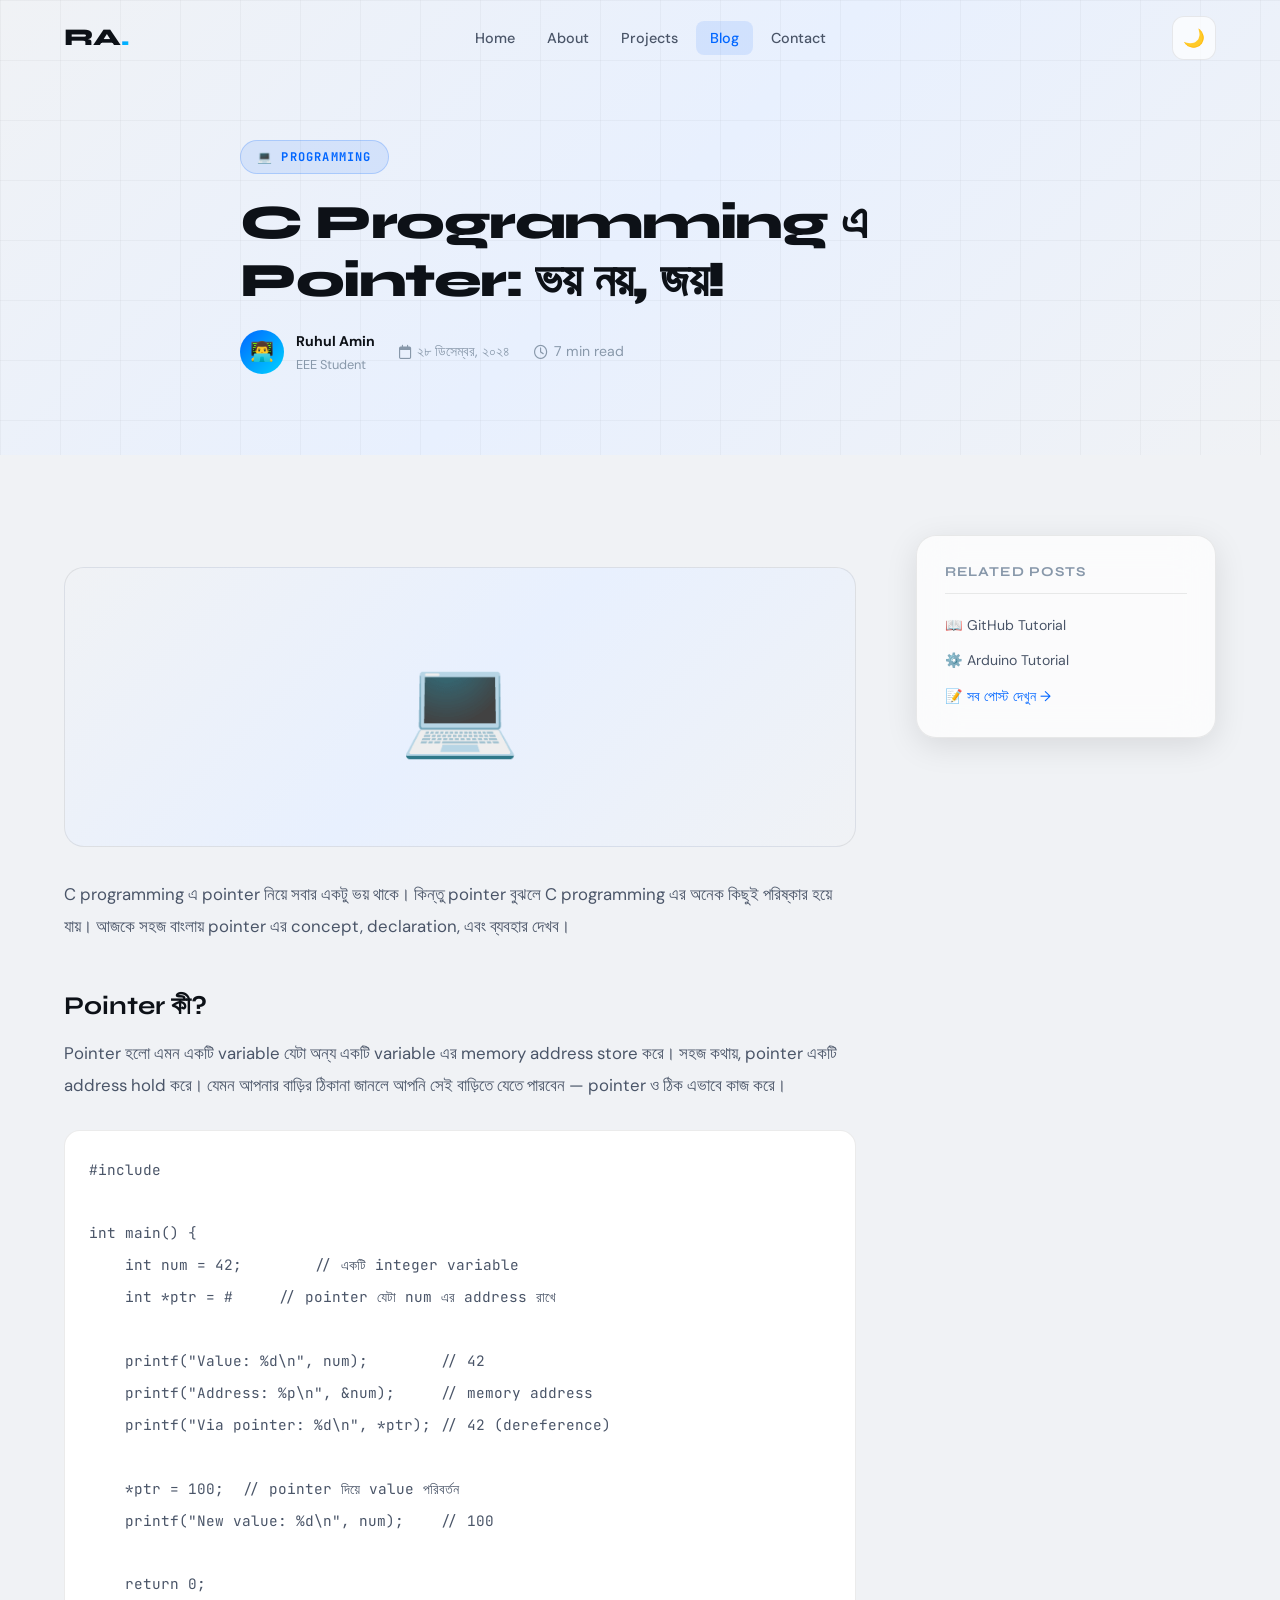
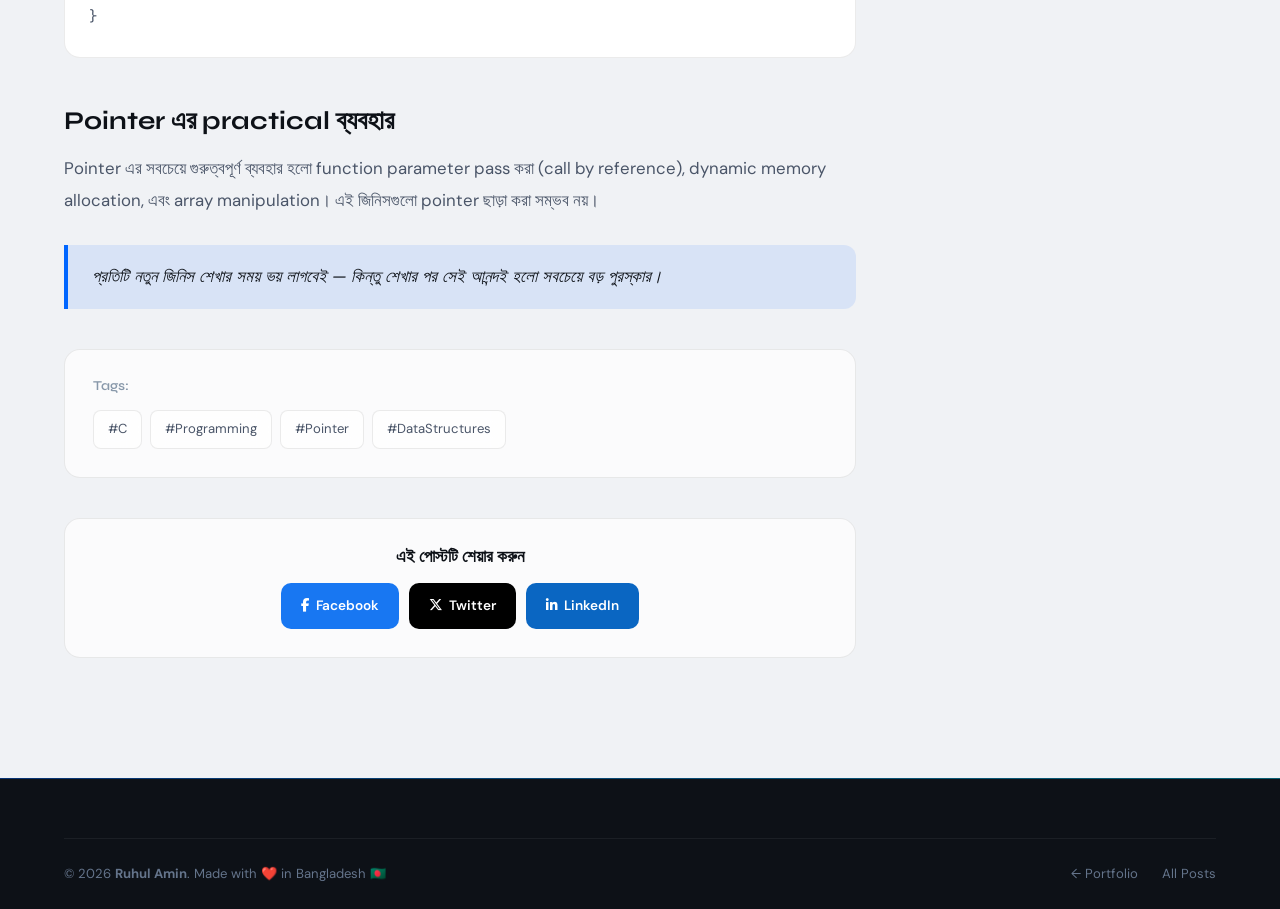
<file: blog/post4.html>
<!DOCTYPE html>
<html lang="en">
<head>
  <meta charset="UTF-8" />
  <meta name="viewport" content="width=device-width, initial-scale=1.0" />
  <meta name="description" content="C Programming এ Pointer: ভয় নয়, জয়! | Ruhul Amin Blog" />
  <title>C Programming এ Pointer: ভয় নয়, জয়! | Ruhul Amin</title>
  <link rel="icon" type="image/svg+xml" href="data:image/svg+xml,<svg xmlns='http://www.w3.org/2000/svg' viewBox='0 0 100 100'><text y='.9em' font-size='90'>⚡</text></svg>" />
  <link rel="preconnect" href="https://fonts.googleapis.com" />
  <link href="https://fonts.googleapis.com/css2?family=Syne:wght@400;700;800&family=DM+Sans:wght@400;500;600&family=JetBrains+Mono:wght@400;500&display=swap" rel="stylesheet" />
  <link rel="stylesheet" href="https://cdnjs.cloudflare.com/ajax/libs/font-awesome/6.5.0/css/all.min.css" />
  <link rel="stylesheet" href="../css/style.css" />
  <style>
    .post-hero{min-height:50vh;display:flex;align-items:center;background:var(--gradient-hero);padding:140px 0 80px;position:relative;overflow:hidden}
    .post-hero::before{content:'';position:absolute;inset:0;background-image:linear-gradient(var(--border) 1px,transparent 1px),linear-gradient(90deg,var(--border) 1px,transparent 1px);background-size:60px 60px;opacity:.4}
    .post-category-tag{display:inline-block;font-size:.75rem;font-weight:700;color:var(--accent);background:var(--tag-bg);padding:6px 16px;border-radius:100px;text-transform:uppercase;letter-spacing:.1em;margin-bottom:20px;border:1px solid rgba(0,102,255,.2);font-family:'JetBrains Mono',monospace}
    .post-title{font-size:clamp(1.8rem,4vw,3rem);font-weight:800;letter-spacing:-.03em;margin-bottom:20px;max-width:800px}
    .post-meta-row{display:flex;align-items:center;gap:24px;flex-wrap:wrap;font-size:.88rem;color:var(--text-muted)}
    .post-meta-row span{display:flex;align-items:center;gap:6px}
    .post-author-avatar{width:44px;height:44px;border-radius:50%;background:var(--gradient-accent);display:flex;align-items:center;justify-content:center;font-size:1.2rem;color:white;flex-shrink:0}
    .post-layout{display:grid;grid-template-columns:1fr 300px;gap:60px;align-items:start;padding:80px 0}
    .post-content{font-size:1.05rem;line-height:1.9;color:var(--text-secondary)}
    .post-content h2{font-size:1.6rem;margin:48px 0 16px;color:var(--text-primary)}
    .post-content h3{font-size:1.25rem;margin:36px 0 12px;color:var(--text-primary)}
    .post-content p{margin-bottom:20px}
    .post-content ul,.post-content ol{padding-left:28px;margin-bottom:20px}
    .post-content li{margin-bottom:8px}
    .post-content blockquote{border-left:4px solid var(--accent);padding:16px 24px;background:var(--tag-bg);border-radius:0 12px 12px 0;margin:28px 0;font-style:italic;color:var(--text-primary)}
    .post-content code{font-family:'JetBrains Mono',monospace;font-size:.88rem;background:var(--skill-bg);color:var(--accent);padding:2px 8px;border-radius:5px}
    .post-content pre{background:var(--bg-secondary);border:1px solid var(--border);border-radius:16px;padding:24px;overflow-x:auto;margin:28px 0}
    .post-content pre code{background:none;padding:0;font-size:.9rem;color:var(--text-secondary)}
    .post-image{width:100%;height:280px;background:var(--gradient-hero);border-radius:20px;display:flex;align-items:center;justify-content:center;font-size:6rem;margin:32px 0;border:1px solid var(--border)}
    .post-tags{display:flex;flex-wrap:wrap;gap:8px;margin:40px 0;padding:28px;background:var(--bg-card);border:1px solid var(--border);border-radius:16px}
    .post-tags h4{width:100%;font-size:.85rem;color:var(--text-muted);margin-bottom:8px;font-weight:600}
    .post-share{margin:40px 0;padding:28px;background:var(--bg-card);border:1px solid var(--border);border-radius:16px;text-align:center}
    .post-share h4{margin-bottom:16px}
    .share-buttons{display:flex;gap:10px;justify-content:center}
    .share-btn{padding:10px 20px;border-radius:10px;font-size:.85rem;font-weight:600;border:none;cursor:pointer;transition:all .3s;display:flex;align-items:center;gap:6px;text-decoration:none}
    .share-fb{background:#1877f2;color:white}.share-tw{background:#000;color:white}.share-li{background:#0a66c2;color:white}
    .share-btn:hover{transform:translateY(-2px);opacity:.9;color:white}
    .post-sidebar{position:sticky;top:100px}
    .sidebar-card{padding:28px;margin-bottom:24px}
    .sidebar-card h4{font-size:.85rem;font-weight:700;text-transform:uppercase;letter-spacing:.08em;color:var(--text-muted);margin-bottom:20px;padding-bottom:12px;border-bottom:1px solid var(--border)}
    .toc-list{list-style:none}
    .toc-list li{margin-bottom:8px}
    .toc-list a{font-size:.88rem;color:var(--text-secondary);display:flex;align-items:center;gap:6px;transition:color .2s}
    .toc-list a:hover{color:var(--accent)}
    @media(max-width:1024px){.post-layout{grid-template-columns:1fr}.post-sidebar{position:static}}
  </style>
</head>
<body>
<nav id="navbar" role="navigation">
  <div class="container nav-container">
    <a href="../index.html" class="nav-logo">RA<span>.</span></a>
    <ul class="nav-links">
      <li><a href="../index.html#hero">Home</a></li>
      <li><a href="../index.html#about">About</a></li>
      <li><a href="../index.html#projects">Projects</a></li>
      <li><a href="../index.html#blog" class="active">Blog</a></li>
      <li><a href="../index.html#contact">Contact</a></li>
    </ul>
    <div class="nav-actions">
      <button class="theme-toggle" id="themeToggle" aria-label="Toggle theme">🌙</button>
      <button class="nav-hamburger" id="navHamburger" aria-label="Toggle menu"><span></span><span></span><span></span></button>
    </div>
  </div>
  <div id="navMobile" class="nav-mobile">
    <a href="../index.html">🏠 Home</a>
    <a href="../index.html#blog">📝 Blog</a>
    <a href="../index.html#contact">📬 Contact</a>
  </div>
</nav>

<div class="post-hero">
  <div class="container" style="position:relative;z-index:1;">
    <span class="post-category-tag">💻 Programming</span>
    <h1 class="post-title">C Programming এ Pointer: ভয় নয়, জয়!</h1>
    <div class="post-meta-row">
      <div style="display:flex;align-items:center;gap:12px;">
        <div class="post-author-avatar">👨‍💻</div>
        <div><div style="font-weight:700;color:var(--text-primary);">Ruhul Amin</div><div style="font-size:.8rem;color:var(--text-muted);">EEE Student</div></div>
      </div>
      <span><i class="fa-regular fa-calendar"></i> ২৮ ডিসেম্বর, ২০২৪</span>
      <span><i class="fa-regular fa-clock"></i> 7 min read</span>
    </div>
  </div>
</div>

<div class="container">
  <div class="post-layout">
    <article class="post-content">
      <div class="post-image" aria-hidden="true">💻</div>
      <p>C programming এ pointer নিয়ে সবার একটু ভয় থাকে। কিন্তু pointer বুঝলে C programming এর অনেক কিছুই পরিষ্কার হয়ে যায়। আজকে সহজ বাংলায় pointer এর concept, declaration, এবং ব্যবহার দেখব।</p>
      <h2>Pointer কী?</h2>
      <p>Pointer হলো এমন একটি variable যেটা অন্য একটি variable এর memory address store করে। সহজ কথায়, pointer একটি address hold করে। যেমন আপনার বাড়ির ঠিকানা জানলে আপনি সেই বাড়িতে যেতে পারবেন — pointer ও ঠিক এভাবে কাজ করে।</p>
      <pre><code>#include <stdio.h>

int main() {
    int num = 42;        // একটি integer variable
    int *ptr = &num;     // pointer যেটা num এর address রাখে
    
    printf("Value: %d\n", num);        // 42
    printf("Address: %p\n", &num);     // memory address
    printf("Via pointer: %d\n", *ptr); // 42 (dereference)
    
    *ptr = 100;  // pointer দিয়ে value পরিবর্তন
    printf("New value: %d\n", num);    // 100
    
    return 0;
}</code></pre>
      <h2>Pointer এর practical ব্যবহার</h2>
      <p>Pointer এর সবচেয়ে গুরুত্বপূর্ণ ব্যবহার হলো function parameter pass করা (call by reference), dynamic memory allocation, এবং array manipulation। এই জিনিসগুলো pointer ছাড়া করা সম্ভব নয়।</p>
      <blockquote>প্রতিটি নতুন জিনিস শেখার সময় ভয় লাগবেই — কিন্তু শেখার পর সেই আনন্দই হলো সবচেয়ে বড় পুরস্কার।</blockquote>
      <div class="post-tags"><h4>Tags:</h4><span class="tag">#C</span><span class="tag">#Programming</span><span class="tag">#Pointer</span><span class="tag">#DataStructures</span></div>
      <div class="post-share">
        <h4>এই পোস্টটি শেয়ার করুন</h4>
        <div class="share-buttons">
          <a href="#" class="share-btn share-fb"><i class="fab fa-facebook-f"></i> Facebook</a>
          <a href="#" class="share-btn share-tw"><i class="fab fa-x-twitter"></i> Twitter</a>
          <a href="#" class="share-btn share-li"><i class="fab fa-linkedin-in"></i> LinkedIn</a>
        </div>
      </div>
    </article>
    <aside class="post-sidebar">
      <div class="glass-card sidebar-card">
        <h4>Related Posts</h4>
        <div style="display:flex;flex-direction:column;gap:12px;">
          <a href="post5.html" style="font-size:.88rem;color:var(--text-secondary);text-decoration:none;" onmouseover="this.style.color='var(--accent)'" onmouseout="this.style.color='var(--text-secondary)'">📖 GitHub Tutorial</a>
          <a href="post2.html" style="font-size:.88rem;color:var(--text-secondary);text-decoration:none;" onmouseover="this.style.color='var(--accent)'" onmouseout="this.style.color='var(--text-secondary)'">⚙️ Arduino Tutorial</a>
          <a href="../index.html#blog" style="font-size:.88rem;color:var(--accent);text-decoration:none;">📝 সব পোস্ট দেখুন →</a>
        </div>
      </div>
    </aside>
  </div>
</div>

<footer id="footer">
  <div class="container">
    <div class="footer-bottom">
      <p class="footer-copy">&copy; <script>document.write(new Date().getFullYear())</script> <strong>Ruhul Amin</strong>. Made with ❤️ in Bangladesh 🇧🇩</p>
      <div class="footer-links"><a href="../index.html">← Portfolio</a><a href="../index.html#blog">All Posts</a></div>
    </div>
  </div>
</footer>
<button id="backToTop" class="back-to-top" aria-label="Back to top"><i class="fa-solid fa-chevron-up"></i></button>
<script src="../js/main.js"></script>
</body>
</html>
</file>
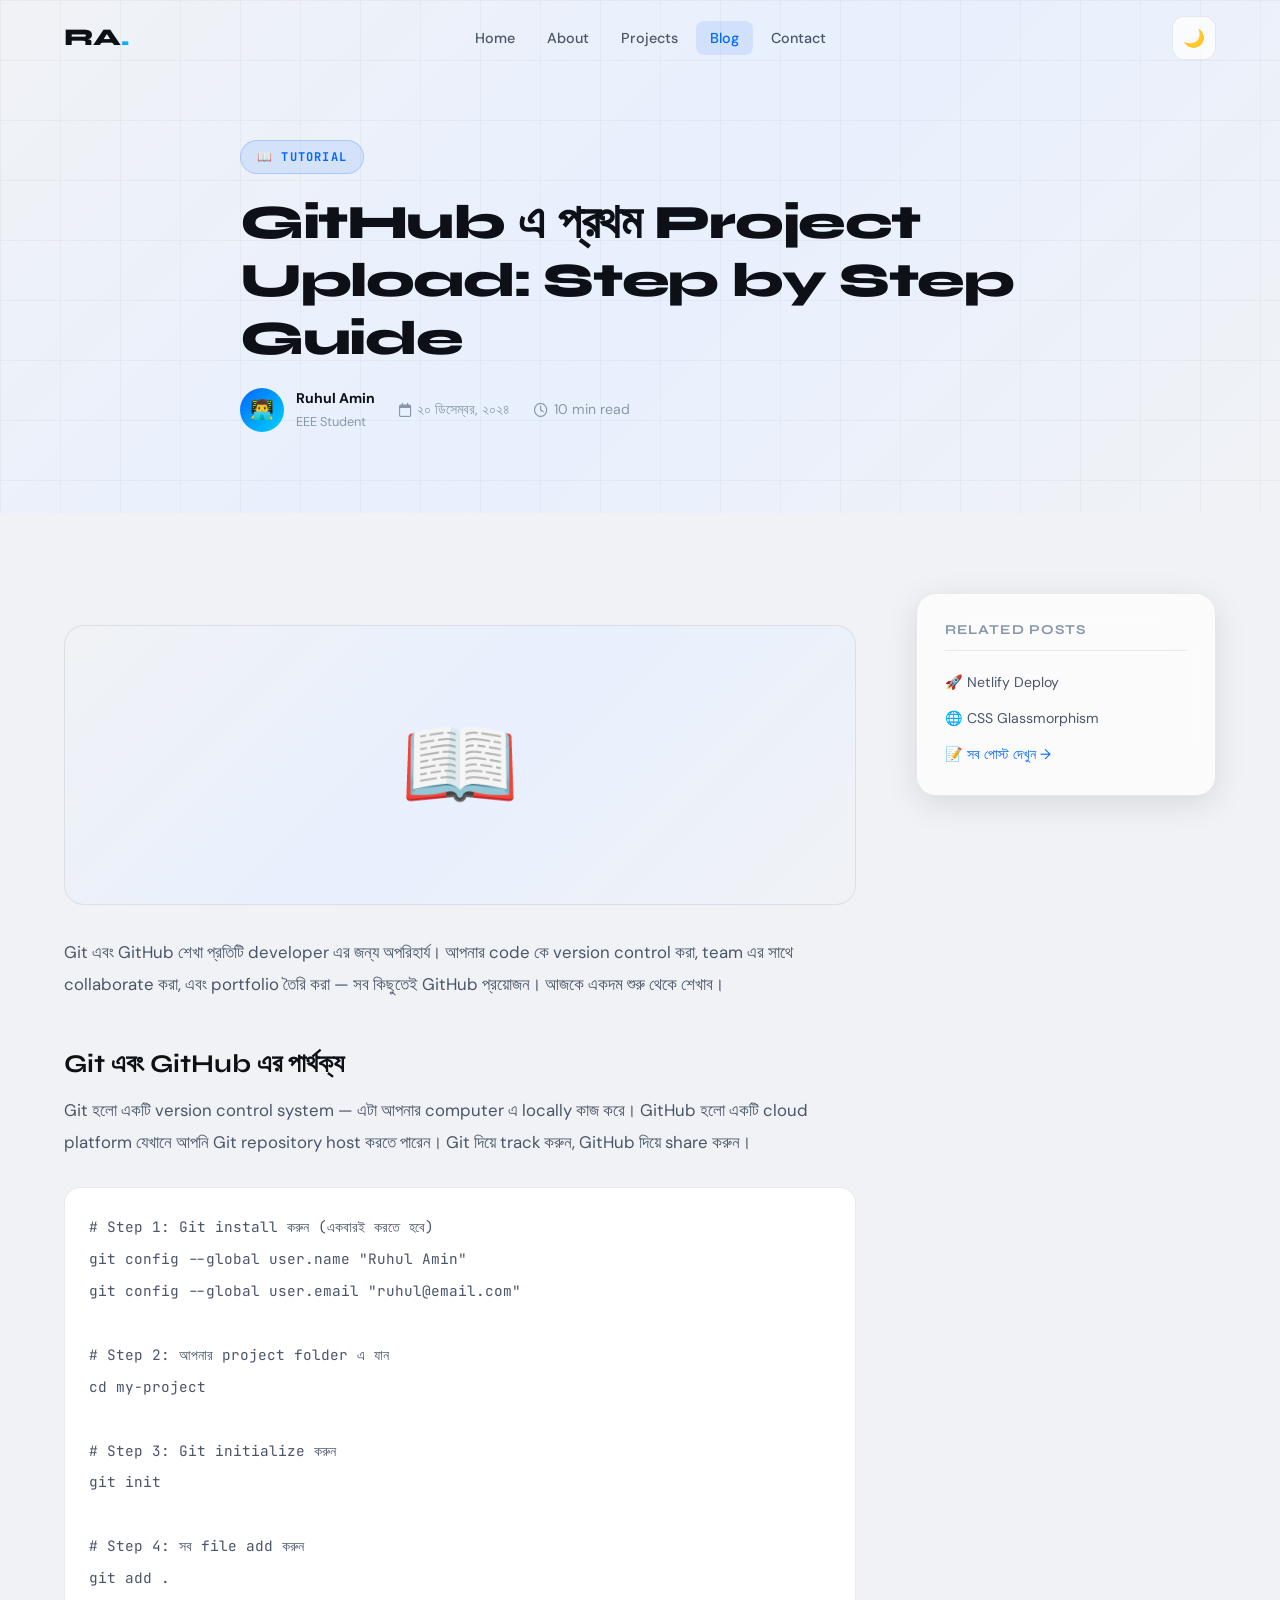
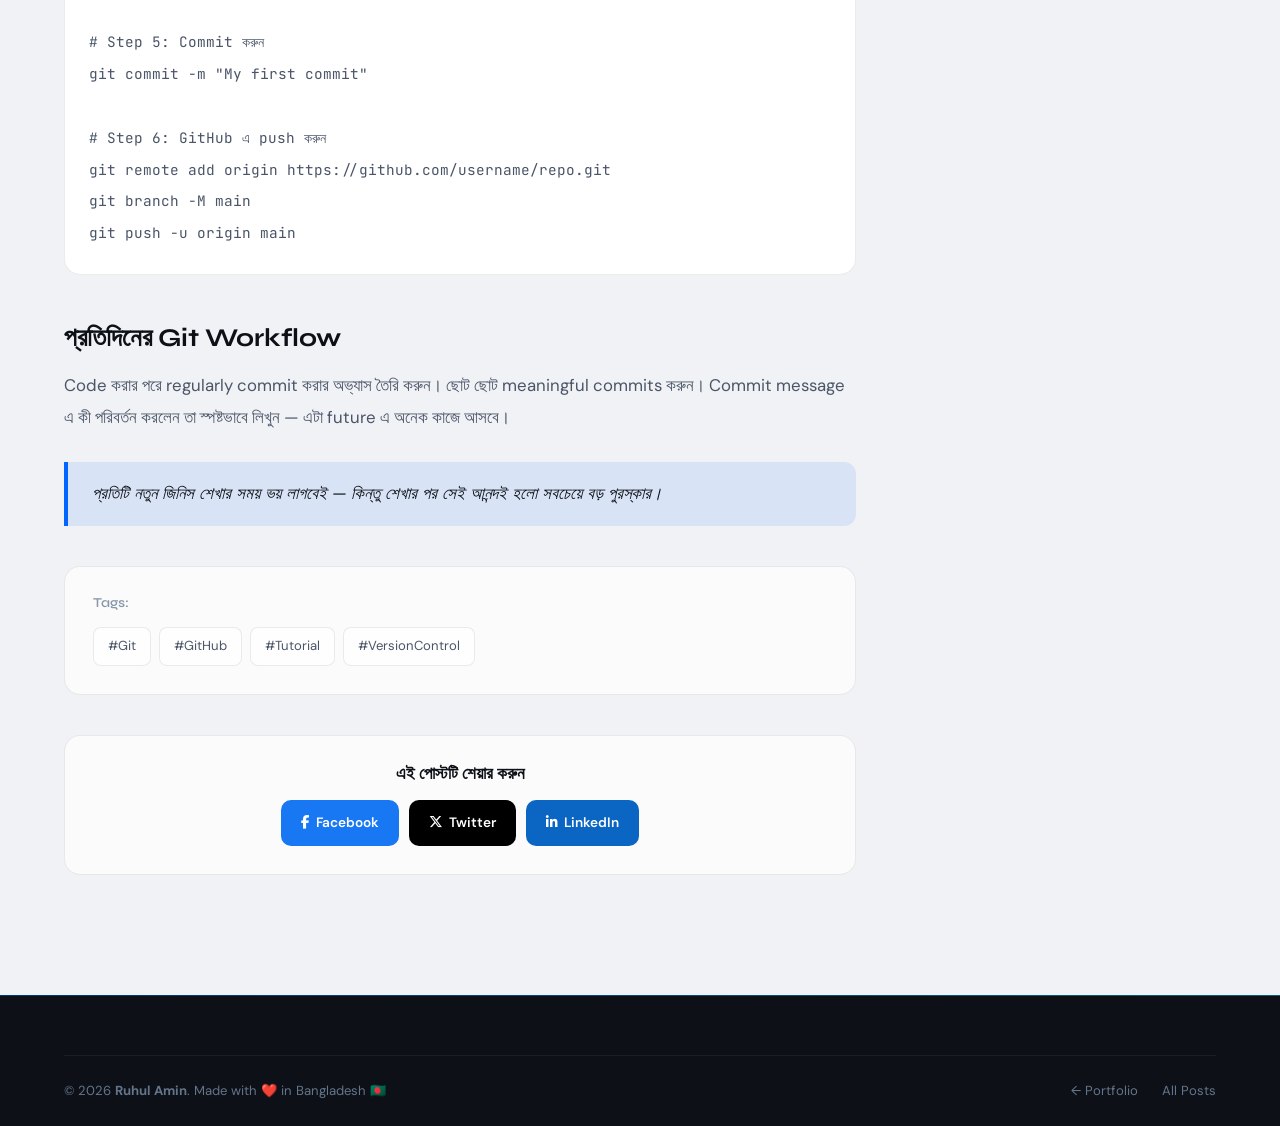
<file: blog/post5.html>
<!DOCTYPE html>
<html lang="en">
<head>
  <meta charset="UTF-8" />
  <meta name="viewport" content="width=device-width, initial-scale=1.0" />
  <meta name="description" content="GitHub এ প্রথম Project Upload: Step by Step Guide | Ruhul Amin Blog" />
  <title>GitHub এ প্রথম Project Upload: Step by Step Guide | Ruhul Amin</title>
  <link rel="icon" type="image/svg+xml" href="data:image/svg+xml,<svg xmlns='http://www.w3.org/2000/svg' viewBox='0 0 100 100'><text y='.9em' font-size='90'>⚡</text></svg>" />
  <link rel="preconnect" href="https://fonts.googleapis.com" />
  <link href="https://fonts.googleapis.com/css2?family=Syne:wght@400;700;800&family=DM+Sans:wght@400;500;600&family=JetBrains+Mono:wght@400;500&display=swap" rel="stylesheet" />
  <link rel="stylesheet" href="https://cdnjs.cloudflare.com/ajax/libs/font-awesome/6.5.0/css/all.min.css" />
  <link rel="stylesheet" href="../css/style.css" />
  <style>
    .post-hero{min-height:50vh;display:flex;align-items:center;background:var(--gradient-hero);padding:140px 0 80px;position:relative;overflow:hidden}
    .post-hero::before{content:'';position:absolute;inset:0;background-image:linear-gradient(var(--border) 1px,transparent 1px),linear-gradient(90deg,var(--border) 1px,transparent 1px);background-size:60px 60px;opacity:.4}
    .post-category-tag{display:inline-block;font-size:.75rem;font-weight:700;color:var(--accent);background:var(--tag-bg);padding:6px 16px;border-radius:100px;text-transform:uppercase;letter-spacing:.1em;margin-bottom:20px;border:1px solid rgba(0,102,255,.2);font-family:'JetBrains Mono',monospace}
    .post-title{font-size:clamp(1.8rem,4vw,3rem);font-weight:800;letter-spacing:-.03em;margin-bottom:20px;max-width:800px}
    .post-meta-row{display:flex;align-items:center;gap:24px;flex-wrap:wrap;font-size:.88rem;color:var(--text-muted)}
    .post-meta-row span{display:flex;align-items:center;gap:6px}
    .post-author-avatar{width:44px;height:44px;border-radius:50%;background:var(--gradient-accent);display:flex;align-items:center;justify-content:center;font-size:1.2rem;color:white;flex-shrink:0}
    .post-layout{display:grid;grid-template-columns:1fr 300px;gap:60px;align-items:start;padding:80px 0}
    .post-content{font-size:1.05rem;line-height:1.9;color:var(--text-secondary)}
    .post-content h2{font-size:1.6rem;margin:48px 0 16px;color:var(--text-primary)}
    .post-content h3{font-size:1.25rem;margin:36px 0 12px;color:var(--text-primary)}
    .post-content p{margin-bottom:20px}
    .post-content ul,.post-content ol{padding-left:28px;margin-bottom:20px}
    .post-content li{margin-bottom:8px}
    .post-content blockquote{border-left:4px solid var(--accent);padding:16px 24px;background:var(--tag-bg);border-radius:0 12px 12px 0;margin:28px 0;font-style:italic;color:var(--text-primary)}
    .post-content code{font-family:'JetBrains Mono',monospace;font-size:.88rem;background:var(--skill-bg);color:var(--accent);padding:2px 8px;border-radius:5px}
    .post-content pre{background:var(--bg-secondary);border:1px solid var(--border);border-radius:16px;padding:24px;overflow-x:auto;margin:28px 0}
    .post-content pre code{background:none;padding:0;font-size:.9rem;color:var(--text-secondary)}
    .post-image{width:100%;height:280px;background:var(--gradient-hero);border-radius:20px;display:flex;align-items:center;justify-content:center;font-size:6rem;margin:32px 0;border:1px solid var(--border)}
    .post-tags{display:flex;flex-wrap:wrap;gap:8px;margin:40px 0;padding:28px;background:var(--bg-card);border:1px solid var(--border);border-radius:16px}
    .post-tags h4{width:100%;font-size:.85rem;color:var(--text-muted);margin-bottom:8px;font-weight:600}
    .post-share{margin:40px 0;padding:28px;background:var(--bg-card);border:1px solid var(--border);border-radius:16px;text-align:center}
    .post-share h4{margin-bottom:16px}
    .share-buttons{display:flex;gap:10px;justify-content:center}
    .share-btn{padding:10px 20px;border-radius:10px;font-size:.85rem;font-weight:600;border:none;cursor:pointer;transition:all .3s;display:flex;align-items:center;gap:6px;text-decoration:none}
    .share-fb{background:#1877f2;color:white}.share-tw{background:#000;color:white}.share-li{background:#0a66c2;color:white}
    .share-btn:hover{transform:translateY(-2px);opacity:.9;color:white}
    .post-sidebar{position:sticky;top:100px}
    .sidebar-card{padding:28px;margin-bottom:24px}
    .sidebar-card h4{font-size:.85rem;font-weight:700;text-transform:uppercase;letter-spacing:.08em;color:var(--text-muted);margin-bottom:20px;padding-bottom:12px;border-bottom:1px solid var(--border)}
    .toc-list{list-style:none}
    .toc-list li{margin-bottom:8px}
    .toc-list a{font-size:.88rem;color:var(--text-secondary);display:flex;align-items:center;gap:6px;transition:color .2s}
    .toc-list a:hover{color:var(--accent)}
    @media(max-width:1024px){.post-layout{grid-template-columns:1fr}.post-sidebar{position:static}}
  </style>
</head>
<body>
<nav id="navbar" role="navigation">
  <div class="container nav-container">
    <a href="../index.html" class="nav-logo">RA<span>.</span></a>
    <ul class="nav-links">
      <li><a href="../index.html#hero">Home</a></li>
      <li><a href="../index.html#about">About</a></li>
      <li><a href="../index.html#projects">Projects</a></li>
      <li><a href="../index.html#blog" class="active">Blog</a></li>
      <li><a href="../index.html#contact">Contact</a></li>
    </ul>
    <div class="nav-actions">
      <button class="theme-toggle" id="themeToggle" aria-label="Toggle theme">🌙</button>
      <button class="nav-hamburger" id="navHamburger" aria-label="Toggle menu"><span></span><span></span><span></span></button>
    </div>
  </div>
  <div id="navMobile" class="nav-mobile">
    <a href="../index.html">🏠 Home</a>
    <a href="../index.html#blog">📝 Blog</a>
    <a href="../index.html#contact">📬 Contact</a>
  </div>
</nav>

<div class="post-hero">
  <div class="container" style="position:relative;z-index:1;">
    <span class="post-category-tag">📖 Tutorial</span>
    <h1 class="post-title">GitHub এ প্রথম Project Upload: Step by Step Guide</h1>
    <div class="post-meta-row">
      <div style="display:flex;align-items:center;gap:12px;">
        <div class="post-author-avatar">👨‍💻</div>
        <div><div style="font-weight:700;color:var(--text-primary);">Ruhul Amin</div><div style="font-size:.8rem;color:var(--text-muted);">EEE Student</div></div>
      </div>
      <span><i class="fa-regular fa-calendar"></i> ২০ ডিসেম্বর, ২০২৪</span>
      <span><i class="fa-regular fa-clock"></i> 10 min read</span>
    </div>
  </div>
</div>

<div class="container">
  <div class="post-layout">
    <article class="post-content">
      <div class="post-image" aria-hidden="true">📖</div>
      <p>Git এবং GitHub শেখা প্রতিটি developer এর জন্য অপরিহার্য। আপনার code কে version control করা, team এর সাথে collaborate করা, এবং portfolio তৈরি করা — সব কিছুতেই GitHub প্রয়োজন। আজকে একদম শুরু থেকে শেখাব।</p>
      <h2>Git এবং GitHub এর পার্থক্য</h2>
      <p>Git হলো একটি version control system — এটা আপনার computer এ locally কাজ করে। GitHub হলো একটি cloud platform যেখানে আপনি Git repository host করতে পারেন। Git দিয়ে track করুন, GitHub দিয়ে share করুন।</p>
      <pre><code># Step 1: Git install করুন (একবারই করতে হবে)
git config --global user.name "Ruhul Amin"
git config --global user.email "ruhul@email.com"

# Step 2: আপনার project folder এ যান
cd my-project

# Step 3: Git initialize করুন
git init

# Step 4: সব file add করুন
git add .

# Step 5: Commit করুন
git commit -m "My first commit"

# Step 6: GitHub এ push করুন
git remote add origin https://github.com/username/repo.git
git branch -M main
git push -u origin main</code></pre>
      <h2>প্রতিদিনের Git Workflow</h2>
      <p>Code করার পরে regularly commit করার অভ্যাস তৈরি করুন। ছোট ছোট meaningful commits করুন। Commit message এ কী পরিবর্তন করলেন তা স্পষ্টভাবে লিখুন — এটা future এ অনেক কাজে আসবে।</p>
      <blockquote>প্রতিটি নতুন জিনিস শেখার সময় ভয় লাগবেই — কিন্তু শেখার পর সেই আনন্দই হলো সবচেয়ে বড় পুরস্কার।</blockquote>
      <div class="post-tags"><h4>Tags:</h4><span class="tag">#Git</span><span class="tag">#GitHub</span><span class="tag">#Tutorial</span><span class="tag">#VersionControl</span></div>
      <div class="post-share">
        <h4>এই পোস্টটি শেয়ার করুন</h4>
        <div class="share-buttons">
          <a href="#" class="share-btn share-fb"><i class="fab fa-facebook-f"></i> Facebook</a>
          <a href="#" class="share-btn share-tw"><i class="fab fa-x-twitter"></i> Twitter</a>
          <a href="#" class="share-btn share-li"><i class="fab fa-linkedin-in"></i> LinkedIn</a>
        </div>
      </div>
    </article>
    <aside class="post-sidebar">
      <div class="glass-card sidebar-card">
        <h4>Related Posts</h4>
        <div style="display:flex;flex-direction:column;gap:12px;">
          <a href="post7.html" style="font-size:.88rem;color:var(--text-secondary);text-decoration:none;" onmouseover="this.style.color='var(--accent)'" onmouseout="this.style.color='var(--text-secondary)'">🚀 Netlify Deploy</a>
          <a href="post3.html" style="font-size:.88rem;color:var(--text-secondary);text-decoration:none;" onmouseover="this.style.color='var(--accent)'" onmouseout="this.style.color='var(--text-secondary)'">🌐 CSS Glassmorphism</a>
          <a href="../index.html#blog" style="font-size:.88rem;color:var(--accent);text-decoration:none;">📝 সব পোস্ট দেখুন →</a>
        </div>
      </div>
    </aside>
  </div>
</div>

<footer id="footer">
  <div class="container">
    <div class="footer-bottom">
      <p class="footer-copy">&copy; <script>document.write(new Date().getFullYear())</script> <strong>Ruhul Amin</strong>. Made with ❤️ in Bangladesh 🇧🇩</p>
      <div class="footer-links"><a href="../index.html">← Portfolio</a><a href="../index.html#blog">All Posts</a></div>
    </div>
  </div>
</footer>
<button id="backToTop" class="back-to-top" aria-label="Back to top"><i class="fa-solid fa-chevron-up"></i></button>
<script src="../js/main.js"></script>
</body>
</html>
</file>
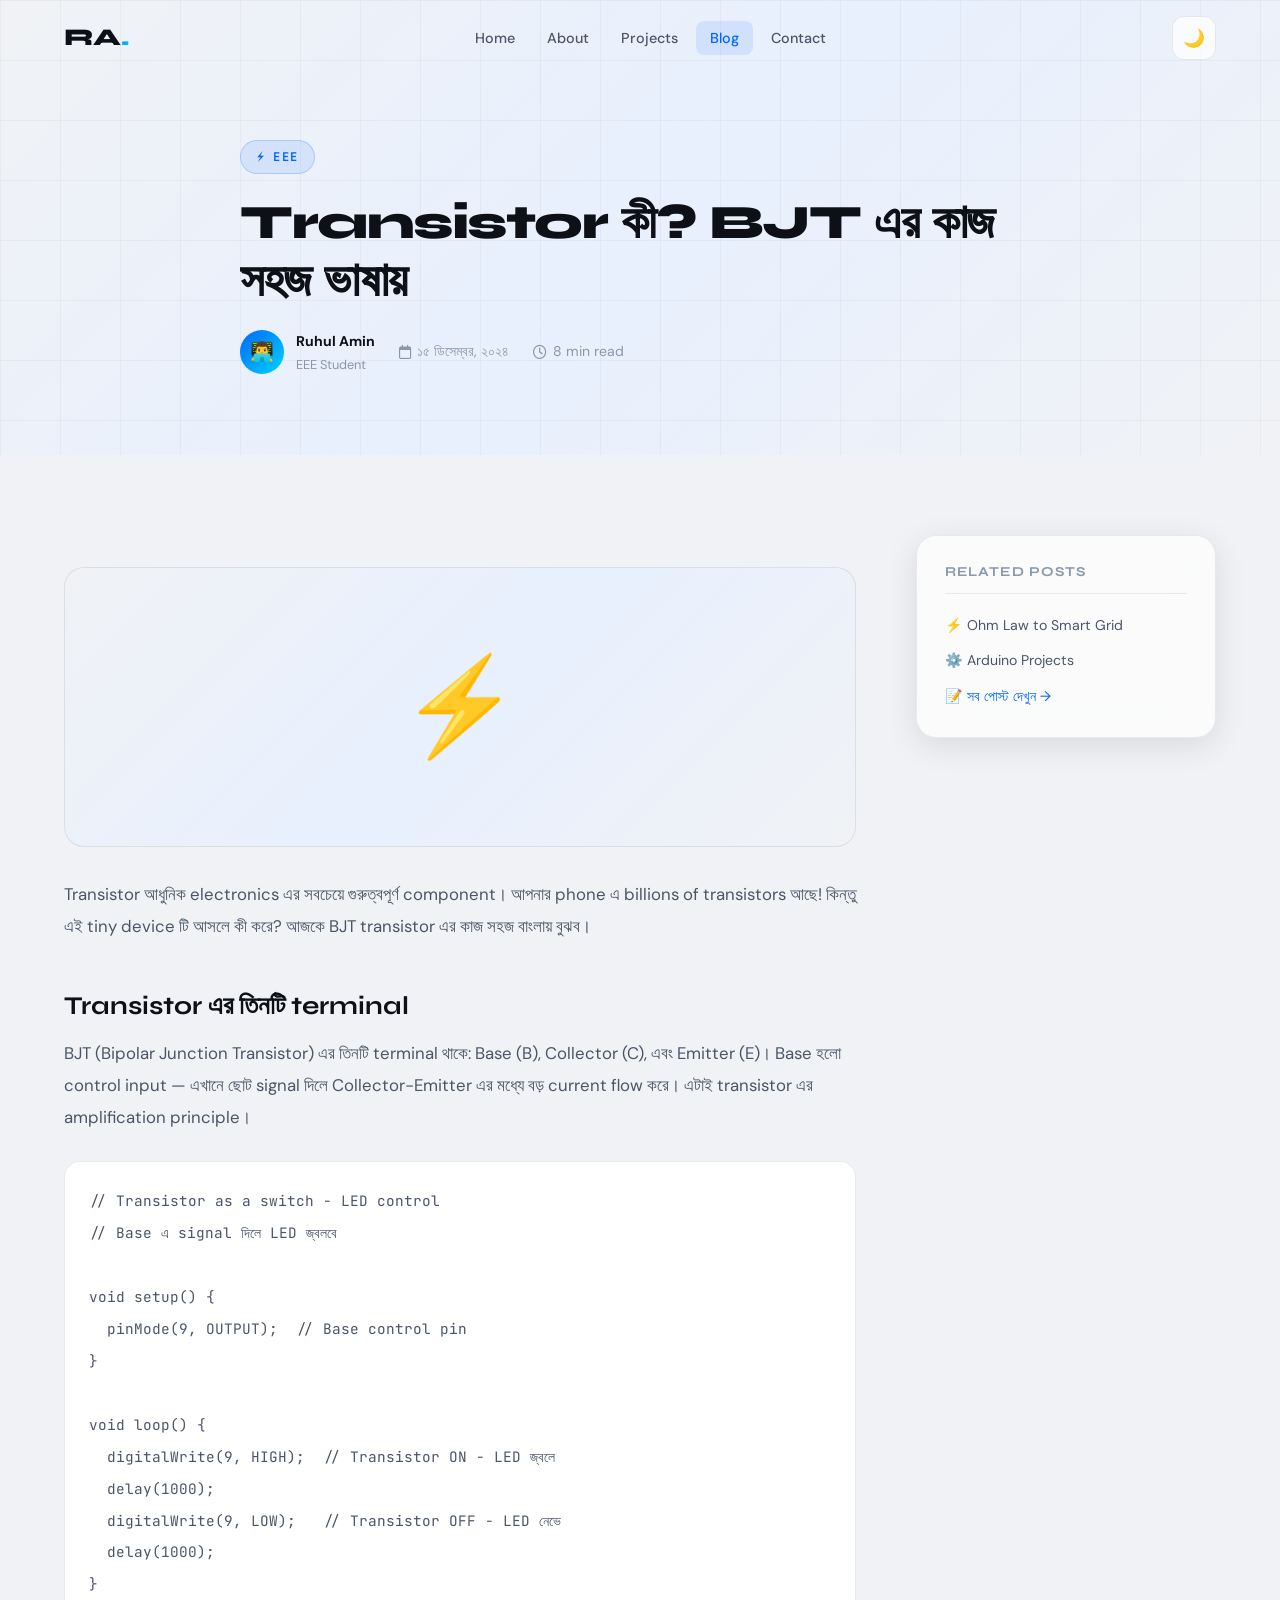
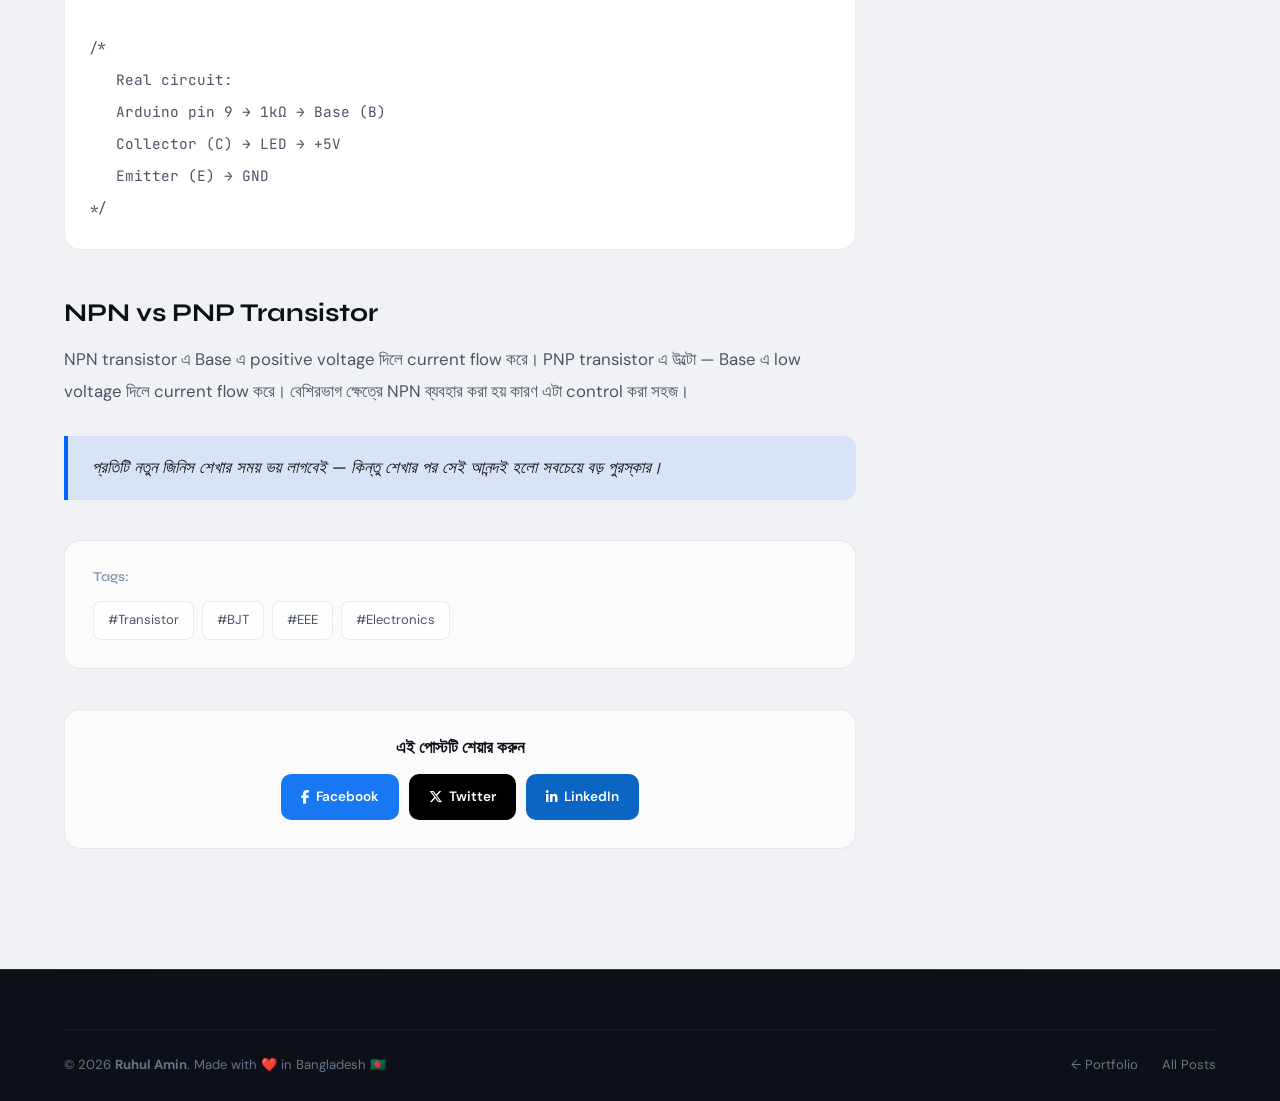
<file: blog/post6.html>
<!DOCTYPE html>
<html lang="en">
<head>
  <meta charset="UTF-8" />
  <meta name="viewport" content="width=device-width, initial-scale=1.0" />
  <meta name="description" content="Transistor কী? BJT এর কাজ সহজ ভাষায় | Ruhul Amin Blog" />
  <title>Transistor কী? BJT এর কাজ সহজ ভাষায় | Ruhul Amin</title>
  <link rel="icon" type="image/svg+xml" href="data:image/svg+xml,<svg xmlns='http://www.w3.org/2000/svg' viewBox='0 0 100 100'><text y='.9em' font-size='90'>⚡</text></svg>" />
  <link rel="preconnect" href="https://fonts.googleapis.com" />
  <link href="https://fonts.googleapis.com/css2?family=Syne:wght@400;700;800&family=DM+Sans:wght@400;500;600&family=JetBrains+Mono:wght@400;500&display=swap" rel="stylesheet" />
  <link rel="stylesheet" href="https://cdnjs.cloudflare.com/ajax/libs/font-awesome/6.5.0/css/all.min.css" />
  <link rel="stylesheet" href="../css/style.css" />
  <style>
    .post-hero{min-height:50vh;display:flex;align-items:center;background:var(--gradient-hero);padding:140px 0 80px;position:relative;overflow:hidden}
    .post-hero::before{content:'';position:absolute;inset:0;background-image:linear-gradient(var(--border) 1px,transparent 1px),linear-gradient(90deg,var(--border) 1px,transparent 1px);background-size:60px 60px;opacity:.4}
    .post-category-tag{display:inline-block;font-size:.75rem;font-weight:700;color:var(--accent);background:var(--tag-bg);padding:6px 16px;border-radius:100px;text-transform:uppercase;letter-spacing:.1em;margin-bottom:20px;border:1px solid rgba(0,102,255,.2);font-family:'JetBrains Mono',monospace}
    .post-title{font-size:clamp(1.8rem,4vw,3rem);font-weight:800;letter-spacing:-.03em;margin-bottom:20px;max-width:800px}
    .post-meta-row{display:flex;align-items:center;gap:24px;flex-wrap:wrap;font-size:.88rem;color:var(--text-muted)}
    .post-meta-row span{display:flex;align-items:center;gap:6px}
    .post-author-avatar{width:44px;height:44px;border-radius:50%;background:var(--gradient-accent);display:flex;align-items:center;justify-content:center;font-size:1.2rem;color:white;flex-shrink:0}
    .post-layout{display:grid;grid-template-columns:1fr 300px;gap:60px;align-items:start;padding:80px 0}
    .post-content{font-size:1.05rem;line-height:1.9;color:var(--text-secondary)}
    .post-content h2{font-size:1.6rem;margin:48px 0 16px;color:var(--text-primary)}
    .post-content h3{font-size:1.25rem;margin:36px 0 12px;color:var(--text-primary)}
    .post-content p{margin-bottom:20px}
    .post-content ul,.post-content ol{padding-left:28px;margin-bottom:20px}
    .post-content li{margin-bottom:8px}
    .post-content blockquote{border-left:4px solid var(--accent);padding:16px 24px;background:var(--tag-bg);border-radius:0 12px 12px 0;margin:28px 0;font-style:italic;color:var(--text-primary)}
    .post-content code{font-family:'JetBrains Mono',monospace;font-size:.88rem;background:var(--skill-bg);color:var(--accent);padding:2px 8px;border-radius:5px}
    .post-content pre{background:var(--bg-secondary);border:1px solid var(--border);border-radius:16px;padding:24px;overflow-x:auto;margin:28px 0}
    .post-content pre code{background:none;padding:0;font-size:.9rem;color:var(--text-secondary)}
    .post-image{width:100%;height:280px;background:var(--gradient-hero);border-radius:20px;display:flex;align-items:center;justify-content:center;font-size:6rem;margin:32px 0;border:1px solid var(--border)}
    .post-tags{display:flex;flex-wrap:wrap;gap:8px;margin:40px 0;padding:28px;background:var(--bg-card);border:1px solid var(--border);border-radius:16px}
    .post-tags h4{width:100%;font-size:.85rem;color:var(--text-muted);margin-bottom:8px;font-weight:600}
    .post-share{margin:40px 0;padding:28px;background:var(--bg-card);border:1px solid var(--border);border-radius:16px;text-align:center}
    .post-share h4{margin-bottom:16px}
    .share-buttons{display:flex;gap:10px;justify-content:center}
    .share-btn{padding:10px 20px;border-radius:10px;font-size:.85rem;font-weight:600;border:none;cursor:pointer;transition:all .3s;display:flex;align-items:center;gap:6px;text-decoration:none}
    .share-fb{background:#1877f2;color:white}.share-tw{background:#000;color:white}.share-li{background:#0a66c2;color:white}
    .share-btn:hover{transform:translateY(-2px);opacity:.9;color:white}
    .post-sidebar{position:sticky;top:100px}
    .sidebar-card{padding:28px;margin-bottom:24px}
    .sidebar-card h4{font-size:.85rem;font-weight:700;text-transform:uppercase;letter-spacing:.08em;color:var(--text-muted);margin-bottom:20px;padding-bottom:12px;border-bottom:1px solid var(--border)}
    .toc-list{list-style:none}
    .toc-list li{margin-bottom:8px}
    .toc-list a{font-size:.88rem;color:var(--text-secondary);display:flex;align-items:center;gap:6px;transition:color .2s}
    .toc-list a:hover{color:var(--accent)}
    @media(max-width:1024px){.post-layout{grid-template-columns:1fr}.post-sidebar{position:static}}
  </style>
</head>
<body>
<nav id="navbar" role="navigation">
  <div class="container nav-container">
    <a href="../index.html" class="nav-logo">RA<span>.</span></a>
    <ul class="nav-links">
      <li><a href="../index.html#hero">Home</a></li>
      <li><a href="../index.html#about">About</a></li>
      <li><a href="../index.html#projects">Projects</a></li>
      <li><a href="../index.html#blog" class="active">Blog</a></li>
      <li><a href="../index.html#contact">Contact</a></li>
    </ul>
    <div class="nav-actions">
      <button class="theme-toggle" id="themeToggle" aria-label="Toggle theme">🌙</button>
      <button class="nav-hamburger" id="navHamburger" aria-label="Toggle menu"><span></span><span></span><span></span></button>
    </div>
  </div>
  <div id="navMobile" class="nav-mobile">
    <a href="../index.html">🏠 Home</a>
    <a href="../index.html#blog">📝 Blog</a>
    <a href="../index.html#contact">📬 Contact</a>
  </div>
</nav>

<div class="post-hero">
  <div class="container" style="position:relative;z-index:1;">
    <span class="post-category-tag">⚡ EEE</span>
    <h1 class="post-title">Transistor কী? BJT এর কাজ সহজ ভাষায়</h1>
    <div class="post-meta-row">
      <div style="display:flex;align-items:center;gap:12px;">
        <div class="post-author-avatar">👨‍💻</div>
        <div><div style="font-weight:700;color:var(--text-primary);">Ruhul Amin</div><div style="font-size:.8rem;color:var(--text-muted);">EEE Student</div></div>
      </div>
      <span><i class="fa-regular fa-calendar"></i> ১৫ ডিসেম্বর, ২০২৪</span>
      <span><i class="fa-regular fa-clock"></i> 8 min read</span>
    </div>
  </div>
</div>

<div class="container">
  <div class="post-layout">
    <article class="post-content">
      <div class="post-image" aria-hidden="true">⚡</div>
      <p>Transistor আধুনিক electronics এর সবচেয়ে গুরুত্বপূর্ণ component। আপনার phone এ billions of transistors আছে! কিন্তু এই tiny device টি আসলে কী করে? আজকে BJT transistor এর কাজ সহজ বাংলায় বুঝব।</p>
      <h2>Transistor এর তিনটি terminal</h2>
      <p>BJT (Bipolar Junction Transistor) এর তিনটি terminal থাকে: Base (B), Collector (C), এবং Emitter (E)। Base হলো control input — এখানে ছোট signal দিলে Collector-Emitter এর মধ্যে বড় current flow করে। এটাই transistor এর amplification principle।</p>
      <pre><code>// Transistor as a switch - LED control
// Base এ signal দিলে LED জ্বলবে

void setup() {
  pinMode(9, OUTPUT);  // Base control pin
}

void loop() {
  digitalWrite(9, HIGH);  // Transistor ON - LED জ্বলে
  delay(1000);
  digitalWrite(9, LOW);   // Transistor OFF - LED নেভে
  delay(1000);
}

/* 
   Real circuit:
   Arduino pin 9 → 1kΩ → Base (B)
   Collector (C) → LED → +5V  
   Emitter (E) → GND
*/</code></pre>
      <h2>NPN vs PNP Transistor</h2>
      <p>NPN transistor এ Base এ positive voltage দিলে current flow করে। PNP transistor এ উল্টো — Base এ low voltage দিলে current flow করে। বেশিরভাগ ক্ষেত্রে NPN ব্যবহার করা হয় কারণ এটা control করা সহজ।</p>
      <blockquote>প্রতিটি নতুন জিনিস শেখার সময় ভয় লাগবেই — কিন্তু শেখার পর সেই আনন্দই হলো সবচেয়ে বড় পুরস্কার।</blockquote>
      <div class="post-tags"><h4>Tags:</h4><span class="tag">#Transistor</span><span class="tag">#BJT</span><span class="tag">#EEE</span><span class="tag">#Electronics</span></div>
      <div class="post-share">
        <h4>এই পোস্টটি শেয়ার করুন</h4>
        <div class="share-buttons">
          <a href="#" class="share-btn share-fb"><i class="fab fa-facebook-f"></i> Facebook</a>
          <a href="#" class="share-btn share-tw"><i class="fab fa-x-twitter"></i> Twitter</a>
          <a href="#" class="share-btn share-li"><i class="fab fa-linkedin-in"></i> LinkedIn</a>
        </div>
      </div>
    </article>
    <aside class="post-sidebar">
      <div class="glass-card sidebar-card">
        <h4>Related Posts</h4>
        <div style="display:flex;flex-direction:column;gap:12px;">
          <a href="post1.html" style="font-size:.88rem;color:var(--text-secondary);text-decoration:none;" onmouseover="this.style.color='var(--accent)'" onmouseout="this.style.color='var(--text-secondary)'">⚡ Ohm Law to Smart Grid</a>
          <a href="post2.html" style="font-size:.88rem;color:var(--text-secondary);text-decoration:none;" onmouseover="this.style.color='var(--accent)'" onmouseout="this.style.color='var(--text-secondary)'">⚙️ Arduino Projects</a>
          <a href="../index.html#blog" style="font-size:.88rem;color:var(--accent);text-decoration:none;">📝 সব পোস্ট দেখুন →</a>
        </div>
      </div>
    </aside>
  </div>
</div>

<footer id="footer">
  <div class="container">
    <div class="footer-bottom">
      <p class="footer-copy">&copy; <script>document.write(new Date().getFullYear())</script> <strong>Ruhul Amin</strong>. Made with ❤️ in Bangladesh 🇧🇩</p>
      <div class="footer-links"><a href="../index.html">← Portfolio</a><a href="../index.html#blog">All Posts</a></div>
    </div>
  </div>
</footer>
<button id="backToTop" class="back-to-top" aria-label="Back to top"><i class="fa-solid fa-chevron-up"></i></button>
<script src="../js/main.js"></script>
</body>
</html>
</file>
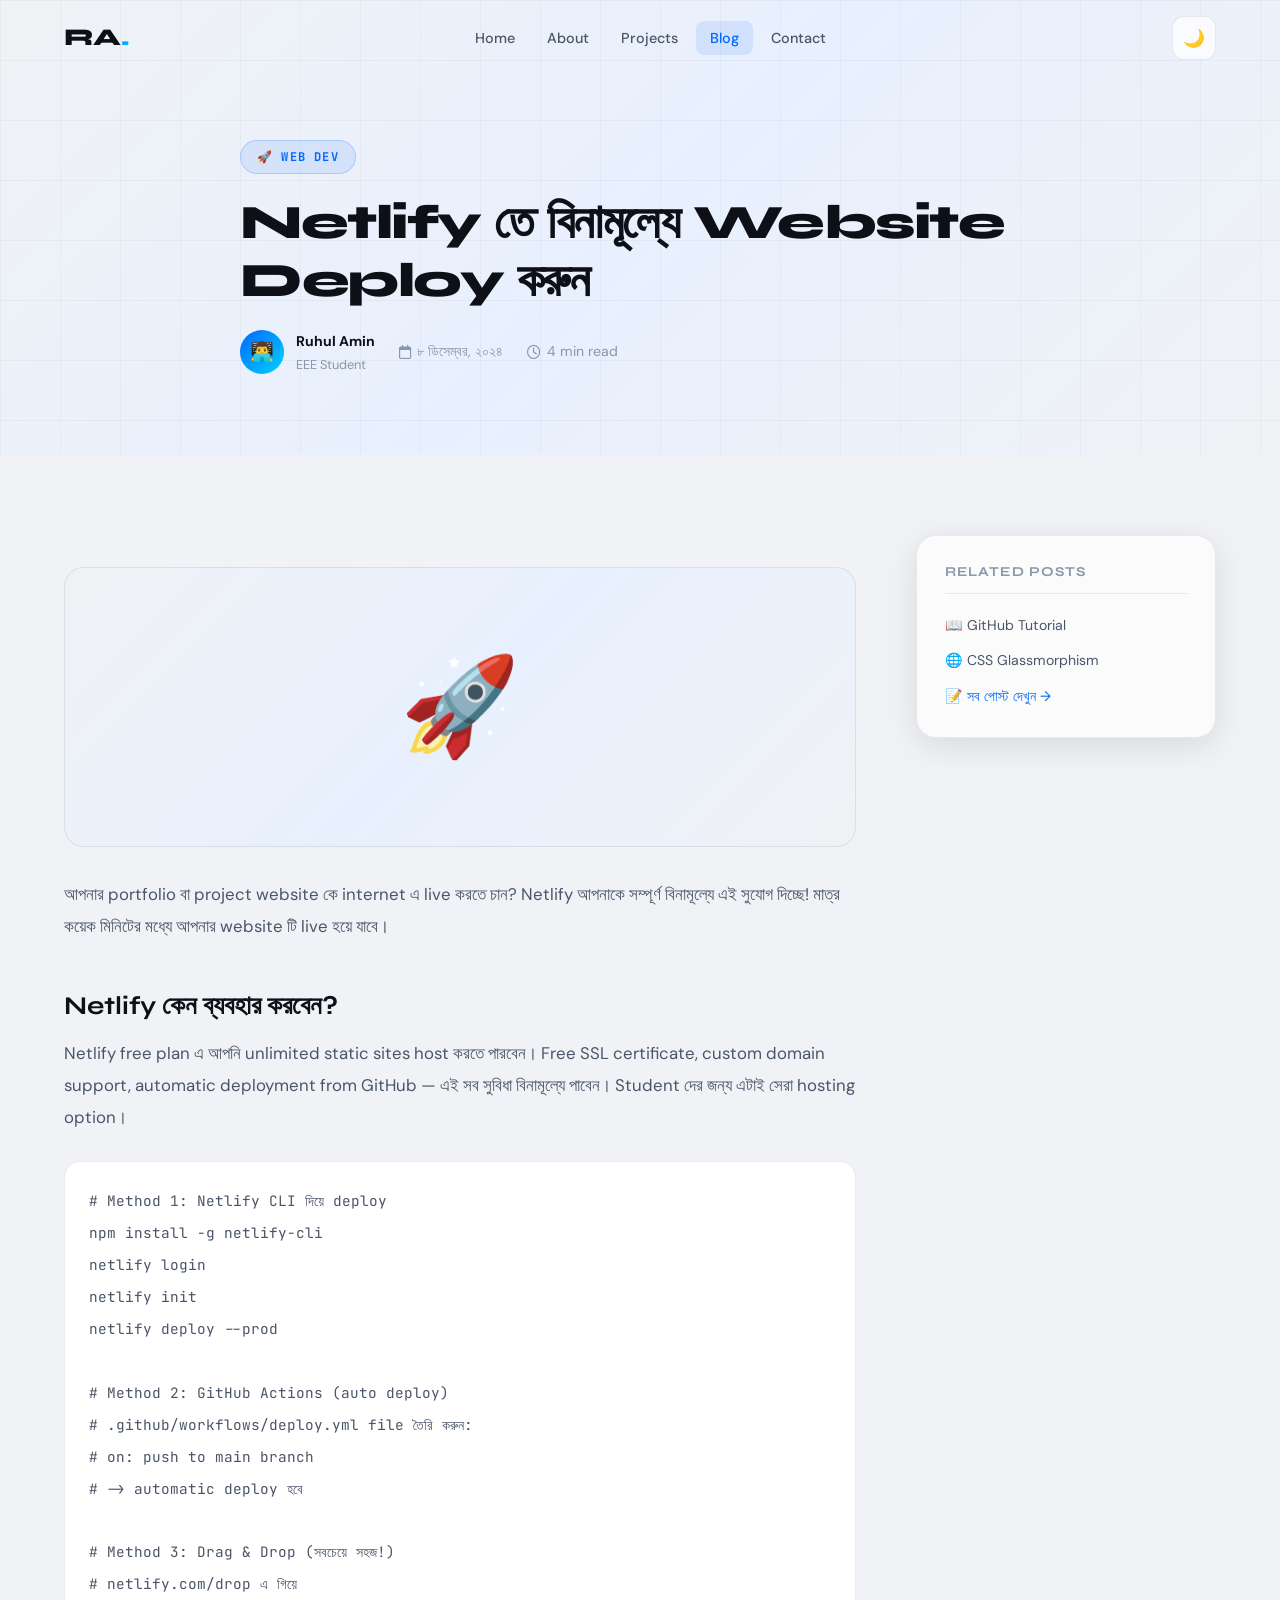
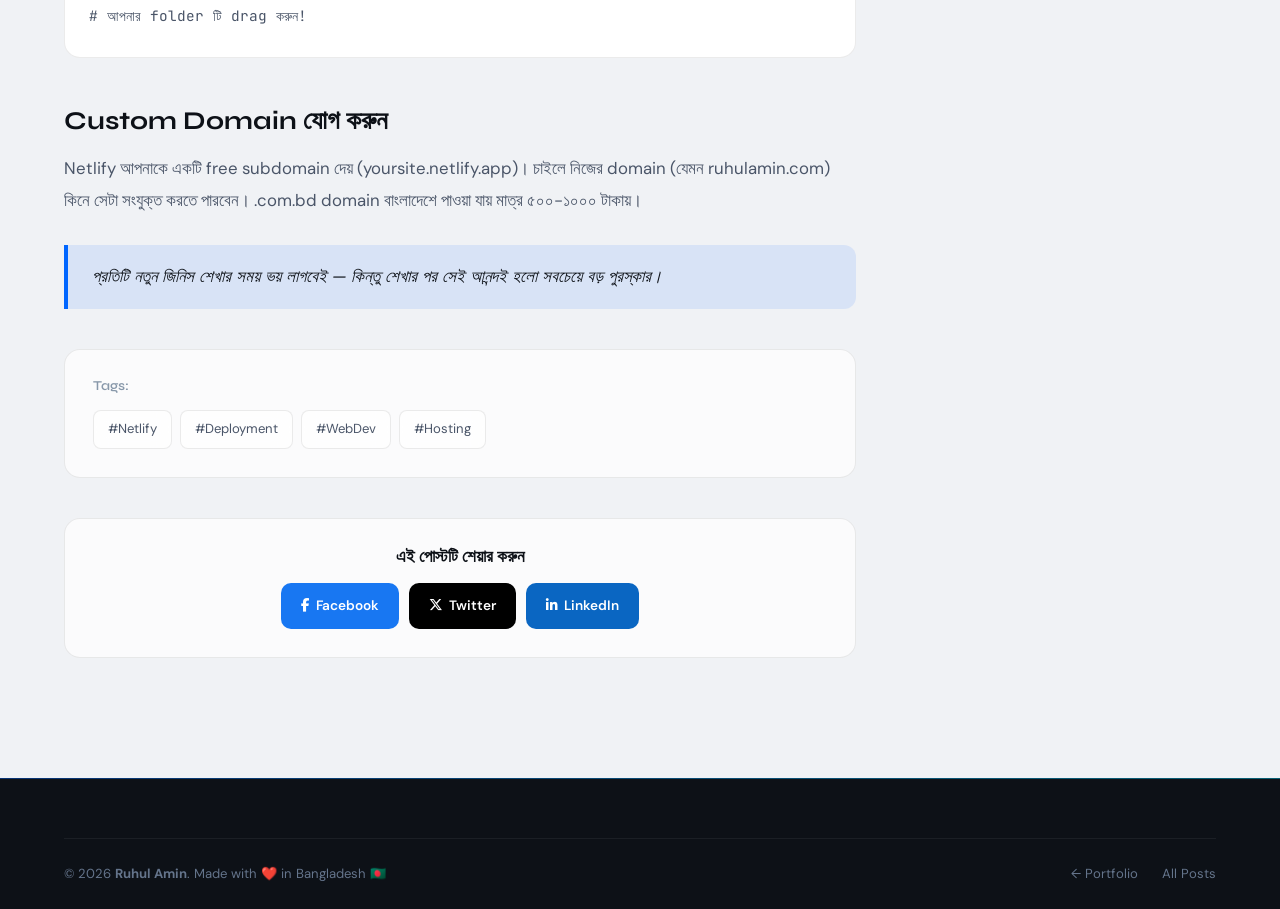
<file: blog/post7.html>
<!DOCTYPE html>
<html lang="en">
<head>
  <meta charset="UTF-8" />
  <meta name="viewport" content="width=device-width, initial-scale=1.0" />
  <meta name="description" content="Netlify তে বিনামূল্যে Website Deploy করুন | Ruhul Amin Blog" />
  <title>Netlify তে বিনামূল্যে Website Deploy করুন | Ruhul Amin</title>
  <link rel="icon" type="image/svg+xml" href="data:image/svg+xml,<svg xmlns='http://www.w3.org/2000/svg' viewBox='0 0 100 100'><text y='.9em' font-size='90'>⚡</text></svg>" />
  <link rel="preconnect" href="https://fonts.googleapis.com" />
  <link href="https://fonts.googleapis.com/css2?family=Syne:wght@400;700;800&family=DM+Sans:wght@400;500;600&family=JetBrains+Mono:wght@400;500&display=swap" rel="stylesheet" />
  <link rel="stylesheet" href="https://cdnjs.cloudflare.com/ajax/libs/font-awesome/6.5.0/css/all.min.css" />
  <link rel="stylesheet" href="../css/style.css" />
  <style>
    .post-hero{min-height:50vh;display:flex;align-items:center;background:var(--gradient-hero);padding:140px 0 80px;position:relative;overflow:hidden}
    .post-hero::before{content:'';position:absolute;inset:0;background-image:linear-gradient(var(--border) 1px,transparent 1px),linear-gradient(90deg,var(--border) 1px,transparent 1px);background-size:60px 60px;opacity:.4}
    .post-category-tag{display:inline-block;font-size:.75rem;font-weight:700;color:var(--accent);background:var(--tag-bg);padding:6px 16px;border-radius:100px;text-transform:uppercase;letter-spacing:.1em;margin-bottom:20px;border:1px solid rgba(0,102,255,.2);font-family:'JetBrains Mono',monospace}
    .post-title{font-size:clamp(1.8rem,4vw,3rem);font-weight:800;letter-spacing:-.03em;margin-bottom:20px;max-width:800px}
    .post-meta-row{display:flex;align-items:center;gap:24px;flex-wrap:wrap;font-size:.88rem;color:var(--text-muted)}
    .post-meta-row span{display:flex;align-items:center;gap:6px}
    .post-author-avatar{width:44px;height:44px;border-radius:50%;background:var(--gradient-accent);display:flex;align-items:center;justify-content:center;font-size:1.2rem;color:white;flex-shrink:0}
    .post-layout{display:grid;grid-template-columns:1fr 300px;gap:60px;align-items:start;padding:80px 0}
    .post-content{font-size:1.05rem;line-height:1.9;color:var(--text-secondary)}
    .post-content h2{font-size:1.6rem;margin:48px 0 16px;color:var(--text-primary)}
    .post-content h3{font-size:1.25rem;margin:36px 0 12px;color:var(--text-primary)}
    .post-content p{margin-bottom:20px}
    .post-content ul,.post-content ol{padding-left:28px;margin-bottom:20px}
    .post-content li{margin-bottom:8px}
    .post-content blockquote{border-left:4px solid var(--accent);padding:16px 24px;background:var(--tag-bg);border-radius:0 12px 12px 0;margin:28px 0;font-style:italic;color:var(--text-primary)}
    .post-content code{font-family:'JetBrains Mono',monospace;font-size:.88rem;background:var(--skill-bg);color:var(--accent);padding:2px 8px;border-radius:5px}
    .post-content pre{background:var(--bg-secondary);border:1px solid var(--border);border-radius:16px;padding:24px;overflow-x:auto;margin:28px 0}
    .post-content pre code{background:none;padding:0;font-size:.9rem;color:var(--text-secondary)}
    .post-image{width:100%;height:280px;background:var(--gradient-hero);border-radius:20px;display:flex;align-items:center;justify-content:center;font-size:6rem;margin:32px 0;border:1px solid var(--border)}
    .post-tags{display:flex;flex-wrap:wrap;gap:8px;margin:40px 0;padding:28px;background:var(--bg-card);border:1px solid var(--border);border-radius:16px}
    .post-tags h4{width:100%;font-size:.85rem;color:var(--text-muted);margin-bottom:8px;font-weight:600}
    .post-share{margin:40px 0;padding:28px;background:var(--bg-card);border:1px solid var(--border);border-radius:16px;text-align:center}
    .post-share h4{margin-bottom:16px}
    .share-buttons{display:flex;gap:10px;justify-content:center}
    .share-btn{padding:10px 20px;border-radius:10px;font-size:.85rem;font-weight:600;border:none;cursor:pointer;transition:all .3s;display:flex;align-items:center;gap:6px;text-decoration:none}
    .share-fb{background:#1877f2;color:white}.share-tw{background:#000;color:white}.share-li{background:#0a66c2;color:white}
    .share-btn:hover{transform:translateY(-2px);opacity:.9;color:white}
    .post-sidebar{position:sticky;top:100px}
    .sidebar-card{padding:28px;margin-bottom:24px}
    .sidebar-card h4{font-size:.85rem;font-weight:700;text-transform:uppercase;letter-spacing:.08em;color:var(--text-muted);margin-bottom:20px;padding-bottom:12px;border-bottom:1px solid var(--border)}
    .toc-list{list-style:none}
    .toc-list li{margin-bottom:8px}
    .toc-list a{font-size:.88rem;color:var(--text-secondary);display:flex;align-items:center;gap:6px;transition:color .2s}
    .toc-list a:hover{color:var(--accent)}
    @media(max-width:1024px){.post-layout{grid-template-columns:1fr}.post-sidebar{position:static}}
  </style>
</head>
<body>
<nav id="navbar" role="navigation">
  <div class="container nav-container">
    <a href="../index.html" class="nav-logo">RA<span>.</span></a>
    <ul class="nav-links">
      <li><a href="../index.html#hero">Home</a></li>
      <li><a href="../index.html#about">About</a></li>
      <li><a href="../index.html#projects">Projects</a></li>
      <li><a href="../index.html#blog" class="active">Blog</a></li>
      <li><a href="../index.html#contact">Contact</a></li>
    </ul>
    <div class="nav-actions">
      <button class="theme-toggle" id="themeToggle" aria-label="Toggle theme">🌙</button>
      <button class="nav-hamburger" id="navHamburger" aria-label="Toggle menu"><span></span><span></span><span></span></button>
    </div>
  </div>
  <div id="navMobile" class="nav-mobile">
    <a href="../index.html">🏠 Home</a>
    <a href="../index.html#blog">📝 Blog</a>
    <a href="../index.html#contact">📬 Contact</a>
  </div>
</nav>

<div class="post-hero">
  <div class="container" style="position:relative;z-index:1;">
    <span class="post-category-tag">🚀 Web Dev</span>
    <h1 class="post-title">Netlify তে বিনামূল্যে Website Deploy করুন</h1>
    <div class="post-meta-row">
      <div style="display:flex;align-items:center;gap:12px;">
        <div class="post-author-avatar">👨‍💻</div>
        <div><div style="font-weight:700;color:var(--text-primary);">Ruhul Amin</div><div style="font-size:.8rem;color:var(--text-muted);">EEE Student</div></div>
      </div>
      <span><i class="fa-regular fa-calendar"></i> ৮ ডিসেম্বর, ২০২৪</span>
      <span><i class="fa-regular fa-clock"></i> 4 min read</span>
    </div>
  </div>
</div>

<div class="container">
  <div class="post-layout">
    <article class="post-content">
      <div class="post-image" aria-hidden="true">🚀</div>
      <p>আপনার portfolio বা project website কে internet এ live করতে চান? Netlify আপনাকে সম্পূর্ণ বিনামূল্যে এই সুযোগ দিচ্ছে! মাত্র কয়েক মিনিটের মধ্যে আপনার website টি live হয়ে যাবে।</p>
      <h2>Netlify কেন ব্যবহার করবেন?</h2>
      <p>Netlify free plan এ আপনি unlimited static sites host করতে পারবেন। Free SSL certificate, custom domain support, automatic deployment from GitHub — এই সব সুবিধা বিনামূল্যে পাবেন। Student দের জন্য এটাই সেরা hosting option।</p>
      <pre><code># Method 1: Netlify CLI দিয়ে deploy
npm install -g netlify-cli
netlify login
netlify init
netlify deploy --prod

# Method 2: GitHub Actions (auto deploy)
# .github/workflows/deploy.yml file তৈরি করুন:
# on: push to main branch
# -> automatic deploy হবে

# Method 3: Drag & Drop (সবচেয়ে সহজ!)
# netlify.com/drop এ গিয়ে 
# আপনার folder টি drag করুন!</code></pre>
      <h2>Custom Domain যোগ করুন</h2>
      <p>Netlify আপনাকে একটি free subdomain দেয় (yoursite.netlify.app)। চাইলে নিজের domain (যেমন ruhulamin.com) কিনে সেটা সংযুক্ত করতে পারবেন। .com.bd domain বাংলাদেশে পাওয়া যায় মাত্র ৫০০-১০০০ টাকায়।</p>
      <blockquote>প্রতিটি নতুন জিনিস শেখার সময় ভয় লাগবেই — কিন্তু শেখার পর সেই আনন্দই হলো সবচেয়ে বড় পুরস্কার।</blockquote>
      <div class="post-tags"><h4>Tags:</h4><span class="tag">#Netlify</span><span class="tag">#Deployment</span><span class="tag">#WebDev</span><span class="tag">#Hosting</span></div>
      <div class="post-share">
        <h4>এই পোস্টটি শেয়ার করুন</h4>
        <div class="share-buttons">
          <a href="#" class="share-btn share-fb"><i class="fab fa-facebook-f"></i> Facebook</a>
          <a href="#" class="share-btn share-tw"><i class="fab fa-x-twitter"></i> Twitter</a>
          <a href="#" class="share-btn share-li"><i class="fab fa-linkedin-in"></i> LinkedIn</a>
        </div>
      </div>
    </article>
    <aside class="post-sidebar">
      <div class="glass-card sidebar-card">
        <h4>Related Posts</h4>
        <div style="display:flex;flex-direction:column;gap:12px;">
          <a href="post5.html" style="font-size:.88rem;color:var(--text-secondary);text-decoration:none;" onmouseover="this.style.color='var(--accent)'" onmouseout="this.style.color='var(--text-secondary)'">📖 GitHub Tutorial</a>
          <a href="post3.html" style="font-size:.88rem;color:var(--text-secondary);text-decoration:none;" onmouseover="this.style.color='var(--accent)'" onmouseout="this.style.color='var(--text-secondary)'">🌐 CSS Glassmorphism</a>
          <a href="../index.html#blog" style="font-size:.88rem;color:var(--accent);text-decoration:none;">📝 সব পোস্ট দেখুন →</a>
        </div>
      </div>
    </aside>
  </div>
</div>

<footer id="footer">
  <div class="container">
    <div class="footer-bottom">
      <p class="footer-copy">&copy; <script>document.write(new Date().getFullYear())</script> <strong>Ruhul Amin</strong>. Made with ❤️ in Bangladesh 🇧🇩</p>
      <div class="footer-links"><a href="../index.html">← Portfolio</a><a href="../index.html#blog">All Posts</a></div>
    </div>
  </div>
</footer>
<button id="backToTop" class="back-to-top" aria-label="Back to top"><i class="fa-solid fa-chevron-up"></i></button>
<script src="../js/main.js"></script>
</body>
</html>
</file>
<file: css/style.css>
/* =========================================
   Ruhul Amin - Portfolio Website
   Main Stylesheet
   Author: Ruhul Amin
   Version: 1.0
   ========================================= */

/* ---- Google Fonts Import ---- */
@import url('https://fonts.googleapis.com/css2?family=Syne:wght@400;500;600;700;800&family=DM+Sans:ital,wght@0,300;0,400;0,500;0,600;1,400&family=JetBrains+Mono:wght@400;500&display=swap');

/* ---- CSS Variables (Light Mode Default) ---- */
:root {
  --bg-primary: #f0f2f5;
  --bg-secondary: #ffffff;
  --bg-card: rgba(255, 255, 255, 0.7);
  --bg-glass: rgba(255, 255, 255, 0.4);
  --text-primary: #0d1117;
  --text-secondary: #4a5568;
  --text-muted: #8898aa;
  --accent: #0066ff;
  --accent-2: #00d4ff;
  --accent-glow: rgba(0, 102, 255, 0.25);
  --border: rgba(0, 0, 0, 0.08);
  --border-strong: rgba(0, 0, 0, 0.15);
  --shadow-sm: 0 2px 8px rgba(0,0,0,0.06);
  --shadow-md: 0 8px 32px rgba(0,0,0,0.1);
  --shadow-lg: 0 20px 60px rgba(0,0,0,0.12);
  --gradient-hero: linear-gradient(135deg, #f0f2f5 0%, #e8f0fe 50%, #f0f2f5 100%);
  --gradient-accent: linear-gradient(135deg, #0066ff, #00d4ff);
  --gradient-card: linear-gradient(135deg, rgba(255,255,255,0.8), rgba(255,255,255,0.4));
  --nav-bg: rgba(240, 242, 245, 0.85);
  --footer-bg: #0d1117;
  --footer-text: #8898aa;
  --skill-bg: rgba(0, 102, 255, 0.08);
  --timeline-line: #0066ff;
  --tag-bg: rgba(0, 102, 255, 0.1);
  --tag-color: #0066ff;
  --input-bg: rgba(255,255,255,0.8);
  --input-border: rgba(0,0,0,0.12);
  --scroll-thumb: #0066ff;
  --scroll-track: #e0e0e0;
  --hero-noise: url("data:image/svg+xml,%3Csvg viewBox='0 0 256 256' xmlns='http://www.w3.org/2000/svg'%3E%3Cfilter id='noise'%3E%3CfeTurbulence type='fractalNoise' baseFrequency='0.9' numOctaves='4' stitchTiles='stitch'/%3E%3C/filter%3E%3Crect width='100%25' height='100%25' filter='url(%23noise)' opacity='0.03'/%3E%3C/svg%3E");
}

/* ---- Dark Mode Variables ---- */
[data-theme="dark"] {
  --bg-primary: #070b14;
  --bg-secondary: #0d1525;
  --bg-card: rgba(13, 21, 37, 0.8);
  --bg-glass: rgba(13, 21, 37, 0.6);
  --text-primary: #e8edf5;
  --text-secondary: #94a3b8;
  --text-muted: #64748b;
  --accent: #3d8bff;
  --accent-2: #00d4ff;
  --accent-glow: rgba(61, 139, 255, 0.3);
  --border: rgba(255, 255, 255, 0.06);
  --border-strong: rgba(255, 255, 255, 0.12);
  --shadow-sm: 0 2px 8px rgba(0,0,0,0.3);
  --shadow-md: 0 8px 32px rgba(0,0,0,0.4);
  --shadow-lg: 0 20px 60px rgba(0,0,0,0.5);
  --gradient-hero: linear-gradient(135deg, #070b14 0%, #0d1a2e 50%, #070b14 100%);
  --gradient-card: linear-gradient(135deg, rgba(255,255,255,0.06), rgba(255,255,255,0.02));
  --nav-bg: rgba(7, 11, 20, 0.9);
  --skill-bg: rgba(61, 139, 255, 0.1);
  --timeline-line: #3d8bff;
  --tag-bg: rgba(61, 139, 255, 0.15);
  --tag-color: #3d8bff;
  --input-bg: rgba(13, 21, 37, 0.8);
  --input-border: rgba(255,255,255,0.1);
  --scroll-thumb: #3d8bff;
  --scroll-track: #0d1525;
}

/* ---- Reset & Base ---- */
*, *::before, *::after {
  margin: 0;
  padding: 0;
  box-sizing: border-box;
}

html {
  scroll-behavior: smooth;
  font-size: 16px;
}

::-webkit-scrollbar { width: 6px; }
::-webkit-scrollbar-track { background: var(--scroll-track); }
::-webkit-scrollbar-thumb { background: var(--scroll-thumb); border-radius: 3px; }

body {
  font-family: 'DM Sans', sans-serif;
  background-color: var(--bg-primary);
  color: var(--text-primary);
  line-height: 1.7;
  overflow-x: hidden;
  transition: background-color 0.4s ease, color 0.4s ease;
}

/* ---- Typography ---- */
h1, h2, h3, h4, h5, h6 {
  font-family: 'Syne', sans-serif;
  font-weight: 700;
  line-height: 1.2;
  color: var(--text-primary);
}

a {
  text-decoration: none;
  color: var(--accent);
  transition: all 0.3s ease;
}

img { max-width: 100%; display: block; }
ul { list-style: none; }
button { cursor: pointer; font-family: inherit; }

/* ---- Utility Classes ---- */
.container {
  max-width: 1200px;
  margin: 0 auto;
  padding: 0 24px;
}

.section-padding { padding: 100px 0; }

.section-header {
  text-align: center;
  margin-bottom: 70px;
}

.section-tag {
  display: inline-block;
  font-family: 'JetBrains Mono', monospace;
  font-size: 0.75rem;
  font-weight: 500;
  color: var(--accent);
  background: var(--tag-bg);
  padding: 6px 16px;
  border-radius: 100px;
  letter-spacing: 0.1em;
  text-transform: uppercase;
  margin-bottom: 16px;
  border: 1px solid rgba(0,102,255,0.2);
}

.section-title {
  font-size: clamp(2rem, 4vw, 2.8rem);
  font-weight: 800;
  margin-bottom: 16px;
  letter-spacing: -0.02em;
}

.section-title span {
  background: var(--gradient-accent);
  -webkit-background-clip: text;
  -webkit-text-fill-color: transparent;
  background-clip: text;
}

.section-subtitle {
  font-size: 1.05rem;
  color: var(--text-secondary);
  max-width: 560px;
  margin: 0 auto;
}

/* ---- Glassmorphism Card ---- */
.glass-card {
  background: var(--bg-card);
  backdrop-filter: blur(20px);
  -webkit-backdrop-filter: blur(20px);
  border: 1px solid var(--border);
  border-radius: 20px;
  box-shadow: var(--shadow-md);
  transition: all 0.3s ease;
}

.glass-card:hover {
  border-color: var(--border-strong);
  box-shadow: var(--shadow-lg), 0 0 0 1px var(--accent-glow);
  transform: translateY(-4px);
}

/* ---- Buttons ---- */
.btn {
  display: inline-flex;
  align-items: center;
  gap: 10px;
  padding: 14px 32px;
  border-radius: 12px;
  font-size: 0.95rem;
  font-weight: 600;
  border: none;
  transition: all 0.3s cubic-bezier(0.4, 0, 0.2, 1);
  position: relative;
  overflow: hidden;
  letter-spacing: 0.01em;
}

.btn::after {
  content: '';
  position: absolute;
  inset: 0;
  background: rgba(255,255,255,0.15);
  opacity: 0;
  transition: opacity 0.3s;
}

.btn:hover::after { opacity: 1; }

.btn-primary {
  background: var(--gradient-accent);
  color: white;
  box-shadow: 0 8px 25px var(--accent-glow);
}

.btn-primary:hover {
  transform: translateY(-2px);
  box-shadow: 0 15px 35px var(--accent-glow);
  color: white;
}

.btn-outline {
  background: transparent;
  color: var(--text-primary);
  border: 2px solid var(--border-strong);
}

.btn-outline:hover {
  border-color: var(--accent);
  color: var(--accent);
  background: var(--tag-bg);
  transform: translateY(-2px);
}

.btn-sm {
  padding: 9px 20px;
  font-size: 0.85rem;
  border-radius: 8px;
}

/* ==============================
   NAVIGATION
   ============================== */
#navbar {
  position: fixed;
  top: 0;
  left: 0;
  width: 100%;
  z-index: 1000;
  padding: 16px 0;
  transition: all 0.4s ease;
}

#navbar.scrolled {
  background: var(--nav-bg);
  backdrop-filter: blur(24px);
  -webkit-backdrop-filter: blur(24px);
  border-bottom: 1px solid var(--border);
  padding: 12px 0;
  box-shadow: var(--shadow-sm);
}

.nav-container {
  display: flex;
  align-items: center;
  justify-content: space-between;
}

.nav-logo {
  font-family: 'Syne', sans-serif;
  font-size: 1.5rem;
  font-weight: 800;
  color: var(--text-primary);
  letter-spacing: -0.03em;
}

.nav-logo span {
  background: var(--gradient-accent);
  -webkit-background-clip: text;
  -webkit-text-fill-color: transparent;
  background-clip: text;
}

.nav-links {
  display: flex;
  align-items: center;
  gap: 4px;
}

.nav-links a {
  font-size: 0.9rem;
  font-weight: 500;
  color: var(--text-secondary);
  padding: 8px 14px;
  border-radius: 8px;
  transition: all 0.3s;
  position: relative;
}

.nav-links a:hover,
.nav-links a.active {
  color: var(--accent);
  background: var(--tag-bg);
}

.nav-actions {
  display: flex;
  align-items: center;
  gap: 12px;
}

/* Dark/Light Mode Toggle */
.theme-toggle {
  width: 44px;
  height: 44px;
  border-radius: 12px;
  background: var(--bg-card);
  border: 1px solid var(--border);
  display: flex;
  align-items: center;
  justify-content: center;
  font-size: 1.1rem;
  transition: all 0.3s;
  color: var(--text-secondary);
}

.theme-toggle:hover {
  background: var(--tag-bg);
  border-color: var(--accent);
  color: var(--accent);
}

/* Hamburger Menu */
.nav-hamburger {
  display: none;
  flex-direction: column;
  gap: 5px;
  background: none;
  border: none;
  padding: 8px;
  cursor: pointer;
}

.nav-hamburger span {
  display: block;
  width: 24px;
  height: 2px;
  background: var(--text-primary);
  border-radius: 2px;
  transition: all 0.3s ease;
}

.nav-hamburger.active span:nth-child(1) { transform: rotate(45deg) translate(5px, 5px); }
.nav-hamburger.active span:nth-child(2) { opacity: 0; }
.nav-hamburger.active span:nth-child(3) { transform: rotate(-45deg) translate(5px, -5px); }

/* Mobile Nav */
.nav-mobile {
  display: none;
  position: absolute;
  top: 100%;
  left: 0;
  width: 100%;
  background: var(--bg-secondary);
  border-bottom: 1px solid var(--border);
  padding: 20px 24px;
  flex-direction: column;
  gap: 4px;
}

.nav-mobile.open { display: flex; }

.nav-mobile a {
  font-size: 0.95rem;
  font-weight: 500;
  color: var(--text-secondary);
  padding: 12px 16px;
  border-radius: 10px;
  transition: all 0.3s;
}

.nav-mobile a:hover {
  color: var(--accent);
  background: var(--tag-bg);
}

/* ==============================
   HERO SECTION
   ============================== */
#hero {
  min-height: 100vh;
  display: flex;
  align-items: center;
  background: var(--gradient-hero);
  position: relative;
  overflow: hidden;
  padding: 120px 0 80px;
}

/* Background grid pattern */
#hero::before {
  content: '';
  position: absolute;
  inset: 0;
  background-image:
    linear-gradient(var(--border) 1px, transparent 1px),
    linear-gradient(90deg, var(--border) 1px, transparent 1px);
  background-size: 60px 60px;
  opacity: 0.5;
}

/* Glowing orbs */
.hero-orb {
  position: absolute;
  border-radius: 50%;
  filter: blur(80px);
  opacity: 0.15;
  animation: float 8s ease-in-out infinite;
}

.hero-orb-1 {
  width: 500px;
  height: 500px;
  background: var(--accent);
  top: -100px;
  right: -100px;
}

.hero-orb-2 {
  width: 300px;
  height: 300px;
  background: var(--accent-2);
  bottom: -50px;
  left: 10%;
  animation-delay: -4s;
}

@keyframes float {
  0%, 100% { transform: translateY(0px) scale(1); }
  50% { transform: translateY(-30px) scale(1.05); }
}

.hero-content {
  display: grid;
  grid-template-columns: 1fr 1fr;
  gap: 80px;
  align-items: center;
  position: relative;
  z-index: 1;
}

.hero-text { order: 1; }

.hero-badge {
  display: inline-flex;
  align-items: center;
  gap: 8px;
  font-family: 'JetBrains Mono', monospace;
  font-size: 0.78rem;
  color: var(--accent);
  background: var(--tag-bg);
  border: 1px solid rgba(0,102,255,0.2);
  padding: 8px 16px;
  border-radius: 100px;
  margin-bottom: 24px;
  letter-spacing: 0.05em;
  animation: fadeInDown 0.8s ease;
}

.badge-dot {
  width: 8px;
  height: 8px;
  background: var(--accent);
  border-radius: 50%;
  animation: pulse 2s infinite;
}

@keyframes pulse {
  0%, 100% { opacity: 1; transform: scale(1); }
  50% { opacity: 0.5; transform: scale(0.8); }
}

.hero-name {
  font-size: clamp(2.8rem, 6vw, 4.5rem);
  font-weight: 800;
  letter-spacing: -0.03em;
  line-height: 1.05;
  margin-bottom: 16px;
  animation: fadeInUp 0.8s ease 0.1s both;
}

.hero-name .gradient-text {
  background: var(--gradient-accent);
  -webkit-background-clip: text;
  -webkit-text-fill-color: transparent;
  background-clip: text;
}

.hero-title {
  font-family: 'DM Sans', sans-serif;
  font-size: clamp(1rem, 2vw, 1.2rem);
  font-weight: 400;
  color: var(--text-secondary);
  margin-bottom: 28px;
  animation: fadeInUp 0.8s ease 0.2s both;
}

.hero-title .highlight {
  color: var(--accent);
  font-weight: 600;
}

.hero-description {
  font-size: 1rem;
  color: var(--text-secondary);
  line-height: 1.8;
  margin-bottom: 40px;
  max-width: 480px;
  animation: fadeInUp 0.8s ease 0.3s both;
}

.hero-buttons {
  display: flex;
  gap: 16px;
  flex-wrap: wrap;
  animation: fadeInUp 0.8s ease 0.4s both;
}

.hero-stats {
  display: flex;
  gap: 40px;
  margin-top: 50px;
  animation: fadeInUp 0.8s ease 0.5s both;
}

.stat-item { text-align: left; }

.stat-number {
  font-family: 'Syne', sans-serif;
  font-size: 1.8rem;
  font-weight: 800;
  background: var(--gradient-accent);
  -webkit-background-clip: text;
  -webkit-text-fill-color: transparent;
  background-clip: text;
  line-height: 1;
}

.stat-label {
  font-size: 0.8rem;
  color: var(--text-muted);
  margin-top: 4px;
  font-weight: 500;
}

/* Hero Image */
.hero-image-wrapper {
  order: 2;
  display: flex;
  justify-content: center;
  align-items: center;
  animation: fadeInRight 0.8s ease 0.3s both;
  position: relative;
}

.hero-image-frame {
  position: relative;
  width: 380px;
  height: 380px;
}

.hero-image-bg {
  position: absolute;
  inset: -20px;
  background: var(--gradient-accent);
  border-radius: 50%;
  opacity: 0.12;
  animation: spin 12s linear infinite;
}

@keyframes spin {
  from { transform: rotate(0deg); }
  to { transform: rotate(360deg); }
}

.hero-image-ring {
  position: absolute;
  inset: -10px;
  border: 2px dashed var(--accent);
  border-radius: 50%;
  opacity: 0.3;
  animation: spin 20s linear infinite reverse;
}

.hero-image-circle {
  width: 100%;
  height: 100%;
  border-radius: 50%;
  background: var(--gradient-card);
  border: 3px solid var(--border-strong);
  display: flex;
  align-items: center;
  justify-content: center;
  overflow: hidden;
  box-shadow: var(--shadow-lg), inset 0 0 60px rgba(0,102,255,0.05);
  position: relative;
  z-index: 1;
  backdrop-filter: blur(10px);
}

.hero-image-circle img {
  width: 100%;
  height: 100%;
  object-fit: cover;
}

.hero-image-placeholder {
  display: flex;
  flex-direction: column;
  align-items: center;
  gap: 12px;
  color: var(--text-muted);
}

.hero-image-placeholder .placeholder-icon {
  font-size: 80px;
  opacity: 0.4;
  line-height: 1;
}

.hero-image-placeholder p {
  font-size: 0.85rem;
  text-align: center;
  line-height: 1.4;
}

.hero-img {
  width: 100%;
  height: 100%;
  object-fit: cover;
  display: block;
}
/* Floating tech badges */
.tech-badge {
  position: absolute;
  background: var(--bg-card);
  border: 1px solid var(--border);
  backdrop-filter: blur(16px);
  border-radius: 12px;
  padding: 10px 16px;
  font-size: 0.82rem;
  font-weight: 600;
  color: var(--text-primary);
  box-shadow: var(--shadow-sm);
  z-index: 2;
  animation: floatBadge 6s ease-in-out infinite;
  display: flex;
  align-items: center;
  gap: 8px;
  white-space: nowrap;
}

.tech-badge:nth-child(1) { top: 20px; right: -20px; animation-delay: 0s; }
.tech-badge:nth-child(2) { bottom: 60px; left: -30px; animation-delay: -2s; }
.tech-badge:nth-child(3) { bottom: -10px; right: 20px; animation-delay: -4s; }

@keyframes floatBadge {
  0%, 100% { transform: translateY(0); }
  50% { transform: translateY(-10px); }
}

/* Hero Scroll Indicator */
.scroll-indicator {
  position: absolute;
  bottom: 40px;
  left: 50%;
  transform: translateX(-50%);
  display: flex;
  flex-direction: column;
  align-items: center;
  gap: 8px;
  color: var(--text-muted);
  font-size: 0.78rem;
  animation: fadeInUp 1s ease 1s both;
}

.scroll-mouse {
  width: 24px;
  height: 36px;
  border: 2px solid var(--text-muted);
  border-radius: 12px;
  position: relative;
}

.scroll-wheel {
  position: absolute;
  top: 6px;
  left: 50%;
  transform: translateX(-50%);
  width: 4px;
  height: 6px;
  background: var(--accent);
  border-radius: 2px;
  animation: scrollWheel 2s ease-in-out infinite;
}

@keyframes scrollWheel {
  0% { transform: translateX(-50%) translateY(0); opacity: 1; }
  100% { transform: translateX(-50%) translateY(10px); opacity: 0; }
}

/* ==============================
   ABOUT SECTION
   ============================== */
#about { background: var(--bg-secondary); }

.about-grid {
  display: grid;
  grid-template-columns: 1fr 1.4fr;
  gap: 80px;
  align-items: start;
}

.about-image-col { position: relative; }

.about-image-card {
  border-radius: 24px;
  overflow: hidden;
  aspect-ratio: 4/5;
  background: var(--gradient-card);
  border: 1px solid var(--border);
  display: flex;
  align-items: center;
  justify-content: center;
  box-shadow: var(--shadow-lg);
}

.about-image-card img {
  width: 100%;
  height: 100%;
  object-fit: cover;
}

.about-image-card .img-placeholder {
  display: flex;
  flex-direction: column;
  align-items: center;
  gap: 16px;
  color: var(--text-muted);
  padding: 40px;
  text-align: center;
}

.about-image-card .img-placeholder span {
  font-size: 80px;
  opacity: 0.3;
}

.about-experience-badge {
  position: absolute;
  bottom: -20px;
  right: -20px;
  background: var(--gradient-accent);
  color: white;
  padding: 20px 24px;
  border-radius: 20px;
  text-align: center;
  box-shadow: 0 10px 30px var(--accent-glow);
}

.about-experience-badge .years {
  font-family: 'Syne', sans-serif;
  font-size: 2.5rem;
  font-weight: 800;
  line-height: 1;
}

.about-experience-badge .label {
  font-size: 0.8rem;
  opacity: 0.9;
  margin-top: 4px;
}

.about-content h2 {
  font-size: 2.2rem;
  font-weight: 800;
  margin-bottom: 12px;
  letter-spacing: -0.02em;
}

.about-content h2 span {
  background: var(--gradient-accent);
  -webkit-background-clip: text;
  -webkit-text-fill-color: transparent;
  background-clip: text;
}

.about-intro {
  font-size: 1rem;
  color: var(--text-secondary);
  margin-bottom: 32px;
  line-height: 1.9;
}

.about-info-grid {
  display: grid;
  grid-template-columns: 1fr 1fr;
  gap: 16px;
  margin-bottom: 40px;
}

.info-item {
  padding: 16px 20px;
  background: var(--bg-card);
  border: 1px solid var(--border);
  border-radius: 12px;
  backdrop-filter: blur(10px);
}

.info-label {
  font-size: 0.75rem;
  font-weight: 600;
  color: var(--text-muted);
  text-transform: uppercase;
  letter-spacing: 0.08em;
  margin-bottom: 4px;
  display: flex;
  align-items: center;
  gap: 6px;
}

.info-value {
  font-size: 0.9rem;
  font-weight: 600;
  color: var(--text-primary);
}

/* Timeline */
.timeline-title {
  font-size: 1.2rem;
  font-weight: 700;
  margin-bottom: 24px;
  color: var(--text-primary);
}

.timeline {
  position: relative;
  padding-left: 24px;
}

.timeline::before {
  content: '';
  position: absolute;
  left: 7px;
  top: 0;
  bottom: 0;
  width: 2px;
  background: var(--border);
}

.timeline-item {
  position: relative;
  margin-bottom: 28px;
}

.timeline-item::before {
  content: '';
  position: absolute;
  left: -21px;
  top: 8px;
  width: 12px;
  height: 12px;
  border-radius: 50%;
  background: var(--accent);
  box-shadow: 0 0 0 4px var(--accent-glow);
  z-index: 1;
}

.timeline-item:last-child { margin-bottom: 0; }

.timeline-date {
  font-family: 'JetBrains Mono', monospace;
  font-size: 0.75rem;
  color: var(--accent);
  font-weight: 500;
  margin-bottom: 4px;
}

.timeline-school {
  font-weight: 700;
  font-size: 1rem;
  color: var(--text-primary);
}

.timeline-degree {
  font-size: 0.9rem;
  color: var(--text-secondary);
  margin-top: 2px;
}

.timeline-result {
  display: inline-block;
  font-size: 0.78rem;
  font-weight: 600;
  color: var(--accent);
  background: var(--tag-bg);
  padding: 3px 10px;
  border-radius: 6px;
  margin-top: 6px;
}

/* Interests */
.interests-list {
  display: flex;
  flex-wrap: wrap;
  gap: 10px;
  margin-top: 28px;
}

.interest-tag {
  display: flex;
  align-items: center;
  gap: 6px;
  font-size: 0.85rem;
  font-weight: 500;
  color: var(--text-secondary);
  background: var(--bg-card);
  border: 1px solid var(--border);
  padding: 8px 16px;
  border-radius: 100px;
  transition: all 0.3s;
}

.interest-tag:hover {
  color: var(--accent);
  border-color: var(--accent);
  background: var(--tag-bg);
  transform: scale(1.05);
}

/* ==============================
   QUALIFICATIONS SECTION
   ============================== */
#qualifications { background: var(--bg-primary); }

.qual-grid {
  display: grid;
  grid-template-columns: repeat(auto-fill, minmax(320px, 1fr));
  gap: 24px;
}

.qual-card {
  padding: 32px;
}

.qual-card-icon {
  width: 56px;
  height: 56px;
  background: var(--gradient-accent);
  border-radius: 16px;
  display: flex;
  align-items: center;
  justify-content: center;
  font-size: 1.5rem;
  margin-bottom: 20px;
  box-shadow: 0 8px 20px var(--accent-glow);
}

.qual-card h3 {
  font-size: 1.2rem;
  font-weight: 700;
  margin-bottom: 20px;
  color: var(--text-primary);
}

.qual-item {
  display: flex;
  gap: 14px;
  padding: 14px 0;
  border-bottom: 1px solid var(--border);
}

.qual-item:last-child { border-bottom: none; }

.qual-dot {
  width: 10px;
  height: 10px;
  background: var(--accent);
  border-radius: 50%;
  margin-top: 6px;
  flex-shrink: 0;
}

.qual-item-title {
  font-weight: 600;
  font-size: 0.95rem;
  color: var(--text-primary);
}

.qual-item-meta {
  font-size: 0.82rem;
  color: var(--text-muted);
  margin-top: 2px;
}

.qual-item-badge {
  display: inline-block;
  font-size: 0.72rem;
  font-weight: 600;
  padding: 2px 8px;
  border-radius: 4px;
  margin-top: 4px;
}

.badge-success {
  background: rgba(16, 185, 129, 0.15);
  color: #10b981;
}

.badge-info {
  background: var(--tag-bg);
  color: var(--accent);
}

/* ==============================
   SKILLS SECTION
   ============================== */
#skills { background: var(--bg-secondary); }

.skills-grid {
  display: grid;
  grid-template-columns: repeat(auto-fill, minmax(340px, 1fr));
  gap: 30px;
}

.skill-category-card {
  padding: 32px;
}

.skill-category-title {
  display: flex;
  align-items: center;
  gap: 12px;
  font-size: 1.1rem;
  font-weight: 700;
  margin-bottom: 28px;
  color: var(--text-primary);
}

.skill-category-icon {
  width: 40px;
  height: 40px;
  background: var(--gradient-accent);
  border-radius: 10px;
  display: flex;
  align-items: center;
  justify-content: center;
  font-size: 1.1rem;
  box-shadow: 0 4px 12px var(--accent-glow);
}

.skill-item {
  margin-bottom: 20px;
}

.skill-item:last-child { margin-bottom: 0; }

.skill-header {
  display: flex;
  justify-content: space-between;
  align-items: center;
  margin-bottom: 8px;
}

.skill-name {
  font-size: 0.9rem;
  font-weight: 600;
  color: var(--text-primary);
  display: flex;
  align-items: center;
  gap: 8px;
}

.skill-percent {
  font-family: 'JetBrains Mono', monospace;
  font-size: 0.8rem;
  color: var(--accent);
  font-weight: 600;
}

.skill-bar-track {
  height: 6px;
  background: var(--skill-bg);
  border-radius: 3px;
  overflow: hidden;
}

.skill-bar-fill {
  height: 100%;
  background: var(--gradient-accent);
  border-radius: 3px;
  width: 0%;
  transition: width 1.5s cubic-bezier(0.4, 0, 0.2, 1);
  position: relative;
}

.skill-bar-fill::after {
  content: '';
  position: absolute;
  top: 0;
  right: 0;
  width: 4px;
  height: 100%;
  background: white;
  opacity: 0.5;
  border-radius: 2px;
}

/* ==============================
   PROJECTS SECTION
   ============================== */
#projects { background: var(--bg-primary); }

.project-filters {
  display: flex;
  justify-content: center;
  gap: 10px;
  flex-wrap: wrap;
  margin-bottom: 48px;
}

.filter-btn {
  font-family: 'DM Sans', sans-serif;
  font-size: 0.85rem;
  font-weight: 600;
  color: var(--text-secondary);
  background: var(--bg-card);
  border: 1px solid var(--border);
  padding: 10px 20px;
  border-radius: 100px;
  cursor: pointer;
  transition: all 0.3s;
  backdrop-filter: blur(10px);
}

.filter-btn:hover,
.filter-btn.active {
  background: var(--gradient-accent);
  color: white;
  border-color: transparent;
  box-shadow: 0 6px 20px var(--accent-glow);
}

.projects-grid {
  display: grid;
  grid-template-columns: repeat(auto-fill, minmax(360px, 1fr));
  gap: 28px;
}

.project-card {
  overflow: hidden;
}

.project-card.hidden { display: none; }

.project-card-image {
  height: 220px;
  background: var(--gradient-hero);
  position: relative;
  overflow: hidden;
  border-radius: 20px 20px 0 0;
}

.project-card-image::after {
  content: '';
  position: absolute;
  inset: 0;
  background: var(--gradient-accent);
  opacity: 0.08;
}

.project-card-image img {
  width: 100%;
  height: 100%;
  object-fit: cover;
  transition: transform 0.5s ease;
}

.project-card:hover .project-card-image img {
  transform: scale(1.05);
}

.project-card-image-placeholder {
  width: 100%;
  height: 100%;
  display: flex;
  align-items: center;
  justify-content: center;
  font-size: 3.5rem;
  background: var(--gradient-card);
  color: var(--text-muted);
  position: relative;
  z-index: 1;
}

.project-overlay {
  position: absolute;
  inset: 0;
  background: rgba(0,0,0,0.6);
  display: flex;
  align-items: center;
  justify-content: center;
  gap: 12px;
  opacity: 0;
  transition: opacity 0.3s;
  z-index: 2;
  border-radius: 20px 20px 0 0;
}

.project-card:hover .project-overlay { opacity: 1; }

.project-card-body { padding: 24px; }

.project-category {
  font-family: 'JetBrains Mono', monospace;
  font-size: 0.72rem;
  font-weight: 500;
  color: var(--accent);
  text-transform: uppercase;
  letter-spacing: 0.1em;
  margin-bottom: 8px;
}

.project-card-title {
  font-size: 1.15rem;
  font-weight: 700;
  margin-bottom: 10px;
  color: var(--text-primary);
}

.project-card-desc {
  font-size: 0.88rem;
  color: var(--text-secondary);
  line-height: 1.7;
  margin-bottom: 20px;
}

.project-tech-stack {
  display: flex;
  flex-wrap: wrap;
  gap: 6px;
  margin-bottom: 20px;
}

.tech-tag {
  font-size: 0.75rem;
  font-weight: 600;
  color: var(--accent);
  background: var(--tag-bg);
  padding: 4px 10px;
  border-radius: 6px;
  font-family: 'JetBrains Mono', monospace;
}

.project-card-links {
  display: flex;
  gap: 10px;
}

/* ==============================
   BLOG SECTION
   ============================== */
#blog { background: var(--bg-secondary); }

.blog-search-bar {
  max-width: 500px;
  margin: 0 auto 48px;
  position: relative;
}

.blog-search-bar input {
  width: 100%;
  padding: 16px 24px 16px 52px;
  background: var(--input-bg);
  border: 1px solid var(--input-border);
  border-radius: 16px;
  font-size: 0.95rem;
  font-family: 'DM Sans', sans-serif;
  color: var(--text-primary);
  outline: none;
  transition: all 0.3s;
  backdrop-filter: blur(10px);
}

.blog-search-bar input:focus {
  border-color: var(--accent);
  box-shadow: 0 0 0 4px var(--accent-glow);
}

.blog-search-bar input::placeholder { color: var(--text-muted); }

.search-icon {
  position: absolute;
  left: 18px;
  top: 50%;
  transform: translateY(-50%);
  color: var(--text-muted);
  font-size: 1rem;
}

.blog-featured {
  margin-bottom: 60px;
}

.featured-label {
  display: inline-flex;
  align-items: center;
  gap: 6px;
  font-size: 0.78rem;
  font-weight: 600;
  color: var(--accent);
  background: var(--tag-bg);
  padding: 6px 14px;
  border-radius: 8px;
  margin-bottom: 20px;
  text-transform: uppercase;
  letter-spacing: 0.08em;
}

.featured-card {
  display: grid;
  grid-template-columns: 1.2fr 1fr;
  gap: 0;
  border-radius: 24px;
  overflow: hidden;
  box-shadow: var(--shadow-lg);
  border: 1px solid var(--border);
}

.featured-card-image {
  height: 380px;
  background: var(--gradient-hero);
  display: flex;
  align-items: center;
  justify-content: center;
  font-size: 5rem;
  color: var(--accent);
  position: relative;
  overflow: hidden;
}

.featured-card-image::after {
  content: '';
  position: absolute;
  inset: 0;
  background: var(--gradient-accent);
  opacity: 0.08;
}

.featured-card-body {
  padding: 44px 40px;
  background: var(--bg-card);
  backdrop-filter: blur(20px);
  display: flex;
  flex-direction: column;
  justify-content: center;
}

.featured-card-category {
  font-size: 0.78rem;
  font-weight: 600;
  color: var(--accent);
  text-transform: uppercase;
  letter-spacing: 0.1em;
  margin-bottom: 12px;
}

.featured-card-title {
  font-size: 1.5rem;
  font-weight: 800;
  margin-bottom: 14px;
  line-height: 1.3;
  letter-spacing: -0.02em;
}

.featured-card-excerpt {
  font-size: 0.9rem;
  color: var(--text-secondary);
  line-height: 1.8;
  margin-bottom: 28px;
}

.blog-meta {
  display: flex;
  align-items: center;
  gap: 16px;
  font-size: 0.82rem;
  color: var(--text-muted);
  margin-bottom: 24px;
}

.blog-meta span {
  display: flex;
  align-items: center;
  gap: 5px;
}

.blog-categories {
  display: flex;
  justify-content: center;
  gap: 8px;
  flex-wrap: wrap;
  margin-bottom: 40px;
}

.category-btn {
  font-size: 0.82rem;
  font-weight: 600;
  color: var(--text-secondary);
  background: var(--bg-card);
  border: 1px solid var(--border);
  padding: 8px 18px;
  border-radius: 100px;
  cursor: pointer;
  transition: all 0.3s;
  font-family: 'DM Sans', sans-serif;
}

.category-btn:hover,
.category-btn.active {
  color: var(--accent);
  border-color: var(--accent);
  background: var(--tag-bg);
}

.blog-grid {
  display: grid;
  grid-template-columns: repeat(auto-fill, minmax(320px, 1fr));
  gap: 28px;
}

.blog-card { overflow: hidden; }

.blog-card-image {
  height: 200px;
  background: var(--gradient-hero);
  display: flex;
  align-items: center;
  justify-content: center;
  font-size: 3rem;
  color: var(--accent);
  position: relative;
  overflow: hidden;
}

.blog-card-image img {
  width: 100%;
  height: 100%;
  object-fit: cover;
  transition: transform 0.4s ease;
}

.blog-card:hover .blog-card-image img { transform: scale(1.05); }

.blog-card-body { padding: 24px; }

.blog-card-cat {
  font-size: 0.72rem;
  font-weight: 600;
  color: var(--accent);
  text-transform: uppercase;
  letter-spacing: 0.1em;
  margin-bottom: 8px;
  font-family: 'JetBrains Mono', monospace;
}

.blog-card-title {
  font-size: 1.05rem;
  font-weight: 700;
  margin-bottom: 10px;
  line-height: 1.4;
  color: var(--text-primary);
}

.blog-card-title:hover { color: var(--accent); }

.blog-card-excerpt {
  font-size: 0.85rem;
  color: var(--text-secondary);
  line-height: 1.7;
  margin-bottom: 16px;
}

.blog-card-footer {
  display: flex;
  align-items: center;
  justify-content: space-between;
  padding-top: 16px;
  border-top: 1px solid var(--border);
}

.blog-card-meta {
  font-size: 0.78rem;
  color: var(--text-muted);
}

.read-more {
  font-size: 0.82rem;
  font-weight: 600;
  color: var(--accent);
  display: flex;
  align-items: center;
  gap: 4px;
  transition: gap 0.2s;
}

.read-more:hover { gap: 8px; }

/* Blog Tags */
.blog-tags-section {
  margin-top: 60px;
  padding-top: 40px;
  border-top: 1px solid var(--border);
  text-align: center;
}

.blog-tags-section h3 {
  font-size: 1rem;
  color: var(--text-secondary);
  margin-bottom: 16px;
}

.tags-cloud {
  display: flex;
  flex-wrap: wrap;
  gap: 8px;
  justify-content: center;
}

.tag {
  font-size: 0.82rem;
  color: var(--text-secondary);
  background: var(--bg-card);
  border: 1px solid var(--border);
  padding: 6px 14px;
  border-radius: 8px;
  cursor: pointer;
  transition: all 0.3s;
  backdrop-filter: blur(10px);
}

.tag:hover {
  color: var(--accent);
  border-color: var(--accent);
  background: var(--tag-bg);
}

/* ==============================
   RESUME SECTION
   ============================== */
#resume { background: var(--bg-primary); }

.resume-layout {
  display: grid;
  grid-template-columns: 1fr 1.5fr;
  gap: 60px;
  align-items: start;
}

.resume-actions {
  position: sticky;
  top: 100px;
}

.resume-actions h3 {
  font-size: 1.4rem;
  font-weight: 700;
  margin-bottom: 8px;
}

.resume-actions p {
  color: var(--text-secondary);
  font-size: 0.9rem;
  margin-bottom: 28px;
  line-height: 1.7;
}

.resume-actions .btn {
  width: 100%;
  justify-content: center;
  margin-bottom: 12px;
}

.resume-preview {
  background: var(--bg-card);
  border: 1px solid var(--border);
  border-radius: 24px;
  overflow: hidden;
  box-shadow: var(--shadow-lg);
  backdrop-filter: blur(10px);
}

.resume-preview-header {
  background: var(--gradient-accent);
  padding: 36px 40px;
  color: white;
}

.resume-preview-header h2 {
  font-size: 1.8rem;
  color: white;
  margin-bottom: 4px;
}

.resume-preview-header p {
  opacity: 0.9;
  font-size: 0.9rem;
}

.resume-section {
  padding: 28px 40px;
  border-bottom: 1px solid var(--border);
}

.resume-section:last-child { border-bottom: none; }

.resume-section-title {
  font-size: 0.75rem;
  font-weight: 700;
  color: var(--accent);
  text-transform: uppercase;
  letter-spacing: 0.1em;
  margin-bottom: 20px;
  display: flex;
  align-items: center;
  gap: 8px;
}

.resume-section-title::after {
  content: '';
  flex: 1;
  height: 1px;
  background: var(--border);
}

.resume-entry {
  margin-bottom: 16px;
}

.resume-entry:last-child { margin-bottom: 0; }

.resume-entry-title {
  font-weight: 700;
  font-size: 0.95rem;
  color: var(--text-primary);
}

.resume-entry-sub {
  font-size: 0.85rem;
  color: var(--accent);
  margin: 2px 0;
}

.resume-entry-period {
  font-family: 'JetBrains Mono', monospace;
  font-size: 0.75rem;
  color: var(--text-muted);
}

/* ==============================
   CONTACT SECTION
   ============================== */
#contact { background: var(--bg-secondary); }

.contact-grid {
  display: grid;
  grid-template-columns: 1fr 1.5fr;
  gap: 60px;
}

.contact-info h3 {
  font-size: 1.5rem;
  font-weight: 700;
  margin-bottom: 12px;
}

.contact-info > p {
  color: var(--text-secondary);
  font-size: 0.95rem;
  line-height: 1.8;
  margin-bottom: 36px;
}

.contact-items { margin-bottom: 40px; }

.contact-item {
  display: flex;
  align-items: center;
  gap: 20px;
  padding: 18px 22px;
  background: var(--bg-card);
  border: 1px solid var(--border);
  border-radius: 16px;
  margin-bottom: 12px;
  backdrop-filter: blur(10px);
  transition: all 0.3s;
}

.contact-item:hover {
  border-color: var(--accent);
  transform: translateX(4px);
}

.contact-item-icon {
  width: 46px;
  height: 46px;
  background: var(--gradient-accent);
  border-radius: 12px;
  display: flex;
  align-items: center;
  justify-content: center;
  font-size: 1.1rem;
  flex-shrink: 0;
  box-shadow: 0 4px 12px var(--accent-glow);
  color: white;
}

.contact-item-label {
  font-size: 0.75rem;
  font-weight: 600;
  color: var(--text-muted);
  text-transform: uppercase;
  letter-spacing: 0.06em;
}

.contact-item-value {
  font-size: 0.9rem;
  font-weight: 600;
  color: var(--text-primary);
  margin-top: 2px;
}

.social-links { display: flex; gap: 12px; }

.social-link {
  width: 46px;
  height: 46px;
  background: var(--bg-card);
  border: 1px solid var(--border);
  border-radius: 12px;
  display: flex;
  align-items: center;
  justify-content: center;
  font-size: 1.1rem;
  color: var(--text-secondary);
  transition: all 0.3s;
  backdrop-filter: blur(10px);
}

.social-link:hover {
  background: var(--gradient-accent);
  color: white;
  border-color: transparent;
  transform: translateY(-3px);
  box-shadow: 0 8px 20px var(--accent-glow);
}

/* Contact Form */
.contact-form-card { padding: 44px; }

.form-title {
  font-size: 1.4rem;
  font-weight: 700;
  margin-bottom: 8px;
}

.form-subtitle {
  font-size: 0.9rem;
  color: var(--text-secondary);
  margin-bottom: 32px;
}

.form-row {
  display: grid;
  grid-template-columns: 1fr 1fr;
  gap: 16px;
}

.form-group {
  margin-bottom: 20px;
}

.form-group label {
  display: block;
  font-size: 0.85rem;
  font-weight: 600;
  color: var(--text-secondary);
  margin-bottom: 8px;
}

.form-group input,
.form-group select,
.form-group textarea {
  width: 100%;
  padding: 14px 18px;
  background: var(--input-bg);
  border: 1.5px solid var(--input-border);
  border-radius: 12px;
  font-size: 0.9rem;
  font-family: 'DM Sans', sans-serif;
  color: var(--text-primary);
  outline: none;
  transition: all 0.3s;
  backdrop-filter: blur(8px);
}

.form-group input:focus,
.form-group textarea:focus,
.form-group select:focus {
  border-color: var(--accent);
  box-shadow: 0 0 0 4px var(--accent-glow);
  background: var(--bg-secondary);
}

.form-group input::placeholder,
.form-group textarea::placeholder { color: var(--text-muted); }

.form-group textarea {
  resize: vertical;
  min-height: 130px;
}

.form-group select {
  appearance: none;
  cursor: pointer;
}

.form-submit {
  width: 100%;
  justify-content: center;
  padding: 16px 32px;
}

.success-message {
  display: none;
  text-align: center;
  padding: 20px;
  background: rgba(16, 185, 129, 0.1);
  border: 1px solid rgba(16, 185, 129, 0.3);
  border-radius: 12px;
  color: #10b981;
  font-weight: 600;
  margin-top: 16px;
}

/* ==============================
   FOOTER
   ============================== */
#footer {
  background: var(--footer-bg);
  padding: 60px 0 0;
  position: relative;
  overflow: hidden;
}

#footer::before {
  content: '';
  position: absolute;
  top: 0;
  left: 0;
  width: 100%;
  height: 1px;
  background: var(--gradient-accent);
  opacity: 0.4;
}

.footer-grid {
  display: grid;
  grid-template-columns: 1.5fr 1fr 1fr 1.2fr;
  gap: 48px;
  padding-bottom: 48px;
}

.footer-brand .nav-logo {
  color: white;
  margin-bottom: 16px;
  display: block;
}

.footer-brand p {
  font-size: 0.88rem;
  color: #64748b;
  line-height: 1.8;
  margin-bottom: 24px;
}

.footer-social { display: flex; gap: 10px; }

.footer-social-link {
  width: 40px;
  height: 40px;
  background: rgba(255,255,255,0.06);
  border: 1px solid rgba(255,255,255,0.1);
  border-radius: 10px;
  display: flex;
  align-items: center;
  justify-content: center;
  color: #64748b;
  transition: all 0.3s;
  font-size: 1rem;
}

.footer-social-link:hover {
  background: var(--accent);
  border-color: var(--accent);
  color: white;
  transform: translateY(-3px);
}

.footer-col h4 {
  font-size: 0.88rem;
  font-weight: 700;
  color: white;
  text-transform: uppercase;
  letter-spacing: 0.08em;
  margin-bottom: 20px;
}

.footer-col ul li {
  margin-bottom: 10px;
}

.footer-col ul li a {
  font-size: 0.88rem;
  color: #64748b;
  transition: color 0.3s;
}

.footer-col ul li a:hover { color: var(--accent); }

.footer-newsletter input {
  width: 100%;
  padding: 12px 16px;
  background: rgba(255,255,255,0.06);
  border: 1px solid rgba(255,255,255,0.1);
  border-radius: 10px;
  color: white;
  font-size: 0.85rem;
  font-family: 'DM Sans', sans-serif;
  outline: none;
  margin-bottom: 10px;
  transition: all 0.3s;
}

.footer-newsletter input:focus {
  border-color: var(--accent);
  background: rgba(255,255,255,0.08);
}

.footer-newsletter input::placeholder { color: #64748b; }

.footer-newsletter .btn-primary { width: 100%; justify-content: center; }

.footer-bottom {
  border-top: 1px solid rgba(255,255,255,0.06);
  padding: 24px 0;
  display: flex;
  align-items: center;
  justify-content: space-between;
  gap: 20px;
  flex-wrap: wrap;
}

.footer-copy {
  font-size: 0.82rem;
  color: #64748b;
}

.footer-copy a { color: var(--accent); }

.footer-links {
  display: flex;
  gap: 24px;
}

.footer-links a {
  font-size: 0.82rem;
  color: #64748b;
  transition: color 0.3s;
}

.footer-links a:hover { color: var(--accent); }

/* ==============================
   BACK TO TOP
   ============================== */
.back-to-top {
  position: fixed;
  bottom: 32px;
  right: 32px;
  width: 50px;
  height: 50px;
  background: var(--gradient-accent);
  border: none;
  border-radius: 14px;
  color: white;
  font-size: 1.1rem;
  cursor: pointer;
  transition: all 0.4s cubic-bezier(0.4, 0, 0.2, 1);
  opacity: 0;
  transform: translateY(20px);
  pointer-events: none;
  box-shadow: 0 8px 25px var(--accent-glow);
  z-index: 999;
}

.back-to-top.visible {
  opacity: 1;
  transform: translateY(0);
  pointer-events: auto;
}

.back-to-top:hover {
  transform: translateY(-4px);
  box-shadow: 0 15px 35px var(--accent-glow);
}

/* ==============================
   ANIMATIONS
   ============================== */
@keyframes fadeInDown {
  from { opacity: 0; transform: translateY(-20px); }
  to { opacity: 1; transform: translateY(0); }
}

@keyframes fadeInUp {
  from { opacity: 0; transform: translateY(30px); }
  to { opacity: 1; transform: translateY(0); }
}

@keyframes fadeInRight {
  from { opacity: 0; transform: translateX(40px); }
  to { opacity: 1; transform: translateX(0); }
}

/* Scroll-triggered animation class */
.animate-on-scroll {
  opacity: 0;
  transform: translateY(40px);
  transition: opacity 0.7s ease, transform 0.7s ease;
}

.animate-on-scroll.animated {
  opacity: 1;
  transform: translateY(0);
}

.animate-on-scroll:nth-child(2) { transition-delay: 0.1s; }
.animate-on-scroll:nth-child(3) { transition-delay: 0.2s; }
.animate-on-scroll:nth-child(4) { transition-delay: 0.3s; }

/* Page Loading */
.page-loader {
  position: fixed;
  inset: 0;
  background: var(--bg-primary);
  z-index: 9999;
  display: flex;
  align-items: center;
  justify-content: center;
  transition: opacity 0.5s ease, visibility 0.5s ease;
}

.page-loader.hidden {
  opacity: 0;
  visibility: hidden;
}

.loader-content {
  text-align: center;
}

.loader-logo {
  font-family: 'Syne', sans-serif;
  font-size: 2rem;
  font-weight: 800;
  background: var(--gradient-accent);
  -webkit-background-clip: text;
  -webkit-text-fill-color: transparent;
  background-clip: text;
  margin-bottom: 24px;
}

.loader-bar {
  width: 200px;
  height: 3px;
  background: var(--border);
  border-radius: 2px;
  overflow: hidden;
  margin: 0 auto;
}

.loader-bar-fill {
  height: 100%;
  background: var(--gradient-accent);
  border-radius: 2px;
  animation: loadBar 1.5s ease forwards;
}

@keyframes loadBar {
  from { width: 0%; }
  to { width: 100%; }
}

/* ==============================
   TOAST NOTIFICATION
   ============================== */
.toast {
  position: fixed;
  bottom: 32px;
  left: 50%;
  transform: translateX(-50%) translateY(100px);
  background: var(--bg-card);
  border: 1px solid var(--border);
  backdrop-filter: blur(20px);
  padding: 16px 28px;
  border-radius: 16px;
  font-weight: 600;
  font-size: 0.9rem;
  color: var(--text-primary);
  box-shadow: var(--shadow-lg);
  z-index: 9998;
  transition: transform 0.4s cubic-bezier(0.4, 0, 0.2, 1);
  display: flex;
  align-items: center;
  gap: 10px;
}

.toast.show { transform: translateX(-50%) translateY(0); }
.toast.success { border-color: rgba(16,185,129,0.3); }

/* ==============================
   RESPONSIVE DESIGN
   ============================== */
@media (max-width: 1024px) {
  .hero-content { grid-template-columns: 1fr; text-align: center; gap: 60px; }
  .hero-text { order: 2; }
  .hero-image-wrapper { order: 1; }
  .hero-description { margin: 0 auto 40px; }
  .hero-buttons { justify-content: center; }
  .hero-stats { justify-content: center; }
  .about-grid { grid-template-columns: 1fr; gap: 40px; }
  .about-image-col { max-width: 400px; margin: 0 auto; }
  .resume-layout { grid-template-columns: 1fr; }
  .resume-actions { position: static; }
  .contact-grid { grid-template-columns: 1fr; }
  .featured-card { grid-template-columns: 1fr; }
  .featured-card-image { height: 250px; }
  .footer-grid { grid-template-columns: 1fr 1fr; }
}

@media (max-width: 768px) {
  .section-padding { padding: 70px 0; }
  .nav-links { display: none; }
  .nav-hamburger { display: flex; }
  .hero-image-frame { width: 280px; height: 280px; }
  .projects-grid, .blog-grid { grid-template-columns: 1fr; }
  .skills-grid, .qual-grid { grid-template-columns: 1fr; }
  .form-row { grid-template-columns: 1fr; }
  .footer-grid { grid-template-columns: 1fr; }
  .footer-bottom { flex-direction: column; text-align: center; }
  .about-info-grid { grid-template-columns: 1fr; }
  .hero-stats { gap: 24px; }
  .tech-badge { display: none; }
  .contact-form-card { padding: 28px 20px; }
}

@media (max-width: 480px) {
  .container { padding: 0 16px; }
  .hero-name { font-size: 2.5rem; }
  .hero-image-frame { width: 220px; height: 220px; }
  .section-title { font-size: 1.8rem; }
  .btn { padding: 12px 24px; font-size: 0.9rem; }
}
</file>
